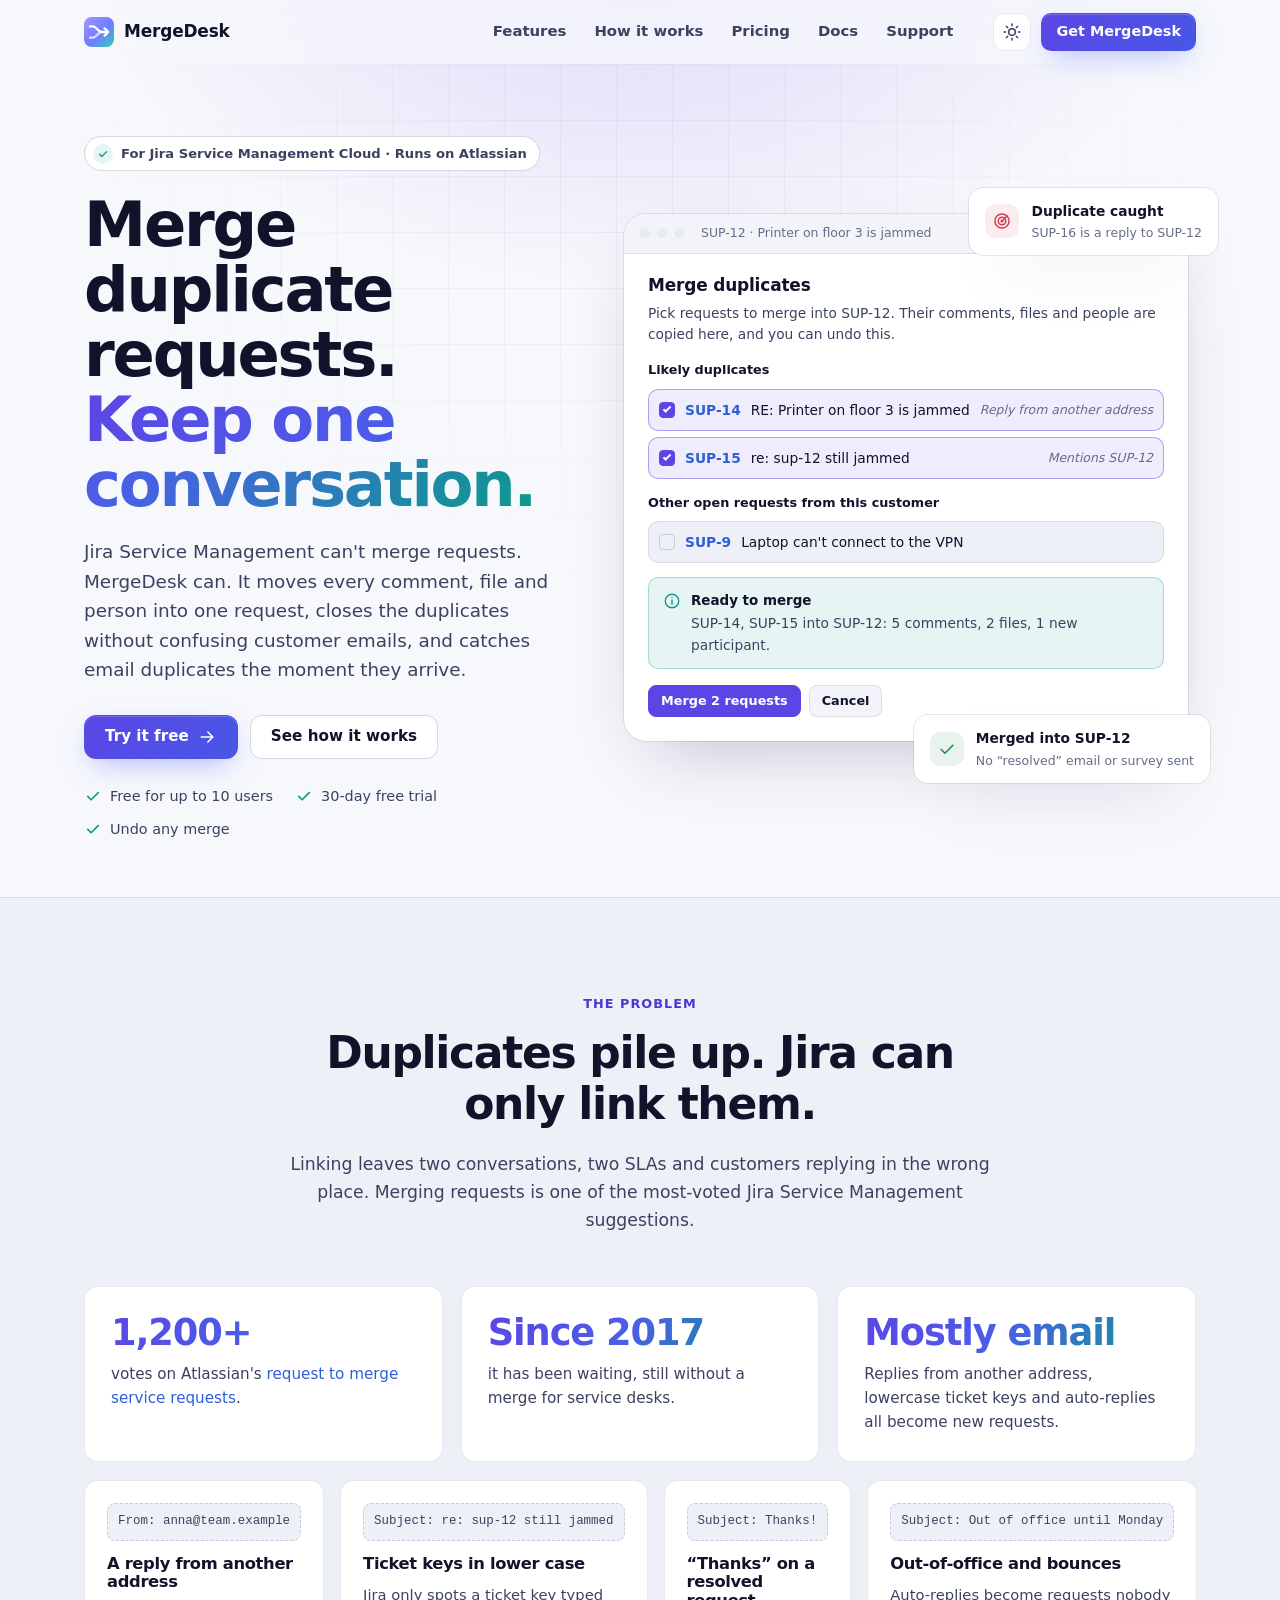
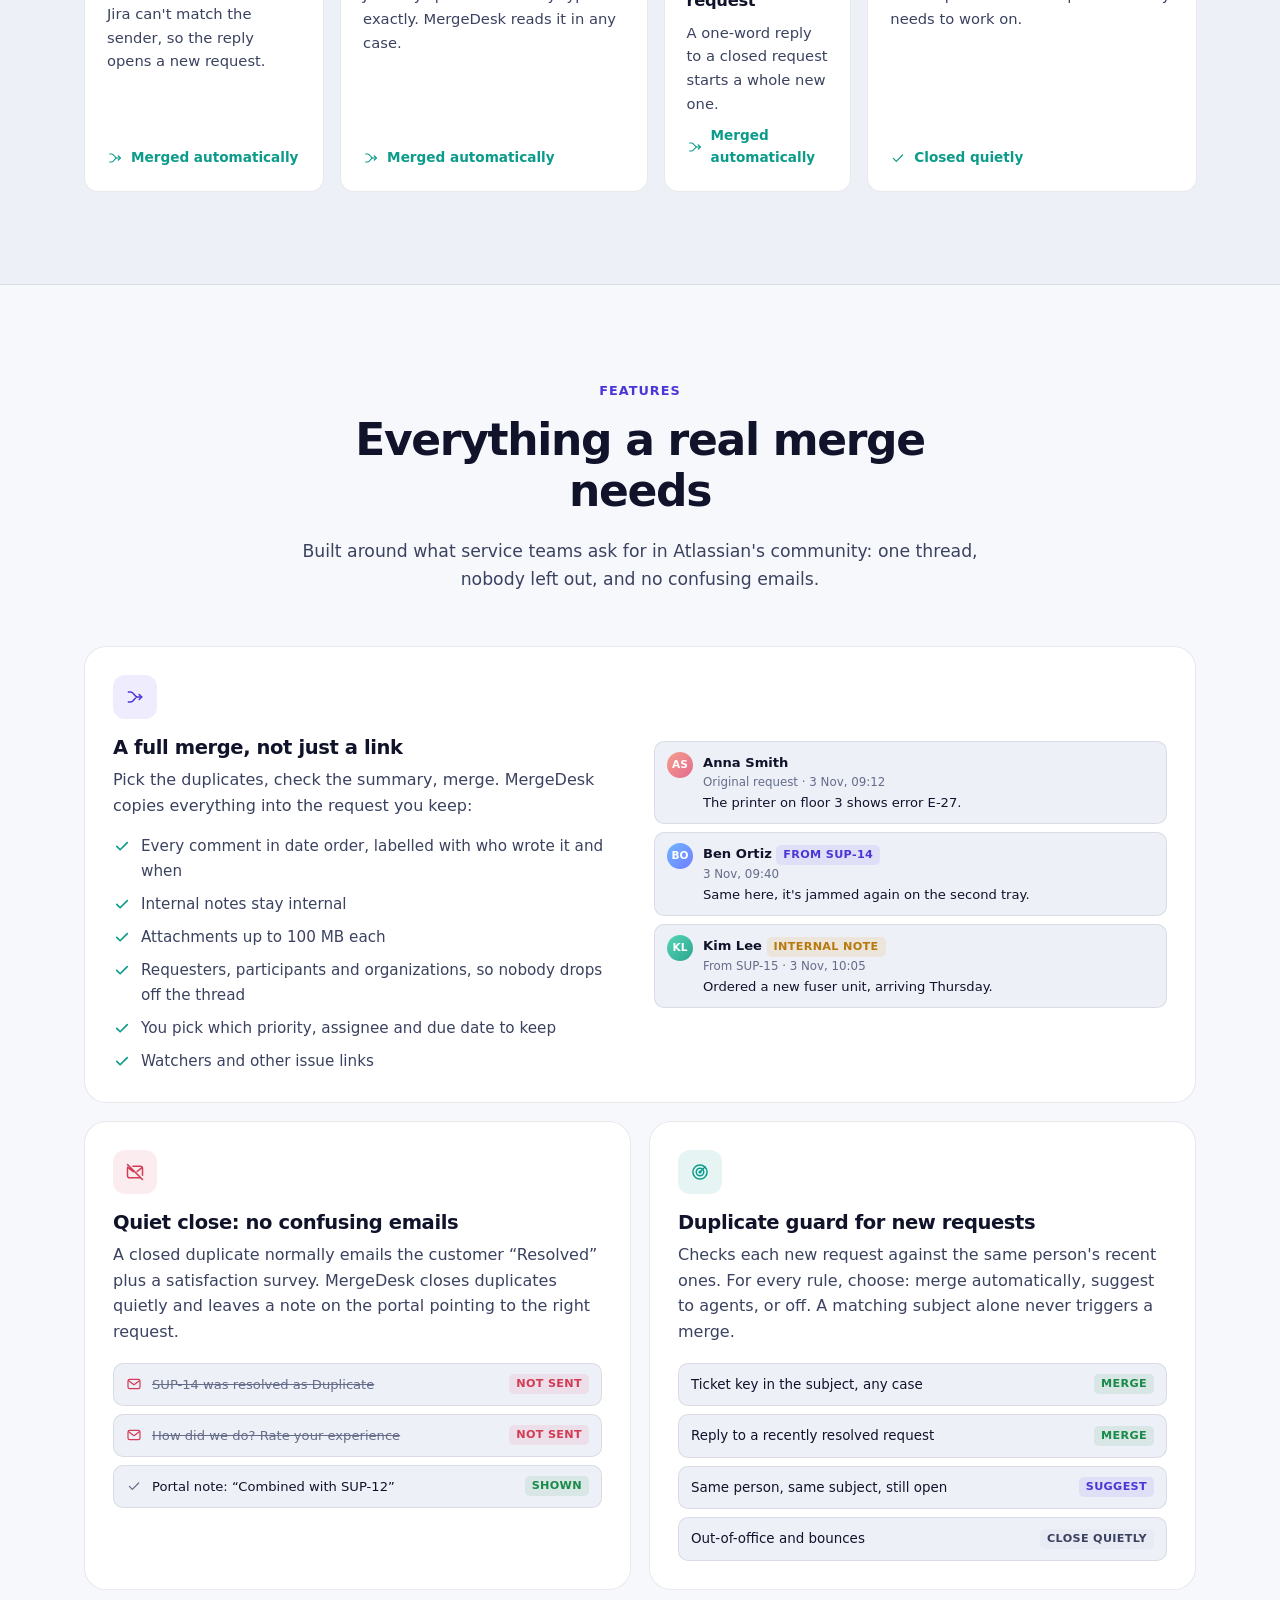
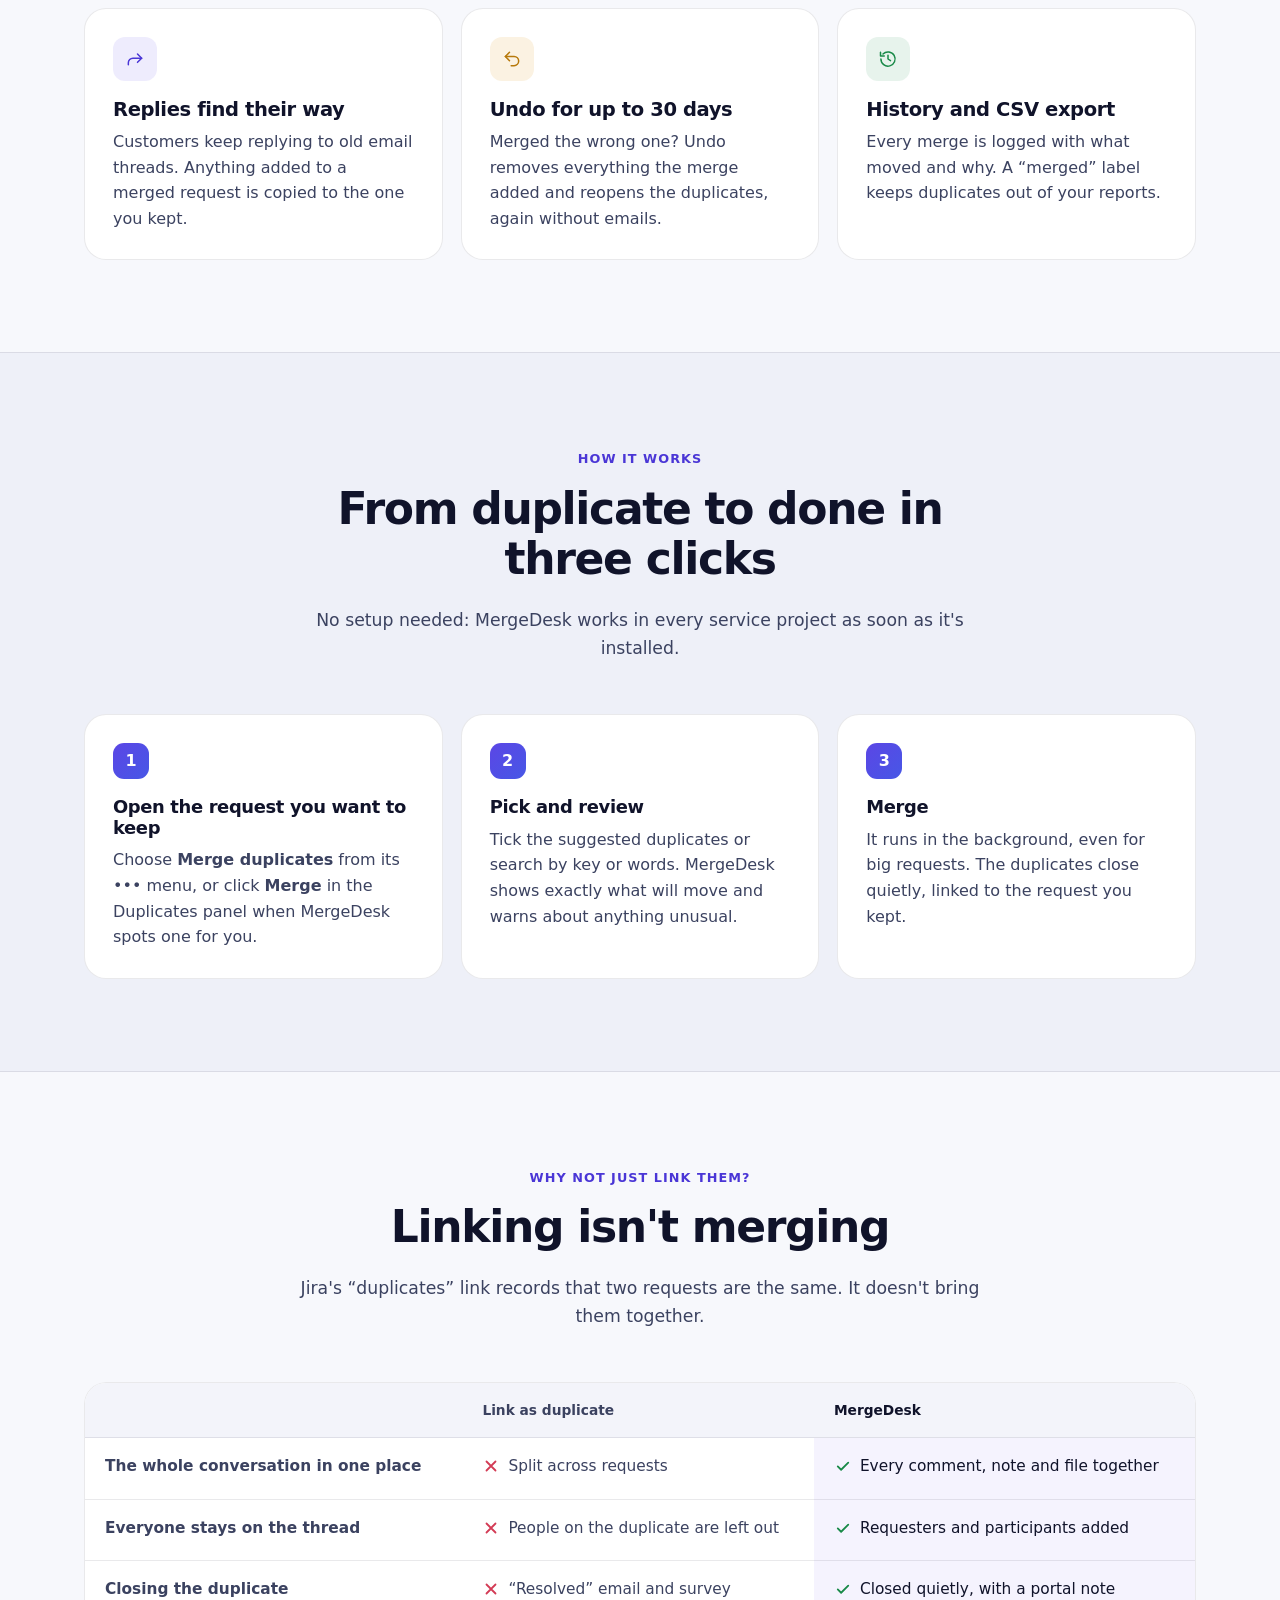
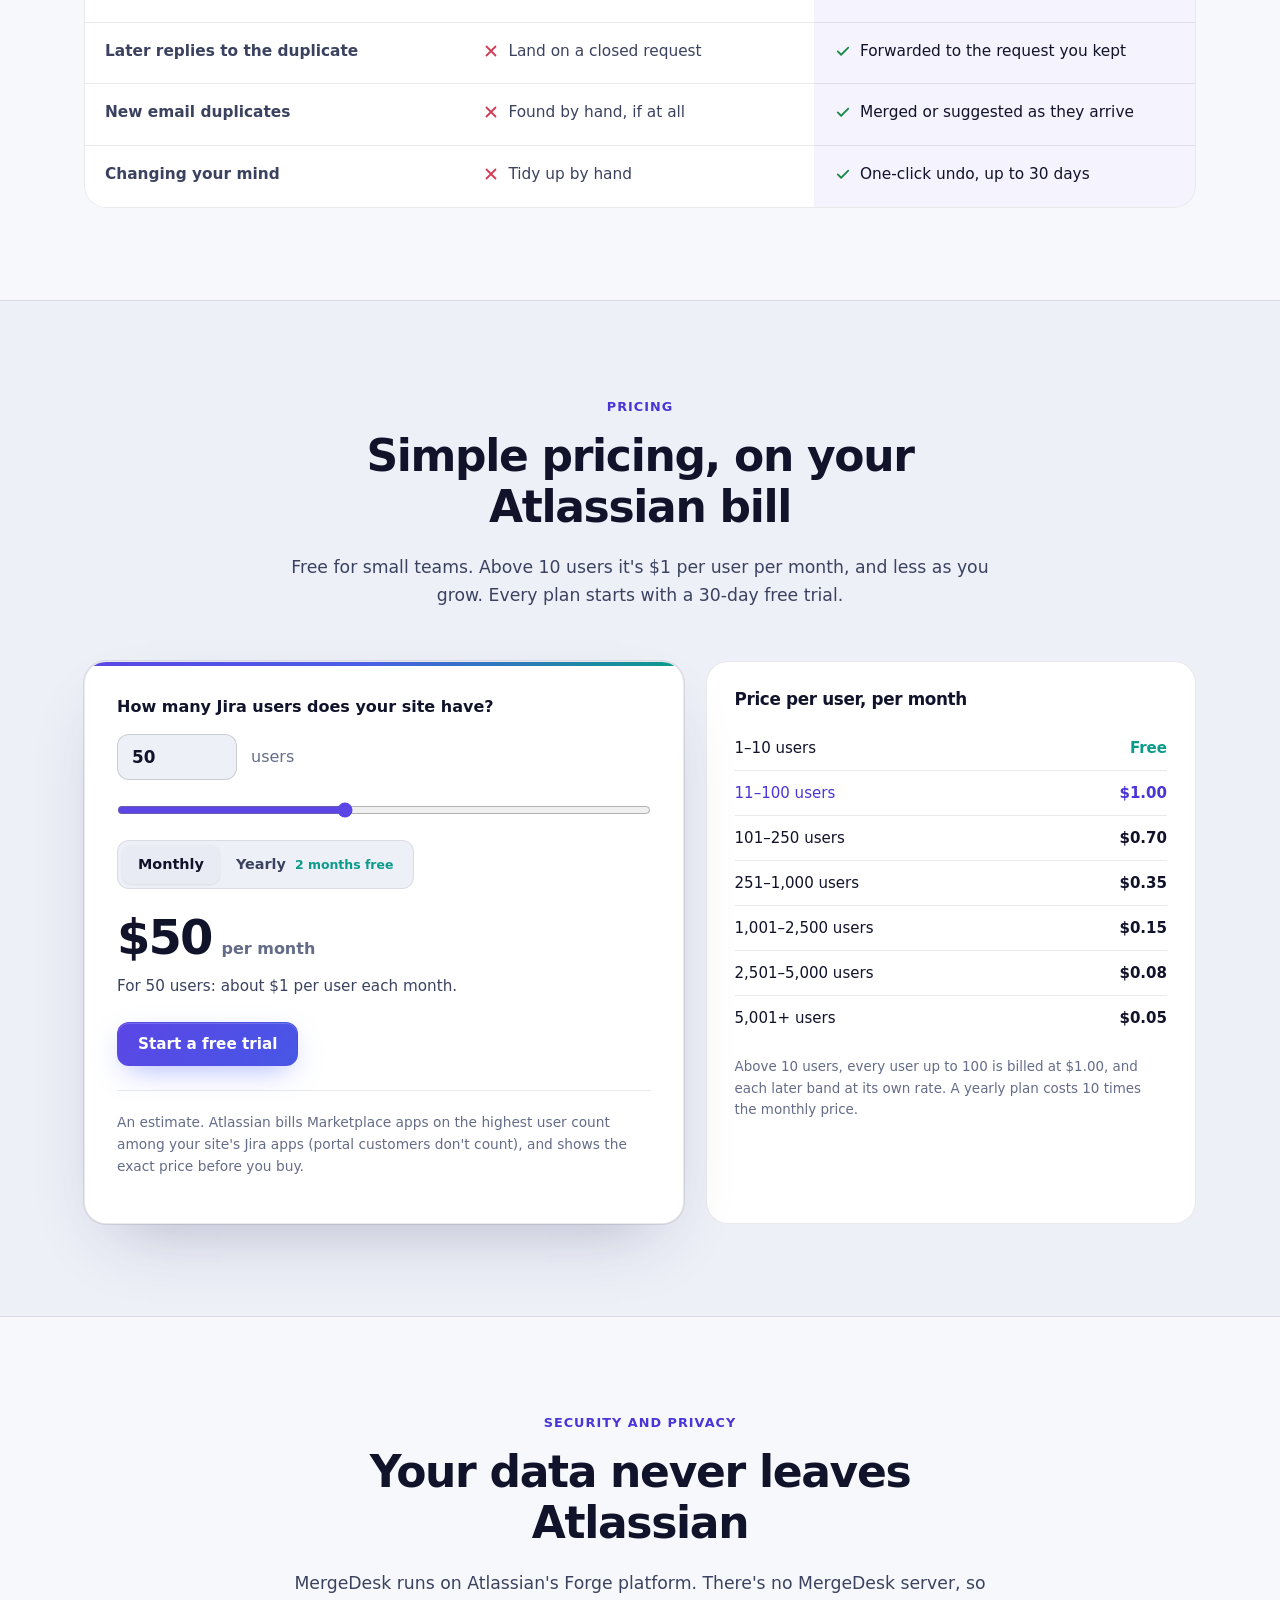
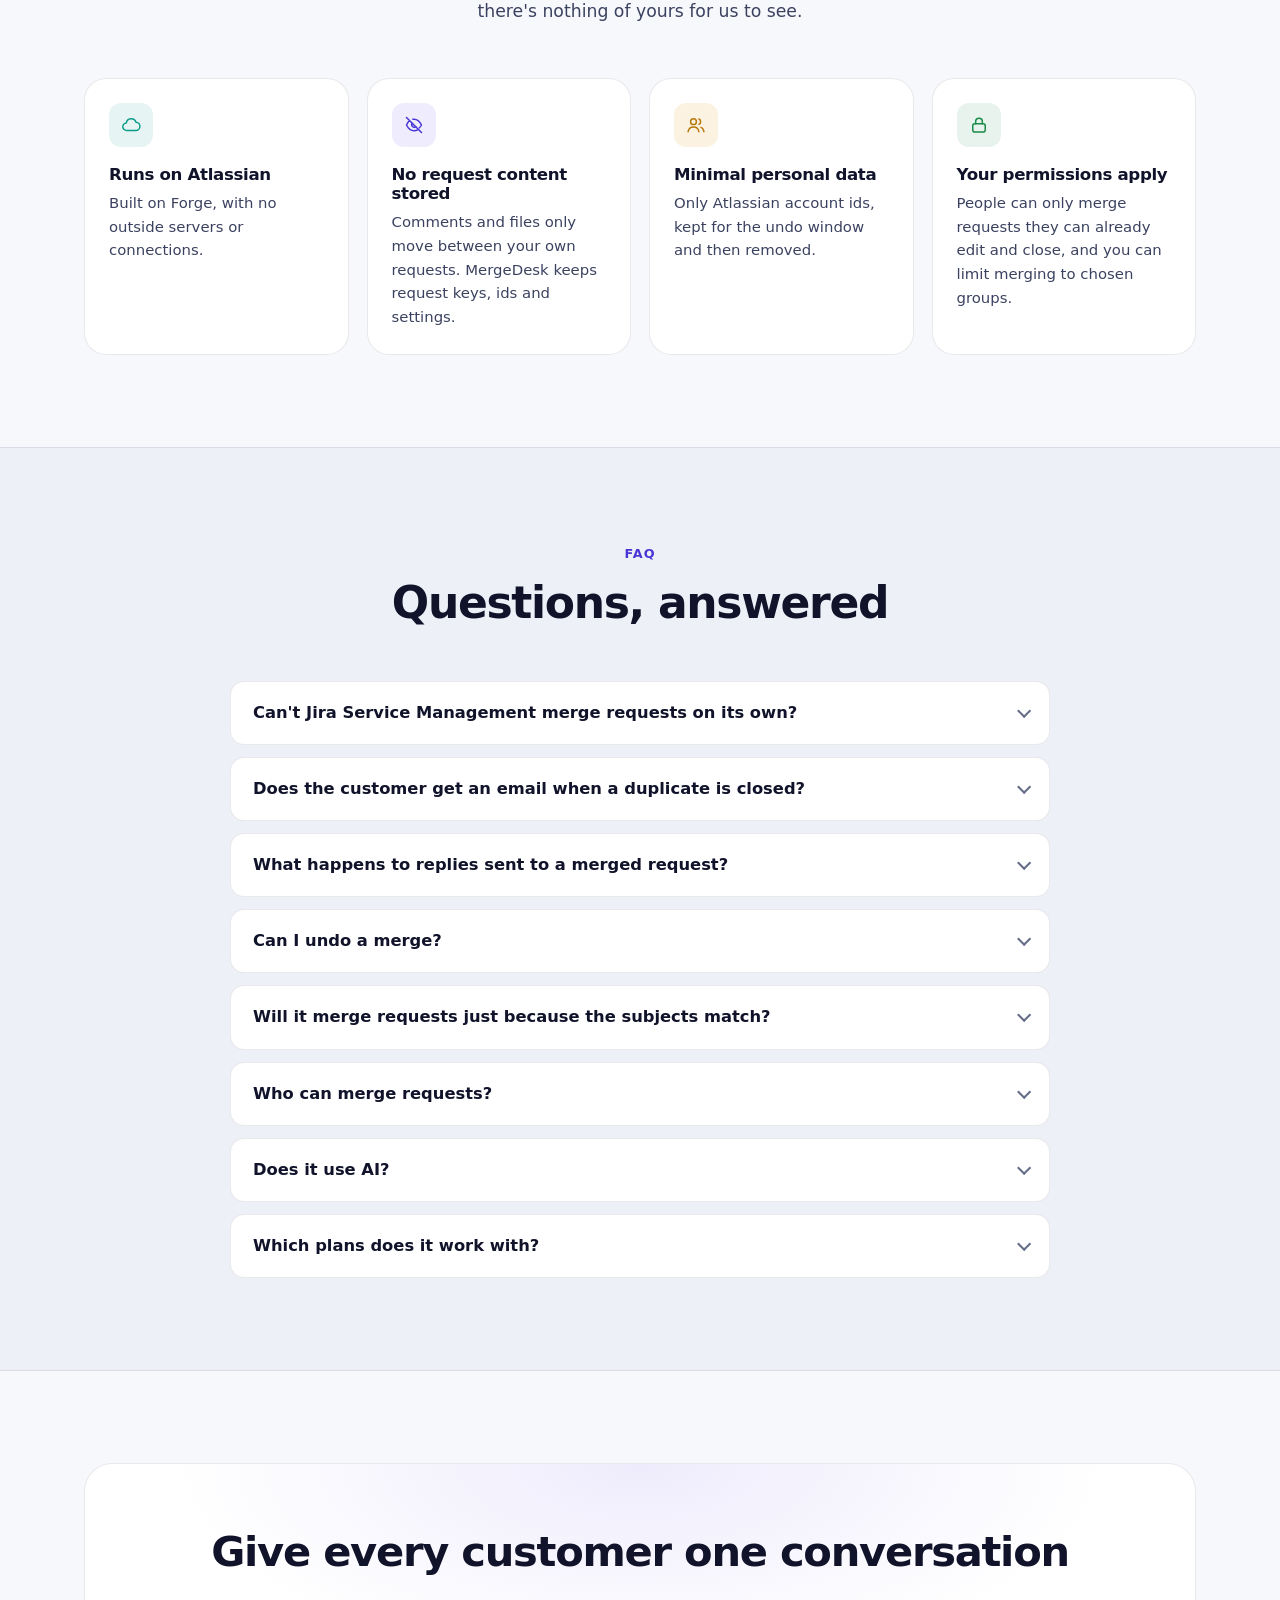
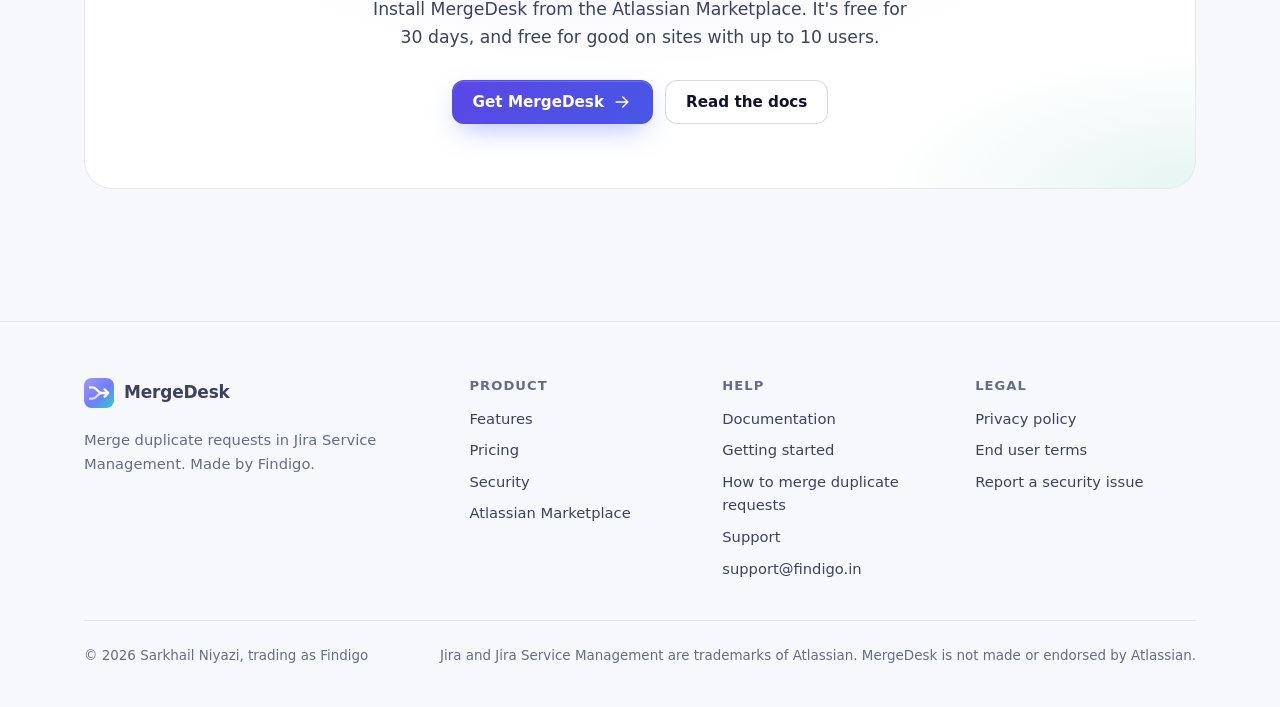
<file: index.html>
<!doctype html>
<html lang="en" class="no-js">
<head>
  <meta charset="utf-8">
  <meta name="viewport" content="width=device-width, initial-scale=1">
  <title>MergeDesk: merge duplicate requests in Jira Service Management</title>
  <meta name="description" content="Merge duplicate Jira Service Management requests in one click. MergeDesk moves comments, files and people into one request, closes duplicates without confusing customer emails, and catches email duplicates as they arrive.">
  <link rel="canonical" href="https://mergedesk.findigo.in/">
  <meta property="og:type" content="website">
  <meta property="og:title" content="MergeDesk: merge duplicate requests in Jira Service Management">
  <meta property="og:description" content="One request, one conversation. Merge duplicates, close them without confusing emails, and undo any merge.">
  <meta property="og:url" content="https://mergedesk.findigo.in/">
  <meta property="og:image" content="https://mergedesk.findigo.in/assets/og.png">
  <meta name="twitter:card" content="summary_large_image">
  <meta name="theme-color" content="#090b12">
  <link rel="icon" href="/assets/logo.svg" type="image/svg+xml">
  <link rel="apple-touch-icon" href="/assets/logo-180.png">
  <link rel="stylesheet" href="/assets/style.css?v=2">
  <script>try{var t=localStorage.getItem('md-theme');if(t)document.documentElement.dataset.theme=t}catch(e){}</script>
  <script defer src="/assets/site.js?v=2"></script>
  <script type="application/ld+json">
  {
    "@context": "https://schema.org",
    "@type": "SoftwareApplication",
    "name": "MergeDesk - Merge Duplicates for Jira Service Management",
    "description": "Merge duplicate Jira Service Management requests: comments, files and people move into one request, duplicates close without confusing customer emails, email duplicates are caught as they arrive, and any merge can be undone.",
    "url": "https://mergedesk.findigo.in/",
    "image": "https://mergedesk.findigo.in/assets/og.png",
    "applicationCategory": "BusinessApplication",
    "operatingSystem": "Jira Service Management Cloud",
    "offers": {
      "@type": "Offer",
      "price": "0",
      "priceCurrency": "USD",
      "description": "Free for up to 10 users, then from $1.00 per user per month, with a 30-day free trial",
      "url": "https://marketplace.atlassian.com/apps/1372531683"
    },
    "publisher": { "@type": "Organization", "name": "Findigo", "email": "support@findigo.in" }
  }
  </script>
</head>
<body>
<a class="skip" href="#main">Skip to content</a>

<header class="site-header">
  <div class="container nav">
    <a class="brand" href="/"><img src="/assets/logo.svg" alt="" width="30" height="30">MergeDesk</a>
    <nav class="nav-links" id="nav-links" aria-label="Main">
      <a href="#features">Features</a>
      <a href="#how">How it works</a>
      <a href="#pricing">Pricing</a>
      <a href="/docs/">Docs</a>
      <a href="/support/">Support</a>
    </nav>
    <div class="nav-actions">
      <button class="theme-toggle" type="button" aria-label="Switch between light and dark"><svg class="icon moon" aria-hidden="true"><use href="/assets/icons.svg#moon"/></svg><svg class="icon sun" aria-hidden="true"><use href="/assets/icons.svg#sun"/></svg></button>
      <a class="btn btn-primary btn-sm" href="https://marketplace.atlassian.com/apps/1372531683">Get MergeDesk</a>
      <button class="menu-toggle" type="button" aria-label="Menu" aria-expanded="false" aria-controls="nav-links"><svg class="icon" aria-hidden="true"><use href="/assets/icons.svg#menu"/></svg></button>
    </div>
  </div>
</header>

<main id="main">

  <!-- Hero -->
  <section class="hero">
    <div class="container hero-grid">
      <div>
        <span class="eyebrow"><span class="dot"><svg class="icon" aria-hidden="true"><use href="/assets/icons.svg#check"/></svg></span>For Jira Service Management Cloud · Runs on Atlassian</span>
        <h1>Merge duplicate requests.<br><span class="grad-text">Keep one conversation.</span></h1>
        <p class="lead">Jira Service Management can't merge requests. MergeDesk can. It moves every comment, file and person into one request, closes the duplicates without confusing customer emails, and catches email duplicates the moment they arrive.</p>
        <div class="cta-row">
          <a class="btn btn-primary" href="https://marketplace.atlassian.com/apps/1372531683">Try it free <svg class="icon" aria-hidden="true"><use href="/assets/icons.svg#arrow-right"/></svg></a>
          <a class="btn btn-ghost" href="#how">See how it works</a>
        </div>
        <ul class="checks">
          <li><svg class="icon" aria-hidden="true"><use href="/assets/icons.svg#check"/></svg>Free for up to 10 users</li>
          <li><svg class="icon" aria-hidden="true"><use href="/assets/icons.svg#check"/></svg>30-day free trial</li>
          <li><svg class="icon" aria-hidden="true"><use href="/assets/icons.svg#check"/></svg>Undo any merge</li>
        </ul>
      </div>

      <div class="stage" aria-label="Example: the Merge duplicates window in Jira">
        <div class="window">
          <div class="window-bar" aria-hidden="true"><i></i><i></i><i></i><span>SUP-12 · Printer on floor 3 is jammed</span></div>
          <div class="dialog">
            <h4>Merge duplicates</h4>
            <p class="intro">Pick requests to merge into SUP-12. Their comments, files and people are copied here, and you can undo this.</p>
            <div class="group-title">Likely duplicates</div>
            <div class="row on"><span class="cb"></span><span class="key">SUP-14</span><span class="summary">RE: Printer on floor 3 is jammed</span><span class="note">Reply from another address</span></div>
            <div class="row on"><span class="cb"></span><span class="key">SUP-15</span><span class="summary">re: sup-12 still jammed</span><span class="note">Mentions SUP-12</span></div>
            <div class="group-title">Other open requests from this customer</div>
            <div class="row"><span class="cb"></span><span class="key">SUP-9</span><span class="summary">Laptop can't connect to the VPN</span></div>
            <div class="review">
              <svg class="icon" aria-hidden="true"><use href="/assets/icons.svg#info"/></svg>
              <div><strong>Ready to merge</strong><span>SUP-14, SUP-15 into SUP-12: 5 comments, 2 files, 1 new participant.</span></div>
            </div>
            <div class="dialog-actions"><span class="mini-btn primary">Merge 2 requests</span><span class="mini-btn">Cancel</span></div>
          </div>
        </div>
        <div class="toast toast-2" aria-hidden="true">
          <span class="badge"><svg class="icon" aria-hidden="true"><use href="/assets/icons.svg#radar"/></svg></span>
          <div><strong>Duplicate caught</strong><span>SUP-16 is a reply to SUP-12</span></div>
        </div>
        <div class="toast toast-1" aria-hidden="true">
          <span class="badge"><svg class="icon" aria-hidden="true"><use href="/assets/icons.svg#check"/></svg></span>
          <div><strong>Merged into SUP-12</strong><span>No “resolved” email or survey sent</span></div>
        </div>
      </div>
    </div>
  </section>

  <!-- Problem -->
  <section class="band">
    <div class="container">
      <div class="section-head reveal">
        <span class="kicker">The problem</span>
        <h2>Duplicates pile up. Jira can only link them.</h2>
        <p>Linking leaves two conversations, two SLAs and customers replying in the wrong place. Merging requests is one of the most-voted Jira Service Management suggestions.</p>
      </div>
      <div class="stats reveal">
        <div class="stat"><b class="grad-text">1,200+</b><p>votes on Atlassian's <a href="https://jira.atlassian.com/browse/JSDCLOUD-4685" rel="noopener">request to merge service requests</a>.</p></div>
        <div class="stat"><b class="grad-text">Since 2017</b><p>it has been waiting, still without a merge for service desks.</p></div>
        <div class="stat"><b class="grad-text">Mostly email</b><p>Replies from another address, lowercase ticket keys and auto-replies all become new requests.</p></div>
      </div>

      <div class="sources reveal">
        <div class="source">
          <div class="mail">From: anna@team.example</div>
          <h3>A reply from another address</h3>
          <p>Jira can't match the sender, so the reply opens a new request.</p>
          <span class="fix"><svg class="icon" aria-hidden="true"><use href="/assets/icons.svg#merge"/></svg>Merged automatically</span>
        </div>
        <div class="source">
          <div class="mail">Subject: re: sup-12 still jammed</div>
          <h3>Ticket keys in lower case</h3>
          <p>Jira only spots a ticket key typed exactly. MergeDesk reads it in any case.</p>
          <span class="fix"><svg class="icon" aria-hidden="true"><use href="/assets/icons.svg#merge"/></svg>Merged automatically</span>
        </div>
        <div class="source">
          <div class="mail">Subject: Thanks!</div>
          <h3>“Thanks” on a resolved request</h3>
          <p>A one-word reply to a closed request starts a whole new one.</p>
          <span class="fix"><svg class="icon" aria-hidden="true"><use href="/assets/icons.svg#merge"/></svg>Merged automatically</span>
        </div>
        <div class="source">
          <div class="mail">Subject: Out of office until Monday</div>
          <h3>Out-of-office and bounces</h3>
          <p>Auto-replies become requests nobody needs to work on.</p>
          <span class="fix"><svg class="icon" aria-hidden="true"><use href="/assets/icons.svg#check"/></svg>Closed quietly</span>
        </div>
      </div>
    </div>
  </section>

  <!-- Features -->
  <section id="features">
    <div class="container">
      <div class="section-head reveal">
        <span class="kicker">Features</span>
        <h2>Everything a real merge needs</h2>
        <p>Built around what service teams ask for in Atlassian's community: one thread, nobody left out, and no confusing emails.</p>
      </div>

      <div class="bento">
        <div class="card feature-main reveal" style="grid-column: 1 / -1">
          <div>
            <div class="ic"><svg class="icon" aria-hidden="true"><use href="/assets/icons.svg#merge"/></svg></div>
            <h3>A full merge, not just a link</h3>
            <p>Pick the duplicates, check the summary, merge. MergeDesk copies everything into the request you keep:</p>
            <ul class="ticklist">
              <li><svg class="icon" aria-hidden="true"><use href="/assets/icons.svg#check"/></svg>Every comment in date order, labelled with who wrote it and when</li>
              <li><svg class="icon" aria-hidden="true"><use href="/assets/icons.svg#check"/></svg>Internal notes stay internal</li>
              <li><svg class="icon" aria-hidden="true"><use href="/assets/icons.svg#check"/></svg>Attachments up to 100 MB each</li>
              <li><svg class="icon" aria-hidden="true"><use href="/assets/icons.svg#check"/></svg>Requesters, participants and organizations, so nobody drops off the thread</li>
              <li><svg class="icon" aria-hidden="true"><use href="/assets/icons.svg#check"/></svg>You pick which priority, assignee and due date to keep</li>
              <li><svg class="icon" aria-hidden="true"><use href="/assets/icons.svg#check"/></svg>Watchers and other issue links</li>
            </ul>
          </div>
          <div class="timeline" aria-label="Example: the kept request after a merge">
            <div class="tl-item"><span class="avatar av-1">AS</span><div><div class="who">Anna Smith</div><div class="meta">Original request · 3 Nov, 09:12</div>The printer on floor 3 shows error E-27.</div></div>
            <div class="tl-item"><span class="avatar av-2">BO</span><div><div class="who">Ben Ortiz <span class="lozenge lz-purple">From SUP-14</span></div><div class="meta">3 Nov, 09:40</div>Same here, it's jammed again on the second tray.</div></div>
            <div class="tl-item"><span class="avatar av-3">KL</span><div><div class="who">Kim Lee <span class="lozenge lz-amber">Internal note</span></div><div class="meta">From SUP-15 · 3 Nov, 10:05</div>Ordered a new fuser unit, arriving Thursday.</div></div>
          </div>
        </div>

        <div class="card span-3 reveal">
          <div class="ic rose"><svg class="icon" aria-hidden="true"><use href="/assets/icons.svg#mail-off"/></svg></div>
          <h3>Quiet close: no confusing emails</h3>
          <p>A closed duplicate normally emails the customer “Resolved” plus a satisfaction survey. MergeDesk closes duplicates quietly and leaves a note on the portal pointing to the right request.</p>
          <div class="inbox">
            <div class="mail-row struck"><svg class="icon" aria-hidden="true"><use href="/assets/icons.svg#mail"/></svg><span class="subj">SUP-14 was resolved as Duplicate</span><span class="lozenge lz-rose">Not sent</span></div>
            <div class="mail-row struck"><svg class="icon" aria-hidden="true"><use href="/assets/icons.svg#mail"/></svg><span class="subj">How did we do? Rate your experience</span><span class="lozenge lz-rose">Not sent</span></div>
            <div class="mail-row"><svg class="icon" aria-hidden="true"><use href="/assets/icons.svg#check"/></svg><span class="subj">Portal note: “Combined with SUP-12”</span><span class="lozenge lz-green">Shown</span></div>
          </div>
        </div>

        <div class="card span-3 reveal">
          <div class="ic teal"><svg class="icon" aria-hidden="true"><use href="/assets/icons.svg#radar"/></svg></div>
          <h3>Duplicate guard for new requests</h3>
          <p>Checks each new request against the same person's recent ones. For every rule, choose: merge automatically, suggest to agents, or off. A matching subject alone never triggers a merge.</p>
          <div class="rules">
            <div class="rule"><span>Ticket key in the subject, any case</span><span class="lozenge lz-green">Merge</span></div>
            <div class="rule"><span>Reply to a recently resolved request</span><span class="lozenge lz-green">Merge</span></div>
            <div class="rule"><span>Same person, same subject, still open</span><span class="lozenge lz-purple">Suggest</span></div>
            <div class="rule"><span>Out-of-office and bounces</span><span class="lozenge lz-grey">Close quietly</span></div>
          </div>
        </div>

        <div class="card span-2 reveal">
          <div class="ic"><svg class="icon" aria-hidden="true"><use href="/assets/icons.svg#forward"/></svg></div>
          <h3>Replies find their way</h3>
          <p>Customers keep replying to old email threads. Anything added to a merged request is copied to the one you kept.</p>
        </div>
        <div class="card span-2 reveal">
          <div class="ic amber"><svg class="icon" aria-hidden="true"><use href="/assets/icons.svg#undo"/></svg></div>
          <h3>Undo for up to 30 days</h3>
          <p>Merged the wrong one? Undo removes everything the merge added and reopens the duplicates, again without emails.</p>
        </div>
        <div class="card span-2 reveal">
          <div class="ic green"><svg class="icon" aria-hidden="true"><use href="/assets/icons.svg#history"/></svg></div>
          <h3>History and CSV export</h3>
          <p>Every merge is logged with what moved and why. A “merged” label keeps duplicates out of your reports.</p>
        </div>
      </div>
    </div>
  </section>

  <!-- How it works -->
  <section id="how" class="band">
    <div class="container">
      <div class="section-head reveal">
        <span class="kicker">How it works</span>
        <h2>From duplicate to done in three clicks</h2>
        <p>No setup needed: MergeDesk works in every service project as soon as it's installed.</p>
      </div>
      <div class="steps reveal">
        <div class="step"><h3>Open the request you want to keep</h3><p>Choose <strong>Merge duplicates</strong> from its ••• menu, or click <strong>Merge</strong> in the Duplicates panel when MergeDesk spots one for you.</p></div>
        <div class="step"><h3>Pick and review</h3><p>Tick the suggested duplicates or search by key or words. MergeDesk shows exactly what will move and warns about anything unusual.</p></div>
        <div class="step"><h3>Merge</h3><p>It runs in the background, even for big requests. The duplicates close quietly, linked to the request you kept.</p></div>
      </div>
    </div>
  </section>

  <!-- Compare -->
  <section>
    <div class="container">
      <div class="section-head reveal">
        <span class="kicker">Why not just link them?</span>
        <h2>Linking isn't merging</h2>
        <p>Jira's “duplicates” link records that two requests are the same. It doesn't bring them together.</p>
      </div>
      <div class="table-wrap reveal">
        <table class="compare">
          <thead><tr><th scope="col"><span class="sr-only">What you need</span></th><th scope="col">Link as duplicate</th><th scope="col" class="us">MergeDesk</th></tr></thead>
          <tbody>
            <tr><td>The whole conversation in one place</td><td><span class="no"><svg class="icon" aria-hidden="true"><use href="/assets/icons.svg#x"/></svg>Split across requests</span></td><td class="us"><span class="yes"><svg class="icon" aria-hidden="true"><use href="/assets/icons.svg#check"/></svg>Every comment, note and file together</span></td></tr>
            <tr><td>Everyone stays on the thread</td><td><span class="no"><svg class="icon" aria-hidden="true"><use href="/assets/icons.svg#x"/></svg>People on the duplicate are left out</span></td><td class="us"><span class="yes"><svg class="icon" aria-hidden="true"><use href="/assets/icons.svg#check"/></svg>Requesters and participants added</span></td></tr>
            <tr><td>Closing the duplicate</td><td><span class="no"><svg class="icon" aria-hidden="true"><use href="/assets/icons.svg#x"/></svg>“Resolved” email and survey</span></td><td class="us"><span class="yes"><svg class="icon" aria-hidden="true"><use href="/assets/icons.svg#check"/></svg>Closed quietly, with a portal note</span></td></tr>
            <tr><td>Later replies to the duplicate</td><td><span class="no"><svg class="icon" aria-hidden="true"><use href="/assets/icons.svg#x"/></svg>Land on a closed request</span></td><td class="us"><span class="yes"><svg class="icon" aria-hidden="true"><use href="/assets/icons.svg#check"/></svg>Forwarded to the request you kept</span></td></tr>
            <tr><td>New email duplicates</td><td><span class="no"><svg class="icon" aria-hidden="true"><use href="/assets/icons.svg#x"/></svg>Found by hand, if at all</span></td><td class="us"><span class="yes"><svg class="icon" aria-hidden="true"><use href="/assets/icons.svg#check"/></svg>Merged or suggested as they arrive</span></td></tr>
            <tr><td>Changing your mind</td><td><span class="no"><svg class="icon" aria-hidden="true"><use href="/assets/icons.svg#x"/></svg>Tidy up by hand</span></td><td class="us"><span class="yes"><svg class="icon" aria-hidden="true"><use href="/assets/icons.svg#check"/></svg>One-click undo, up to 30 days</span></td></tr>
          </tbody>
        </table>
      </div>
    </div>
  </section>

  <!-- Pricing -->
  <section id="pricing" class="band">
    <div class="container">
      <div class="section-head reveal">
        <span class="kicker">Pricing</span>
        <h2>Simple pricing, on your Atlassian bill</h2>
        <p>Free for small teams. Above 10 users it's $1 per user per month, and less as you grow. Every plan starts with a 30-day free trial.</p>
      </div>
      <div class="pricing reveal">
        <div class="calc" data-calc>
          <label for="users">How many Jira users does your site have?</label>
          <div class="calc-users">
            <input id="users" type="number" min="1" max="10000" value="50" inputmode="numeric">
            <span>users</span>
          </div>
          <input type="range" min="0" max="1000" value="425" aria-label="Number of users">
          <div class="billing" role="group" aria-label="Billing">
            <button type="button" data-billing="monthly" aria-pressed="true">Monthly</button>
            <button type="button" data-billing="annual" aria-pressed="false">Yearly <span class="save">2 months free</span></button>
          </div>
          <div class="price-out" aria-live="polite"><span class="amount" data-amount>$50</span><span class="per" data-per>per month</span></div>
          <p class="price-sub" data-sub>For 50 users: about $1 per user each month.</p>
          <div class="cta-row" style="margin:24px 0 0"><a class="btn btn-primary" href="https://marketplace.atlassian.com/apps/1372531683">Start a free trial</a></div>
          <p class="price-note">An estimate. Atlassian bills Marketplace apps on the highest user count among your site's Jira apps (portal customers don't count), and shows the exact price before you buy.</p>
        </div>
        <div class="tiers">
          <h3>Price per user, per month</h3>
          <table>
            <tbody>
              <tr data-tier="0"><td>1–10 users</td><td class="free">Free</td></tr>
              <tr data-tier="1"><td>11–100 users</td><td>$1.00</td></tr>
              <tr data-tier="2"><td>101–250 users</td><td>$0.70</td></tr>
              <tr data-tier="3"><td>251–1,000 users</td><td>$0.35</td></tr>
              <tr data-tier="4"><td>1,001–2,500 users</td><td>$0.15</td></tr>
              <tr data-tier="5"><td>2,501–5,000 users</td><td>$0.08</td></tr>
              <tr data-tier="6"><td>5,001+ users</td><td>$0.05</td></tr>
            </tbody>
          </table>
          <p>Above 10 users, every user up to 100 is billed at $1.00, and each later band at its own rate. A yearly plan costs 10 times the monthly price.</p>
        </div>
      </div>
    </div>
  </section>

  <!-- Security -->
  <section id="security">
    <div class="container">
      <div class="section-head reveal">
        <span class="kicker">Security and privacy</span>
        <h2>Your data never leaves Atlassian</h2>
        <p>MergeDesk runs on Atlassian's Forge platform. There's no MergeDesk server, so there's nothing of yours for us to see.</p>
      </div>
      <div class="trust reveal">
        <div class="card"><div class="ic teal"><svg class="icon" aria-hidden="true"><use href="/assets/icons.svg#cloud"/></svg></div><h3>Runs on Atlassian</h3><p>Built on Forge, with no outside servers or connections.</p></div>
        <div class="card"><div class="ic"><svg class="icon" aria-hidden="true"><use href="/assets/icons.svg#eye-off"/></svg></div><h3>No request content stored</h3><p>Comments and files only move between your own requests. MergeDesk keeps request keys, ids and settings.</p></div>
        <div class="card"><div class="ic amber"><svg class="icon" aria-hidden="true"><use href="/assets/icons.svg#users"/></svg></div><h3>Minimal personal data</h3><p>Only Atlassian account ids, kept for the undo window and then removed.</p></div>
        <div class="card"><div class="ic green"><svg class="icon" aria-hidden="true"><use href="/assets/icons.svg#lock"/></svg></div><h3>Your permissions apply</h3><p>People can only merge requests they can already edit and close, and you can limit merging to chosen groups.</p></div>
      </div>
    </div>
  </section>

  <!-- FAQ -->
  <section id="faq" class="band">
    <div class="container">
      <div class="section-head reveal">
        <span class="kicker">FAQ</span>
        <h2>Questions, answered</h2>
      </div>
      <div class="faq reveal">
        <details>
          <summary>Can't Jira Service Management merge requests on its own?</summary>
          <p>No. It can link two requests as duplicates and close one, but the comments, files and people stay split between them. Atlassian's request to add merging has been open since 2017. Read <a href="/guides/merge-duplicate-requests/">how to merge duplicate requests in Jira Service Management</a>, with and without an app.</p>
        </details>
        <details>
          <summary>Does the customer get an email when a duplicate is closed?</summary>
          <p>Not with the default quiet close. MergeDesk briefly removes the duplicate's request type, which stops Jira Service Management sending the “resolved” email and satisfaction survey, then puts it back 5 minutes later. The customer still sees the request and a note on the portal. If you prefer the usual emails, switch to normal close in the settings.</p>
        </details>
        <details>
          <summary>What happens to replies sent to a merged request?</summary>
          <p>They're copied to the request you kept, as internal notes by default, so the customer isn't emailed their own words back.</p>
        </details>
        <details>
          <summary>Can I undo a merge?</summary>
          <p>Yes, for 7 days by default; your Jira admin can choose anything from 1 to 30. Undo deletes what the merge added, puts back any fields it changed and reopens the duplicates, without emailing the customer.</p>
        </details>
        <details>
          <summary>Will it merge requests just because the subjects match?</summary>
          <p>No. A matching subject alone only ever suggests a merge to an agent. Automatic merges need stronger evidence, such as the request's key in the subject or a reply in the same email thread. If the emails mention different order or ticket numbers, MergeDesk only suggests.</p>
        </details>
        <details>
          <summary>Who can merge requests?</summary>
          <p>Anyone who can edit and close both requests in Jira, checked before every merge and every undo. Admins can also limit merging to members of chosen groups.</p>
        </details>
        <details>
          <summary>Does it use AI?</summary>
          <p>No. Duplicates are found with clear rules you can see and change, so you always know why a request was flagged.</p>
        </details>
        <details>
          <summary>Which plans does it work with?</summary>
          <p>Every Jira Service Management Cloud plan, including Free. Sites with up to 10 users don't pay for MergeDesk, and everyone else gets a 30-day free trial.</p>
        </details>
      </div>
    </div>
  </section>

  <!-- CTA -->
  <section>
    <div class="container">
      <div class="cta-band reveal">
        <h2>Give every customer one conversation</h2>
        <p>Install MergeDesk from the Atlassian Marketplace. It's free for 30 days, and free for good on sites with up to 10 users.</p>
        <div class="cta-row">
          <a class="btn btn-primary" href="https://marketplace.atlassian.com/apps/1372531683">Get MergeDesk <svg class="icon" aria-hidden="true"><use href="/assets/icons.svg#arrow-right"/></svg></a>
          <a class="btn btn-ghost" href="/docs/">Read the docs</a>
        </div>
      </div>
    </div>
  </section>
</main>

<footer class="site-footer">
  <div class="container">
    <div class="footer-grid">
      <div class="footer-about">
        <a class="brand" href="/"><img src="/assets/logo.svg" alt="" width="30" height="30">MergeDesk</a>
        <p>Merge duplicate requests in Jira Service Management. Made by Findigo.</p>
      </div>
      <div>
        <h4>Product</h4>
        <ul>
          <li><a href="/#features">Features</a></li>
          <li><a href="/#pricing">Pricing</a></li>
          <li><a href="/#security">Security</a></li>
          <li><a href="https://marketplace.atlassian.com/apps/1372531683">Atlassian Marketplace</a></li>
        </ul>
      </div>
      <div>
        <h4>Help</h4>
        <ul>
          <li><a href="/docs/">Documentation</a></li>
          <li><a href="/docs/#getting-started">Getting started</a></li>
          <li><a href="/guides/merge-duplicate-requests/">How to merge duplicate requests</a></li>
          <li><a href="/support/">Support</a></li>
          <li><a href="mailto:support@findigo.in">support@findigo.in</a></li>
        </ul>
      </div>
      <div>
        <h4>Legal</h4>
        <ul>
          <li><a href="/privacy/">Privacy policy</a></li>
          <li><a href="https://www.atlassian.com/licensing/marketplace/termsofuse" rel="noopener">End user terms</a></li>
          <li><a href="/support/#security">Report a security issue</a></li>
        </ul>
      </div>
    </div>
    <div class="legal">
      <span>© <span data-year>2026</span> Sarkhail Niyazi, trading as Findigo</span>
      <span>Jira and Jira Service Management are trademarks of Atlassian. MergeDesk is not made or endorsed by Atlassian.</span>
    </div>
  </div>
</footer>
</body>
</html>
</file>
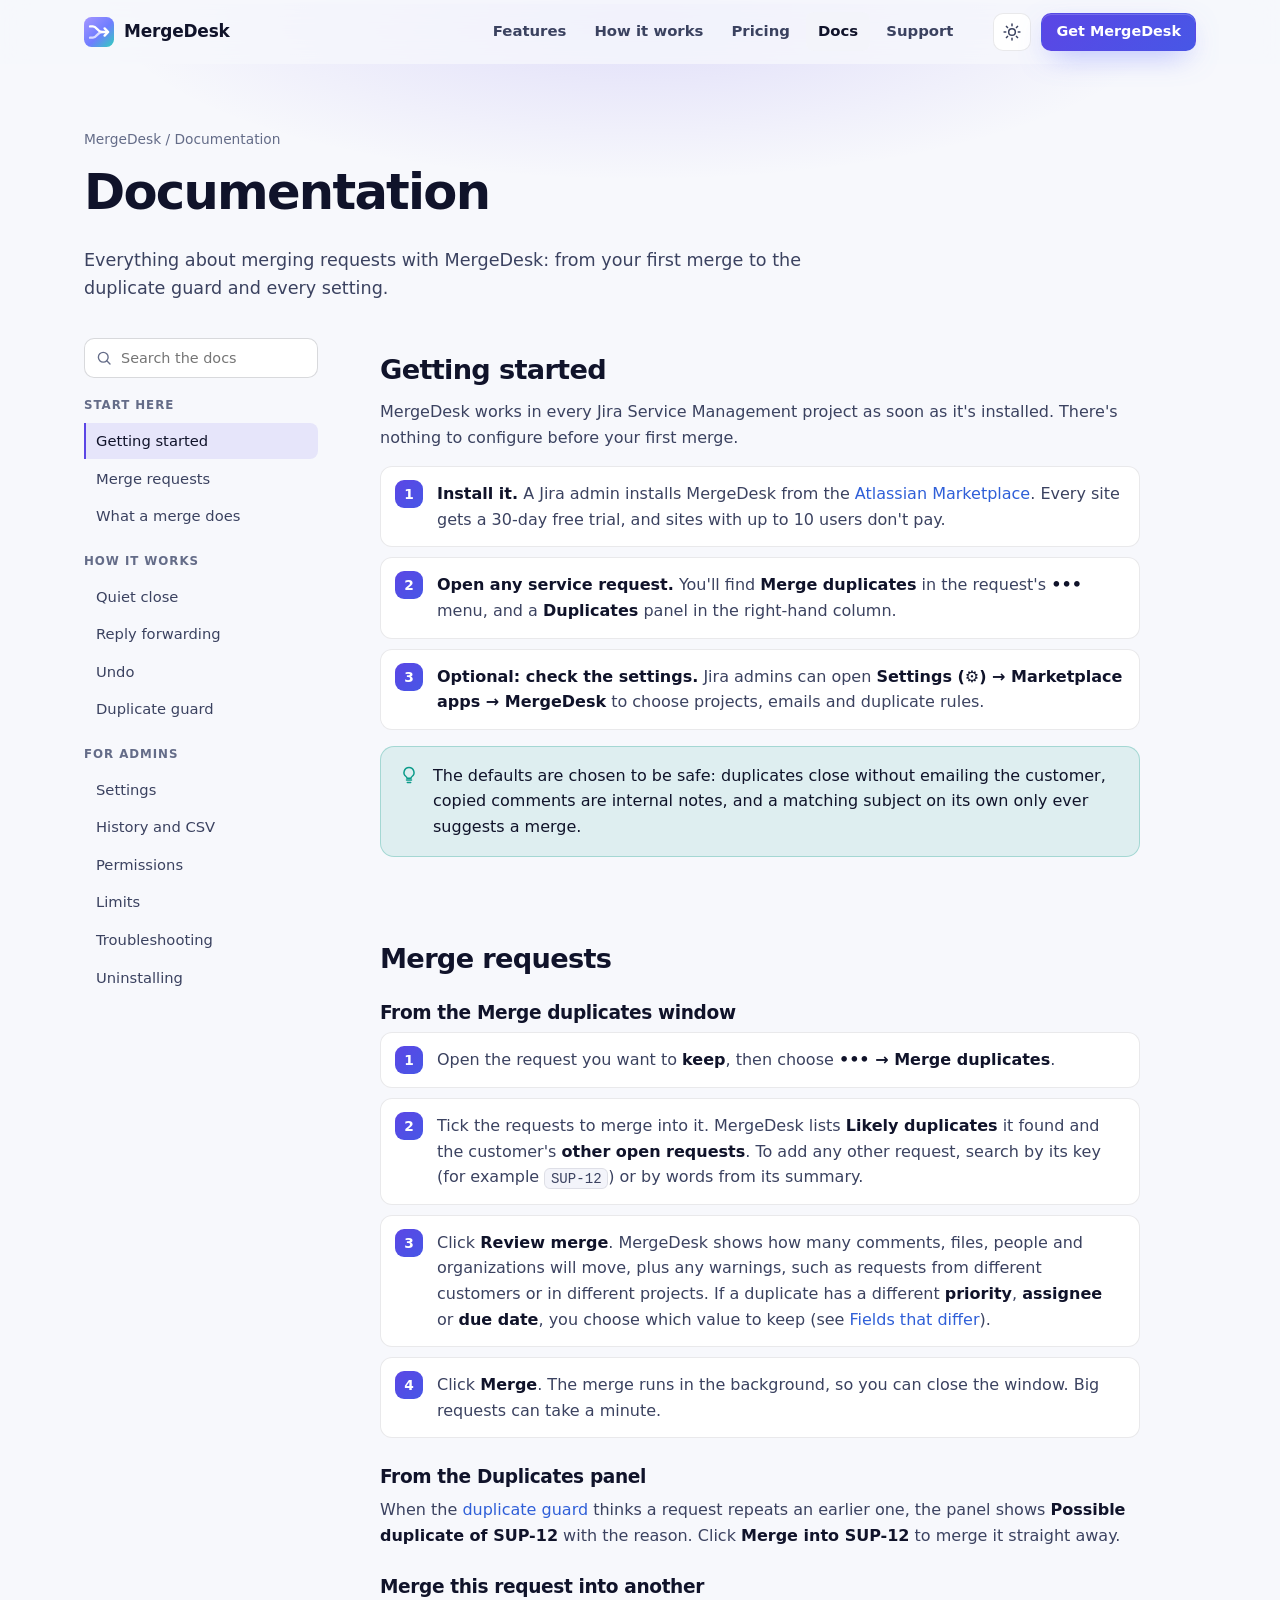
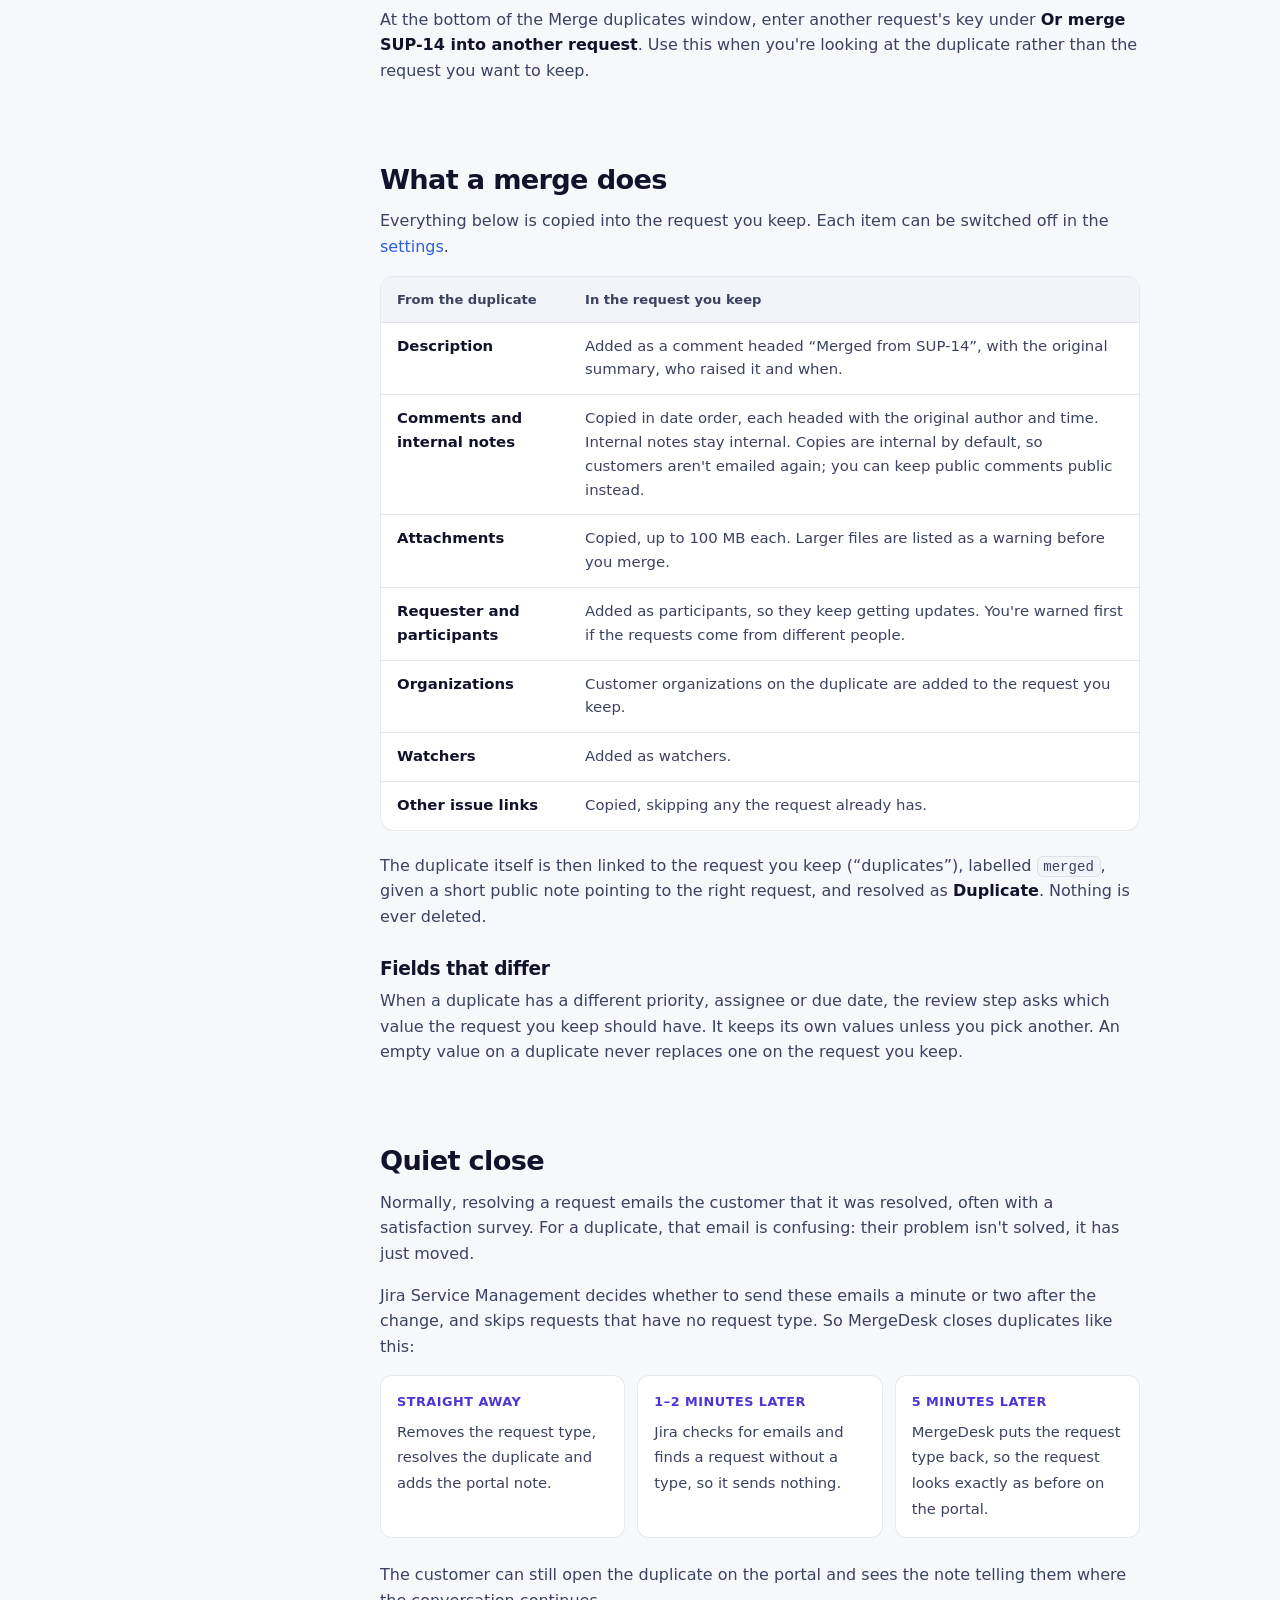
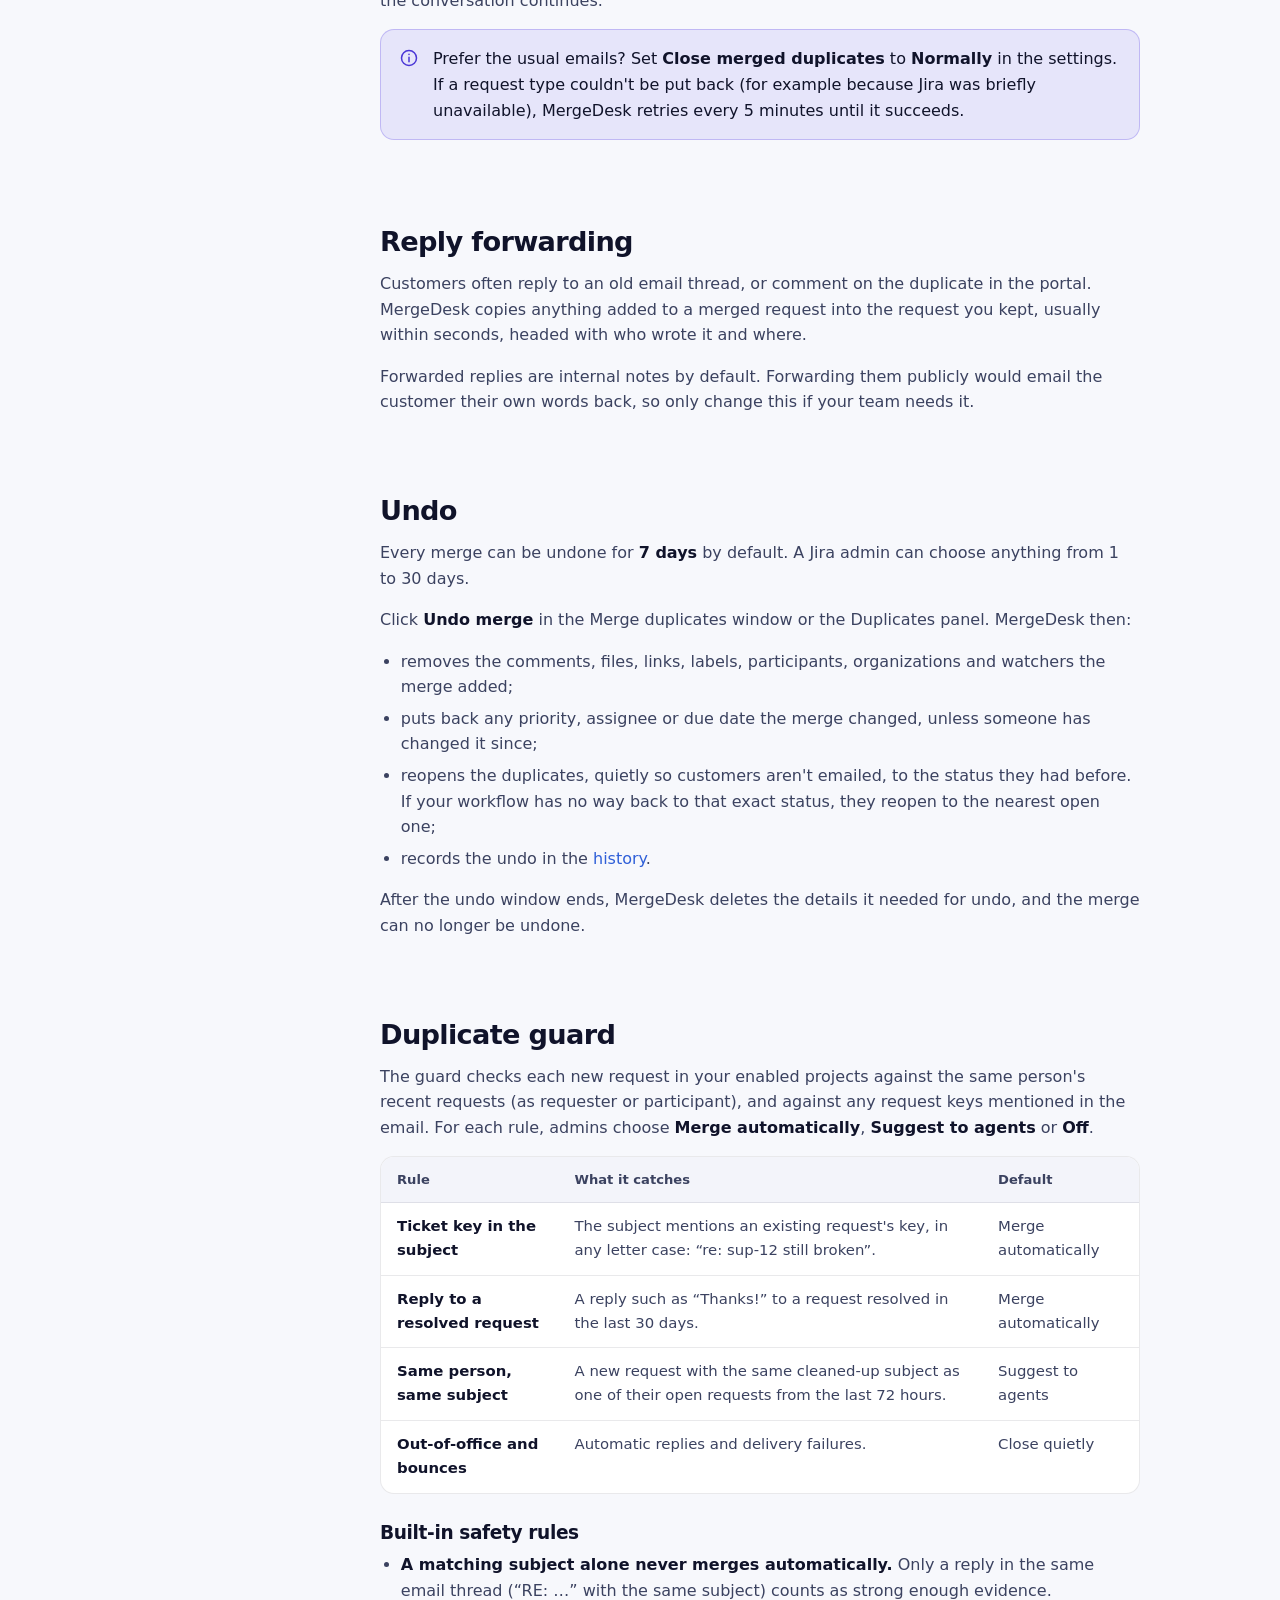
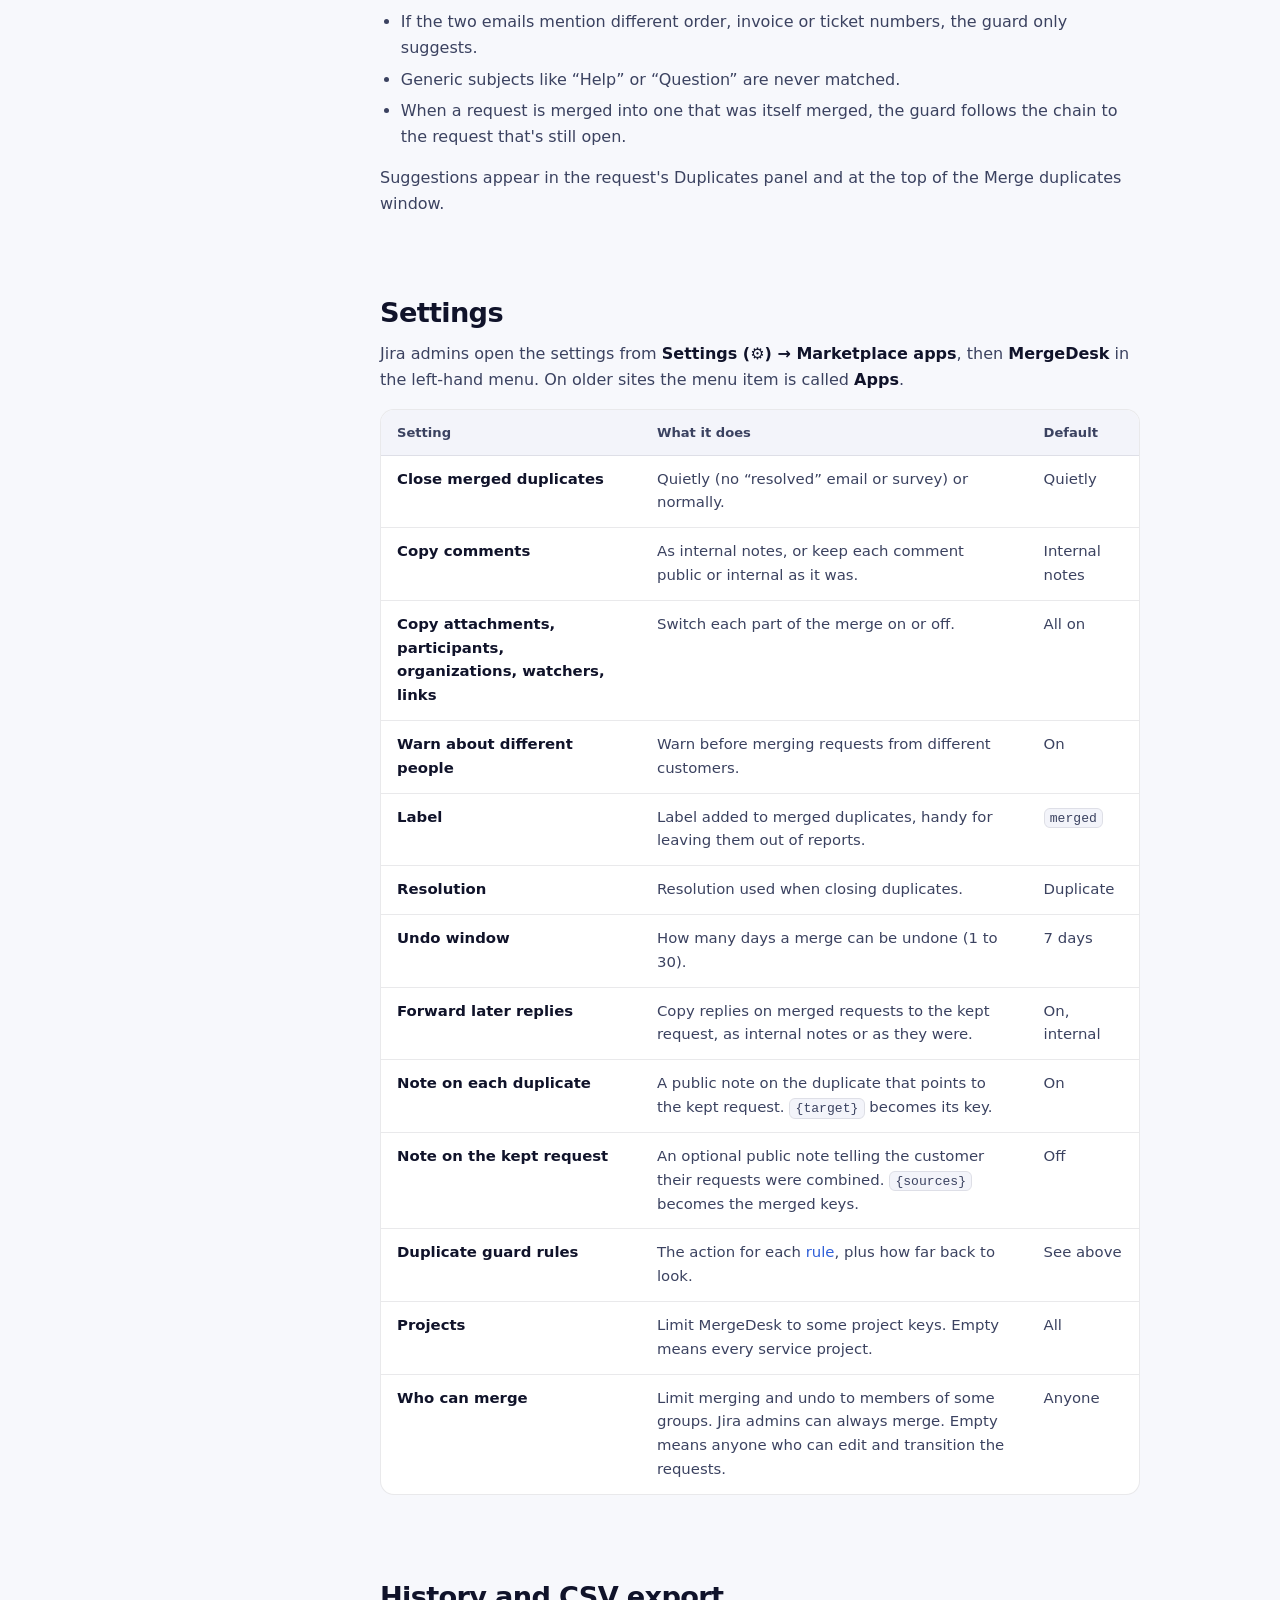
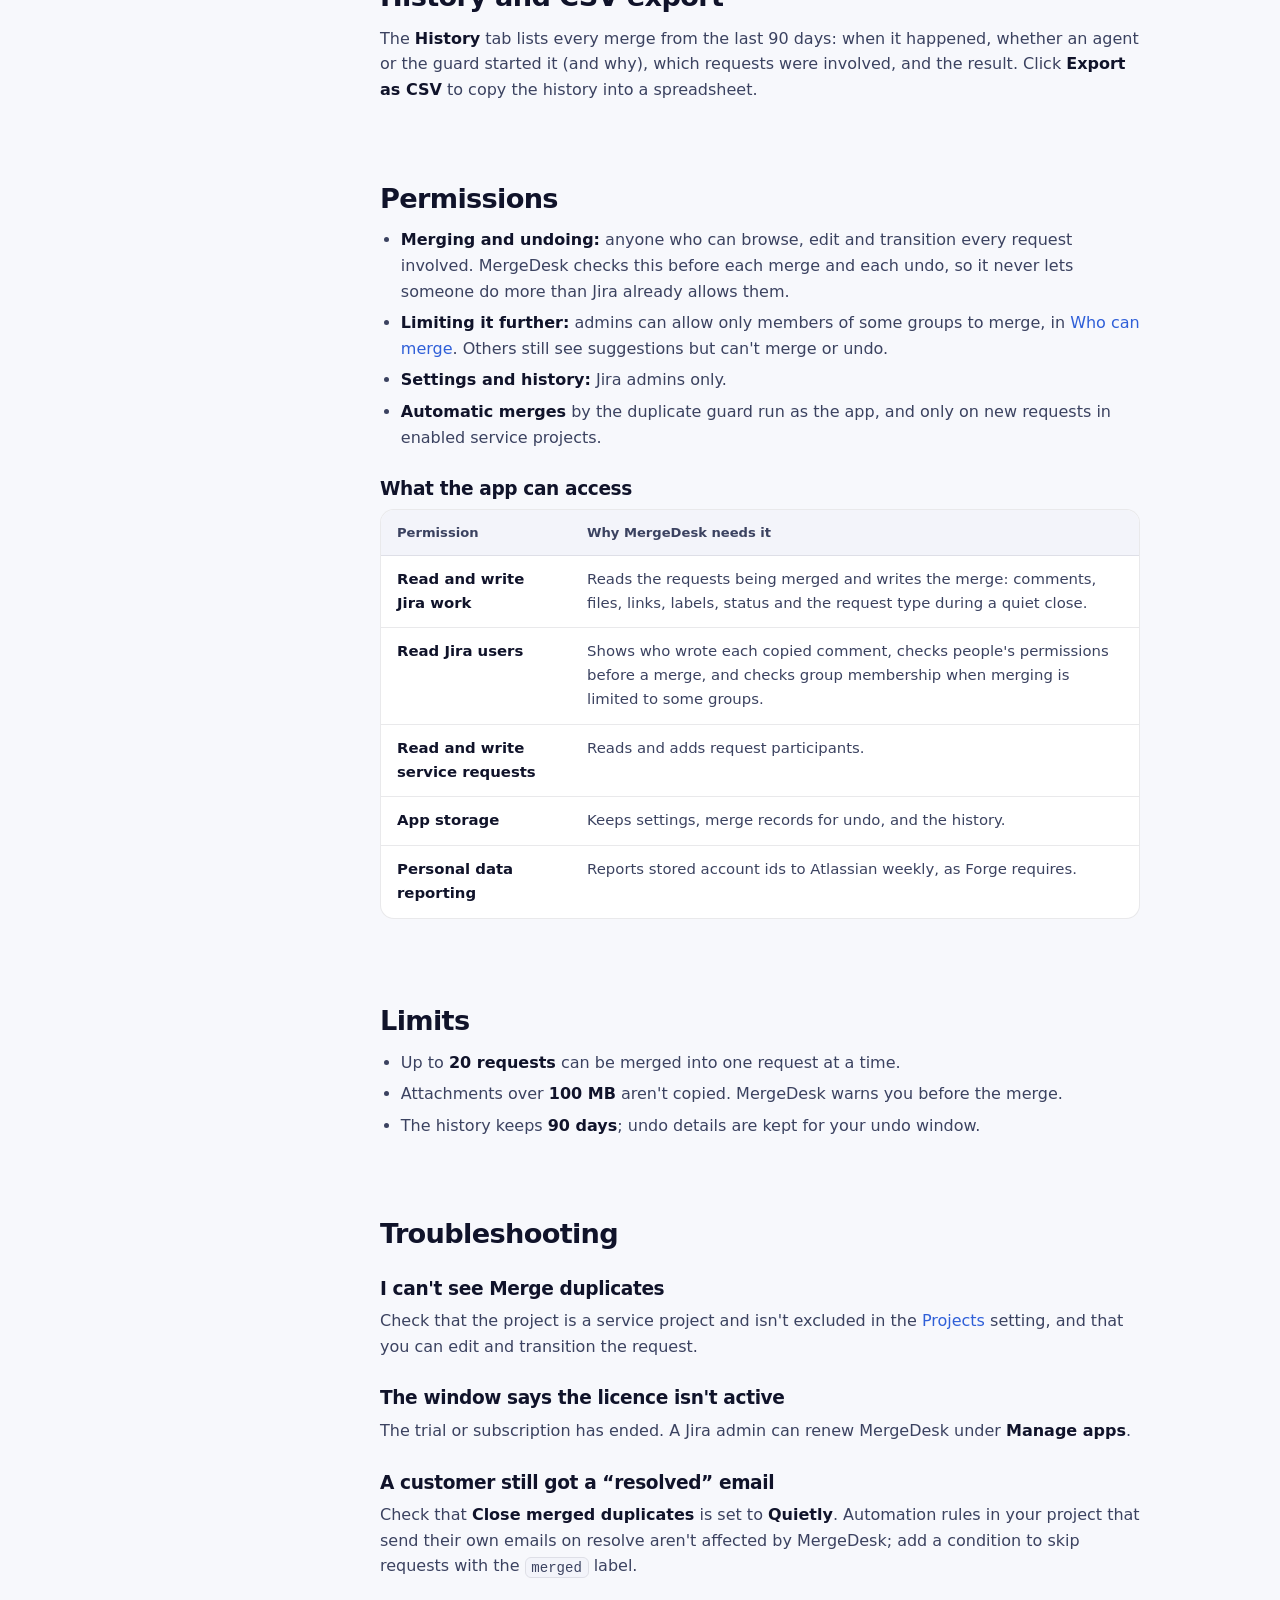
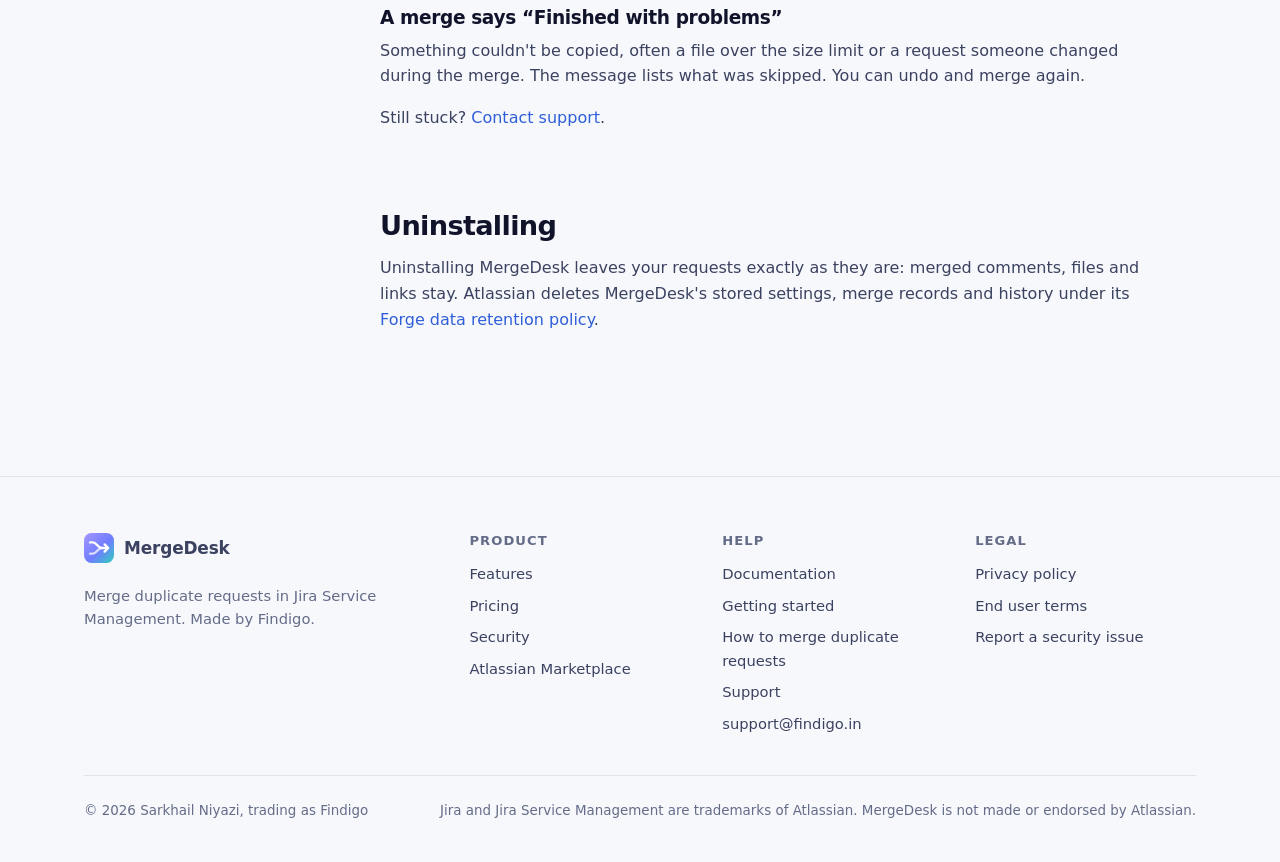
<file: docs/index.html>
<!doctype html>
<html lang="en" class="no-js">
<head>
  <meta charset="utf-8">
  <meta name="viewport" content="width=device-width, initial-scale=1">
  <title>Documentation · MergeDesk</title>
  <meta name="description" content="How to install and use MergeDesk for Jira Service Management: merging requests, quiet close, reply forwarding, undo, the duplicate guard and settings.">
  <link rel="canonical" href="https://mergedesk.findigo.in/docs/">
  <meta property="og:title" content="MergeDesk documentation">
  <meta property="og:description" content="Install MergeDesk and merge your first duplicate requests in Jira Service Management.">
  <meta property="og:image" content="https://mergedesk.findigo.in/assets/og.png">
  <meta name="theme-color" content="#090b12">
  <link rel="icon" href="/assets/logo.svg" type="image/svg+xml">
  <link rel="stylesheet" href="/assets/style.css?v=2">
  <script>try{var t=localStorage.getItem('md-theme');if(t)document.documentElement.dataset.theme=t}catch(e){}</script>
  <script defer src="/assets/site.js?v=2"></script>
</head>
<body>
<a class="skip" href="#main">Skip to content</a>

<header class="site-header">
  <div class="container nav">
    <a class="brand" href="/"><img src="/assets/logo.svg" alt="" width="30" height="30">MergeDesk</a>
    <nav class="nav-links" id="nav-links" aria-label="Main">
      <a href="/#features">Features</a>
      <a href="/#how">How it works</a>
      <a href="/#pricing">Pricing</a>
      <a href="/docs/" aria-current="page">Docs</a>
      <a href="/support/">Support</a>
    </nav>
    <div class="nav-actions">
      <button class="theme-toggle" type="button" aria-label="Switch between light and dark"><svg class="icon moon" aria-hidden="true"><use href="/assets/icons.svg#moon"/></svg><svg class="icon sun" aria-hidden="true"><use href="/assets/icons.svg#sun"/></svg></button>
      <a class="btn btn-primary btn-sm" href="https://marketplace.atlassian.com/apps/1372531683">Get MergeDesk</a>
      <button class="menu-toggle" type="button" aria-label="Menu" aria-expanded="false" aria-controls="nav-links"><svg class="icon" aria-hidden="true"><use href="/assets/icons.svg#menu"/></svg></button>
    </div>
  </div>
</header>

<main id="main">
  <div class="page-hero">
    <div class="container">
      <div class="crumbs"><a href="/">MergeDesk</a> / Documentation</div>
      <h1>Documentation</h1>
      <p>Everything about merging requests with MergeDesk: from your first merge to the duplicate guard and every setting.</p>
    </div>
  </div>

  <div class="container doc-layout">
    <aside class="doc-nav" aria-label="Documentation sections">
      <label class="search"><span class="sr-only">Search the docs</span><svg class="icon" aria-hidden="true"><use href="/assets/icons.svg#search"/></svg><input type="search" placeholder="Search the docs"></label>
      <h5>Start here</h5>
      <ul>
        <li><a href="#getting-started">Getting started</a></li>
        <li><a href="#merge">Merge requests</a></li>
        <li><a href="#what-moves">What a merge does</a></li>
      </ul>
      <h5>How it works</h5>
      <ul>
        <li><a href="#quiet-close">Quiet close</a></li>
        <li><a href="#forwarding">Reply forwarding</a></li>
        <li><a href="#undo">Undo</a></li>
        <li><a href="#guard">Duplicate guard</a></li>
      </ul>
      <h5>For admins</h5>
      <ul>
        <li><a href="#settings">Settings</a></li>
        <li><a href="#history">History and CSV</a></li>
        <li><a href="#permissions">Permissions</a></li>
        <li><a href="#limits">Limits</a></li>
        <li><a href="#troubleshooting">Troubleshooting</a></li>
        <li><a href="#uninstall">Uninstalling</a></li>
      </ul>
      <div class="empty">No matching sections.</div>
    </aside>

    <article class="prose">
      <section id="getting-started">
        <h2>Getting started</h2>
        <p>MergeDesk works in every Jira Service Management project as soon as it's installed. There's nothing to configure before your first merge.</p>
        <ol class="steps-list">
          <li><strong>Install it.</strong> A Jira admin installs MergeDesk from the <a href="https://marketplace.atlassian.com/apps/1372531683">Atlassian Marketplace</a>. Every site gets a 30-day free trial, and sites with up to 10 users don't pay.</li>
          <li><strong>Open any service request.</strong> You'll find <strong>Merge duplicates</strong> in the request's <strong>•••</strong> menu, and a <strong>Duplicates</strong> panel in the right-hand column.</li>
          <li><strong>Optional: check the settings.</strong> Jira admins can open <strong>Settings (⚙) → Marketplace apps → MergeDesk</strong> to choose projects, emails and duplicate rules.</li>
        </ol>
        <div class="callout tip"><svg class="icon" aria-hidden="true"><use href="/assets/icons.svg#bulb"/></svg><p>The defaults are chosen to be safe: duplicates close without emailing the customer, copied comments are internal notes, and a matching subject on its own only ever suggests a merge.</p></div>
      </section>

      <section id="merge">
        <h2>Merge requests</h2>
        <h3>From the Merge duplicates window</h3>
        <ol class="steps-list">
          <li>Open the request you want to <strong>keep</strong>, then choose <strong>••• → Merge duplicates</strong>.</li>
          <li>Tick the requests to merge into it. MergeDesk lists <strong>Likely duplicates</strong> it found and the customer's <strong>other open requests</strong>. To add any other request, search by its key (for example <code>SUP-12</code>) or by words from its summary.</li>
          <li>Click <strong>Review merge</strong>. MergeDesk shows how many comments, files, people and organizations will move, plus any warnings, such as requests from different customers or in different projects. If a duplicate has a different <strong>priority</strong>, <strong>assignee</strong> or <strong>due date</strong>, you choose which value to keep (see <a href="#fields">Fields that differ</a>).</li>
          <li>Click <strong>Merge</strong>. The merge runs in the background, so you can close the window. Big requests can take a minute.</li>
        </ol>
        <h3>From the Duplicates panel</h3>
        <p>When the <a href="#guard">duplicate guard</a> thinks a request repeats an earlier one, the panel shows <strong>Possible duplicate of SUP-12</strong> with the reason. Click <strong>Merge into SUP-12</strong> to merge it straight away.</p>
        <h3>Merge this request into another</h3>
        <p>At the bottom of the Merge duplicates window, enter another request's key under <strong>Or merge SUP-14 into another request</strong>. Use this when you're looking at the duplicate rather than the request you want to keep.</p>
      </section>

      <section id="what-moves">
        <h2>What a merge does</h2>
        <p>Everything below is copied into the request you keep. Each item can be switched off in the <a href="#settings">settings</a>.</p>
        <table>
          <thead><tr><th>From the duplicate</th><th>In the request you keep</th></tr></thead>
          <tbody>
            <tr><td>Description</td><td>Added as a comment headed “Merged from SUP-14”, with the original summary, who raised it and when.</td></tr>
            <tr><td>Comments and internal notes</td><td>Copied in date order, each headed with the original author and time. Internal notes stay internal. Copies are internal by default, so customers aren't emailed again; you can keep public comments public instead.</td></tr>
            <tr><td>Attachments</td><td>Copied, up to 100 MB each. Larger files are listed as a warning before you merge.</td></tr>
            <tr><td>Requester and participants</td><td>Added as participants, so they keep getting updates. You're warned first if the requests come from different people.</td></tr>
            <tr><td>Organizations</td><td>Customer organizations on the duplicate are added to the request you keep.</td></tr>
            <tr><td>Watchers</td><td>Added as watchers.</td></tr>
            <tr><td>Other issue links</td><td>Copied, skipping any the request already has.</td></tr>
          </tbody>
        </table>
        <p>The duplicate itself is then linked to the request you keep (“duplicates”), labelled <code>merged</code>, given a short public note pointing to the right request, and resolved as <strong>Duplicate</strong>. Nothing is ever deleted.</p>
        <h3 id="fields">Fields that differ</h3>
        <p>When a duplicate has a different priority, assignee or due date, the review step asks which value the request you keep should have. It keeps its own values unless you pick another. An empty value on a duplicate never replaces one on the request you keep.</p>
      </section>

      <section id="quiet-close">
        <h2>Quiet close</h2>
        <p>Normally, resolving a request emails the customer that it was resolved, often with a satisfaction survey. For a duplicate, that email is confusing: their problem isn't solved, it has just moved.</p>
        <p>Jira Service Management decides whether to send these emails a minute or two after the change, and skips requests that have no request type. So MergeDesk closes duplicates like this:</p>
        <div class="timeline-h">
          <div><b>Straight away</b><span>Removes the request type, resolves the duplicate and adds the portal note.</span></div>
          <div><b>1–2 minutes later</b><span>Jira checks for emails and finds a request without a type, so it sends nothing.</span></div>
          <div><b>5 minutes later</b><span>MergeDesk puts the request type back, so the request looks exactly as before on the portal.</span></div>
        </div>
        <p>The customer can still open the duplicate on the portal and sees the note telling them where the conversation continues.</p>
        <div class="callout"><svg class="icon" aria-hidden="true"><use href="/assets/icons.svg#info"/></svg><p>Prefer the usual emails? Set <strong>Close merged duplicates</strong> to <strong>Normally</strong> in the settings. If a request type couldn't be put back (for example because Jira was briefly unavailable), MergeDesk retries every 5 minutes until it succeeds.</p></div>
      </section>

      <section id="forwarding">
        <h2>Reply forwarding</h2>
        <p>Customers often reply to an old email thread, or comment on the duplicate in the portal. MergeDesk copies anything added to a merged request into the request you kept, usually within seconds, headed with who wrote it and where.</p>
        <p>Forwarded replies are internal notes by default. Forwarding them publicly would email the customer their own words back, so only change this if your team needs it.</p>
      </section>

      <section id="undo">
        <h2>Undo</h2>
        <p>Every merge can be undone for <strong>7 days</strong> by default. A Jira admin can choose anything from 1 to 30 days.</p>
        <p>Click <strong>Undo merge</strong> in the Merge duplicates window or the Duplicates panel. MergeDesk then:</p>
        <ul>
          <li>removes the comments, files, links, labels, participants, organizations and watchers the merge added;</li>
          <li>puts back any priority, assignee or due date the merge changed, unless someone has changed it since;</li>
          <li>reopens the duplicates, quietly so customers aren't emailed, to the status they had before. If your workflow has no way back to that exact status, they reopen to the nearest open one;</li>
          <li>records the undo in the <a href="#history">history</a>.</li>
        </ul>
        <p>After the undo window ends, MergeDesk deletes the details it needed for undo, and the merge can no longer be undone.</p>
      </section>

      <section id="guard">
        <h2>Duplicate guard</h2>
        <p>The guard checks each new request in your enabled projects against the same person's recent requests (as requester or participant), and against any request keys mentioned in the email. For each rule, admins choose <strong>Merge automatically</strong>, <strong>Suggest to agents</strong> or <strong>Off</strong>.</p>
        <table>
          <thead><tr><th>Rule</th><th>What it catches</th><th>Default</th></tr></thead>
          <tbody>
            <tr><td>Ticket key in the subject</td><td>The subject mentions an existing request's key, in any letter case: “re: sup-12 still broken”.</td><td>Merge automatically</td></tr>
            <tr><td>Reply to a resolved request</td><td>A reply such as “Thanks!” to a request resolved in the last 30 days.</td><td>Merge automatically</td></tr>
            <tr><td>Same person, same subject</td><td>A new request with the same cleaned-up subject as one of their open requests from the last 72 hours.</td><td>Suggest to agents</td></tr>
            <tr><td>Out-of-office and bounces</td><td>Automatic replies and delivery failures.</td><td>Close quietly</td></tr>
          </tbody>
        </table>
        <h3>Built-in safety rules</h3>
        <ul>
          <li><strong>A matching subject alone never merges automatically.</strong> Only a reply in the same email thread (“RE: …” with the same subject) counts as strong enough evidence.</li>
          <li>If the two emails mention different order, invoice or ticket numbers, the guard only suggests.</li>
          <li>Generic subjects like “Help” or “Question” are never matched.</li>
          <li>When a request is merged into one that was itself merged, the guard follows the chain to the request that's still open.</li>
        </ul>
        <p>Suggestions appear in the request's Duplicates panel and at the top of the Merge duplicates window.</p>
      </section>

      <section id="settings">
        <h2>Settings</h2>
        <p>Jira admins open the settings from <strong>Settings (⚙) → Marketplace apps</strong>, then <strong>MergeDesk</strong> in the left-hand menu. On older sites the menu item is called <strong>Apps</strong>.</p>
        <table>
          <thead><tr><th>Setting</th><th>What it does</th><th>Default</th></tr></thead>
          <tbody>
            <tr><td>Close merged duplicates</td><td>Quietly (no “resolved” email or survey) or normally.</td><td>Quietly</td></tr>
            <tr><td>Copy comments</td><td>As internal notes, or keep each comment public or internal as it was.</td><td>Internal notes</td></tr>
            <tr><td>Copy attachments, participants, organizations, watchers, links</td><td>Switch each part of the merge on or off.</td><td>All on</td></tr>
            <tr><td>Warn about different people</td><td>Warn before merging requests from different customers.</td><td>On</td></tr>
            <tr><td>Label</td><td>Label added to merged duplicates, handy for leaving them out of reports.</td><td><code>merged</code></td></tr>
            <tr><td>Resolution</td><td>Resolution used when closing duplicates.</td><td>Duplicate</td></tr>
            <tr><td>Undo window</td><td>How many days a merge can be undone (1 to 30).</td><td>7 days</td></tr>
            <tr><td>Forward later replies</td><td>Copy replies on merged requests to the kept request, as internal notes or as they were.</td><td>On, internal</td></tr>
            <tr><td>Note on each duplicate</td><td>A public note on the duplicate that points to the kept request. <code>{target}</code> becomes its key.</td><td>On</td></tr>
            <tr><td>Note on the kept request</td><td>An optional public note telling the customer their requests were combined. <code>{sources}</code> becomes the merged keys.</td><td>Off</td></tr>
            <tr><td>Duplicate guard rules</td><td>The action for each <a href="#guard">rule</a>, plus how far back to look.</td><td>See above</td></tr>
            <tr><td>Projects</td><td>Limit MergeDesk to some project keys. Empty means every service project.</td><td>All</td></tr>
            <tr><td>Who can merge</td><td>Limit merging and undo to members of some groups. Jira admins can always merge. Empty means anyone who can edit and transition the requests.</td><td>Anyone</td></tr>
          </tbody>
        </table>
      </section>

      <section id="history">
        <h2>History and CSV export</h2>
        <p>The <strong>History</strong> tab lists every merge from the last 90 days: when it happened, whether an agent or the guard started it (and why), which requests were involved, and the result. Click <strong>Export as CSV</strong> to copy the history into a spreadsheet.</p>
      </section>

      <section id="permissions">
        <h2>Permissions</h2>
        <ul>
          <li><strong>Merging and undoing:</strong> anyone who can browse, edit and transition every request involved. MergeDesk checks this before each merge and each undo, so it never lets someone do more than Jira already allows them.</li>
          <li><strong>Limiting it further:</strong> admins can allow only members of some groups to merge, in <a href="#settings">Who can merge</a>. Others still see suggestions but can't merge or undo.</li>
          <li><strong>Settings and history:</strong> Jira admins only.</li>
          <li><strong>Automatic merges</strong> by the duplicate guard run as the app, and only on new requests in enabled service projects.</li>
        </ul>
        <h3>What the app can access</h3>
        <table>
          <thead><tr><th>Permission</th><th>Why MergeDesk needs it</th></tr></thead>
          <tbody>
            <tr><td>Read and write Jira work</td><td>Reads the requests being merged and writes the merge: comments, files, links, labels, status and the request type during a quiet close.</td></tr>
            <tr><td>Read Jira users</td><td>Shows who wrote each copied comment, checks people's permissions before a merge, and checks group membership when merging is limited to some groups.</td></tr>
            <tr><td>Read and write service requests</td><td>Reads and adds request participants.</td></tr>
            <tr><td>App storage</td><td>Keeps settings, merge records for undo, and the history.</td></tr>
            <tr><td>Personal data reporting</td><td>Reports stored account ids to Atlassian weekly, as Forge requires.</td></tr>
          </tbody>
        </table>
      </section>

      <section id="limits">
        <h2>Limits</h2>
        <ul>
          <li>Up to <strong>20 requests</strong> can be merged into one request at a time.</li>
          <li>Attachments over <strong>100 MB</strong> aren't copied. MergeDesk warns you before the merge.</li>
          <li>The history keeps <strong>90 days</strong>; undo details are kept for your undo window.</li>
        </ul>
      </section>

      <section id="troubleshooting">
        <h2>Troubleshooting</h2>
        <h3>I can't see Merge duplicates</h3>
        <p>Check that the project is a service project and isn't excluded in the <a href="#settings">Projects</a> setting, and that you can edit and transition the request.</p>
        <h3>The window says the licence isn't active</h3>
        <p>The trial or subscription has ended. A Jira admin can renew MergeDesk under <strong>Manage apps</strong>.</p>
        <h3>A customer still got a “resolved” email</h3>
        <p>Check that <strong>Close merged duplicates</strong> is set to <strong>Quietly</strong>. Automation rules in your project that send their own emails on resolve aren't affected by MergeDesk; add a condition to skip requests with the <code>merged</code> label.</p>
        <h3>A merge says “Finished with problems”</h3>
        <p>Something couldn't be copied, often a file over the size limit or a request someone changed during the merge. The message lists what was skipped. You can undo and merge again.</p>
        <p>Still stuck? <a href="/support/">Contact support</a>.</p>
      </section>

      <section id="uninstall">
        <h2>Uninstalling</h2>
        <p>Uninstalling MergeDesk leaves your requests exactly as they are: merged comments, files and links stay. Atlassian deletes MergeDesk's stored settings, merge records and history under its <a href="https://developer.atlassian.com/platform/forge/storage/" rel="noopener">Forge data retention policy</a>.</p>
      </section>
    </article>
  </div>
</main>

<footer class="site-footer">
  <div class="container">
    <div class="footer-grid">
      <div class="footer-about">
        <a class="brand" href="/"><img src="/assets/logo.svg" alt="" width="30" height="30">MergeDesk</a>
        <p>Merge duplicate requests in Jira Service Management. Made by Findigo.</p>
      </div>
      <div>
        <h4>Product</h4>
        <ul>
          <li><a href="/#features">Features</a></li>
          <li><a href="/#pricing">Pricing</a></li>
          <li><a href="/#security">Security</a></li>
          <li><a href="https://marketplace.atlassian.com/apps/1372531683">Atlassian Marketplace</a></li>
        </ul>
      </div>
      <div>
        <h4>Help</h4>
        <ul>
          <li><a href="/docs/">Documentation</a></li>
          <li><a href="/docs/#getting-started">Getting started</a></li>
          <li><a href="/guides/merge-duplicate-requests/">How to merge duplicate requests</a></li>
          <li><a href="/support/">Support</a></li>
          <li><a href="mailto:support@findigo.in">support@findigo.in</a></li>
        </ul>
      </div>
      <div>
        <h4>Legal</h4>
        <ul>
          <li><a href="/privacy/">Privacy policy</a></li>
          <li><a href="https://www.atlassian.com/licensing/marketplace/termsofuse" rel="noopener">End user terms</a></li>
          <li><a href="/support/#security">Report a security issue</a></li>
        </ul>
      </div>
    </div>
    <div class="legal">
      <span>© <span data-year>2026</span> Sarkhail Niyazi, trading as Findigo</span>
      <span>Jira and Jira Service Management are trademarks of Atlassian. MergeDesk is not made or endorsed by Atlassian.</span>
    </div>
  </div>
</footer>
</body>
</html>
</file>
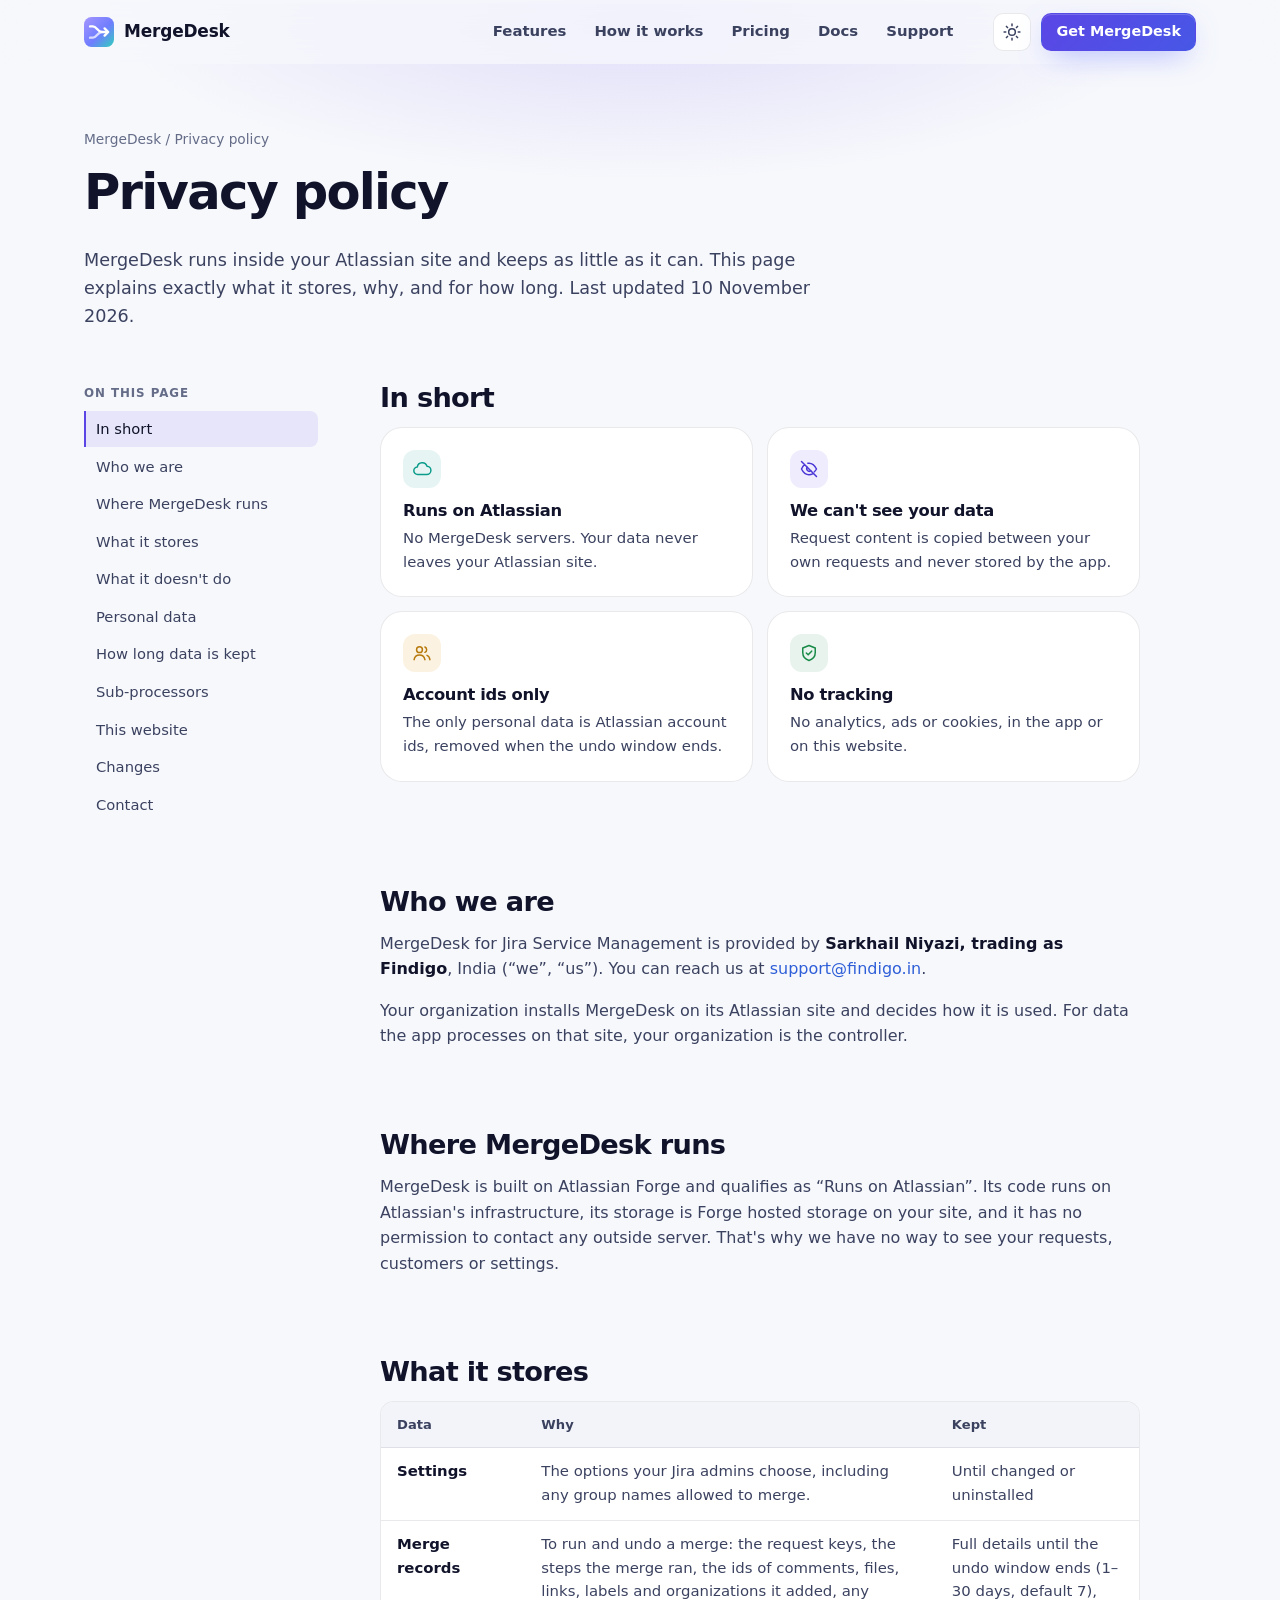
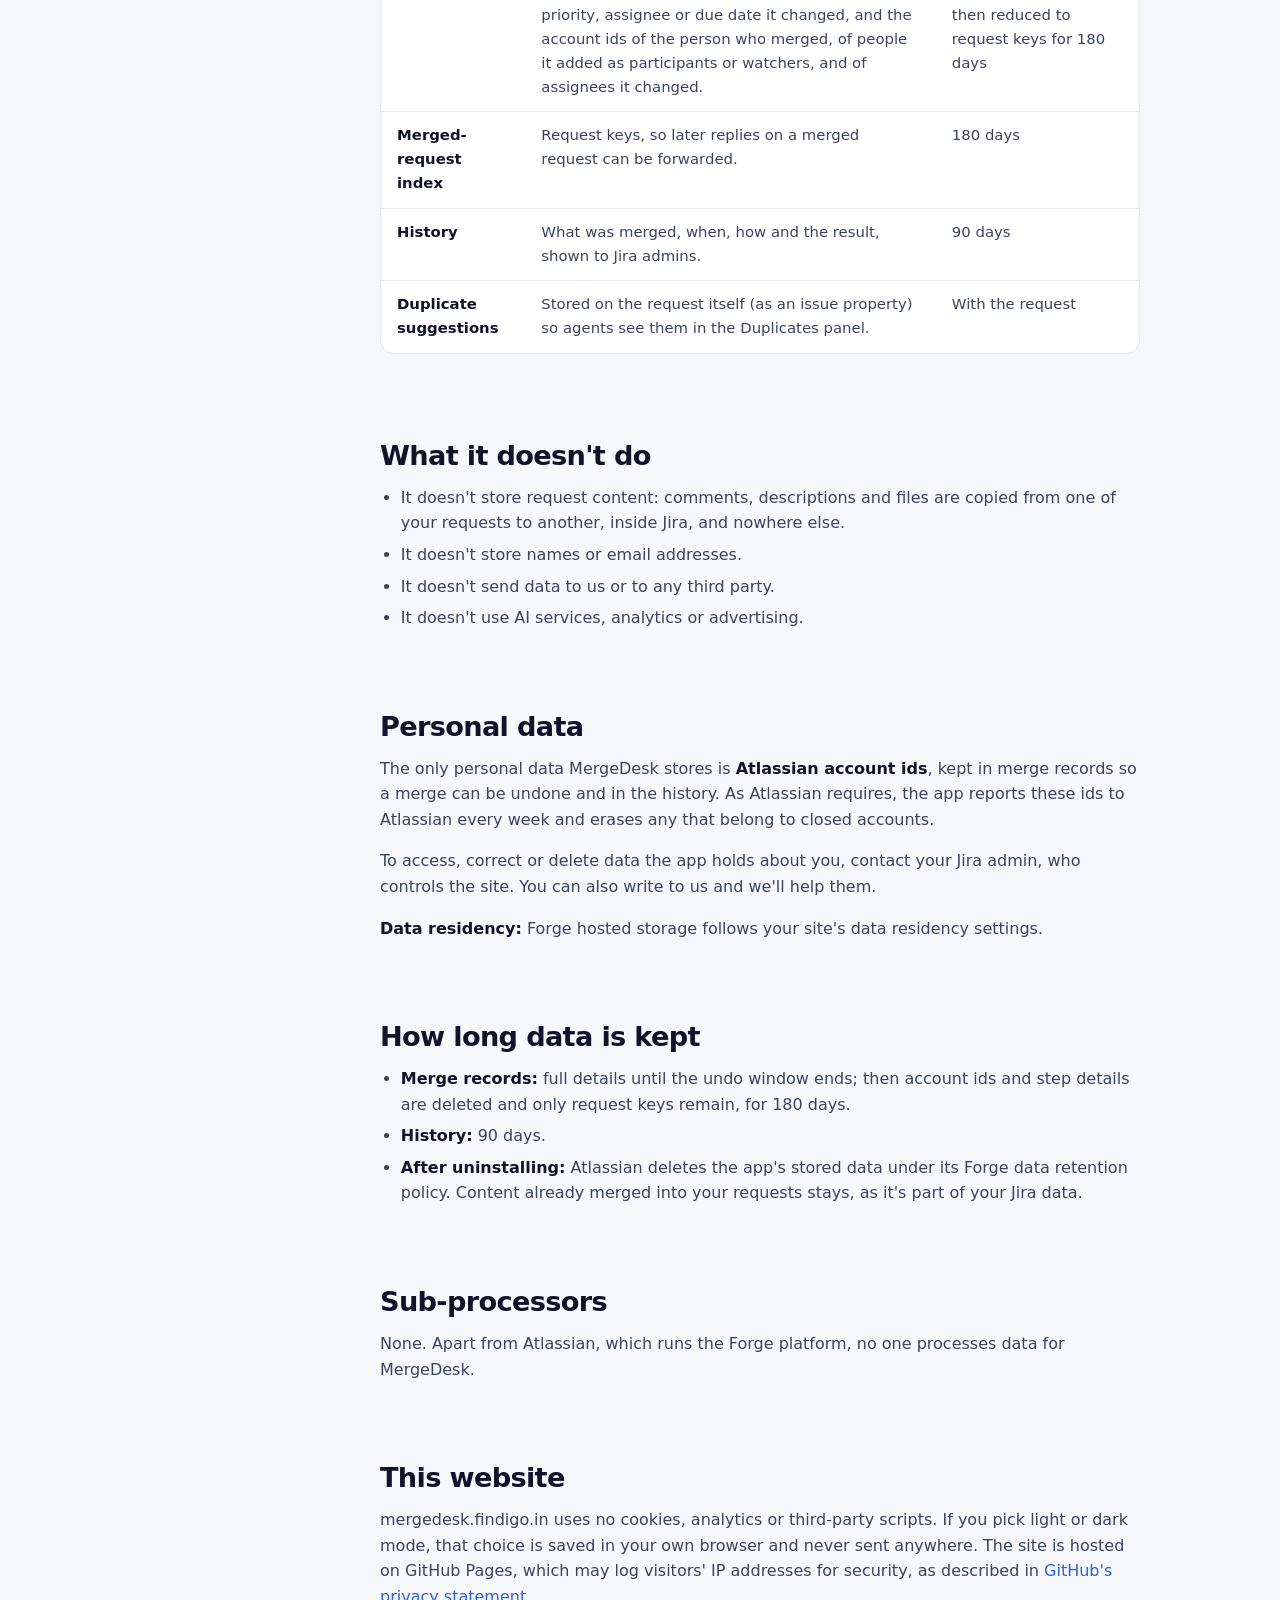
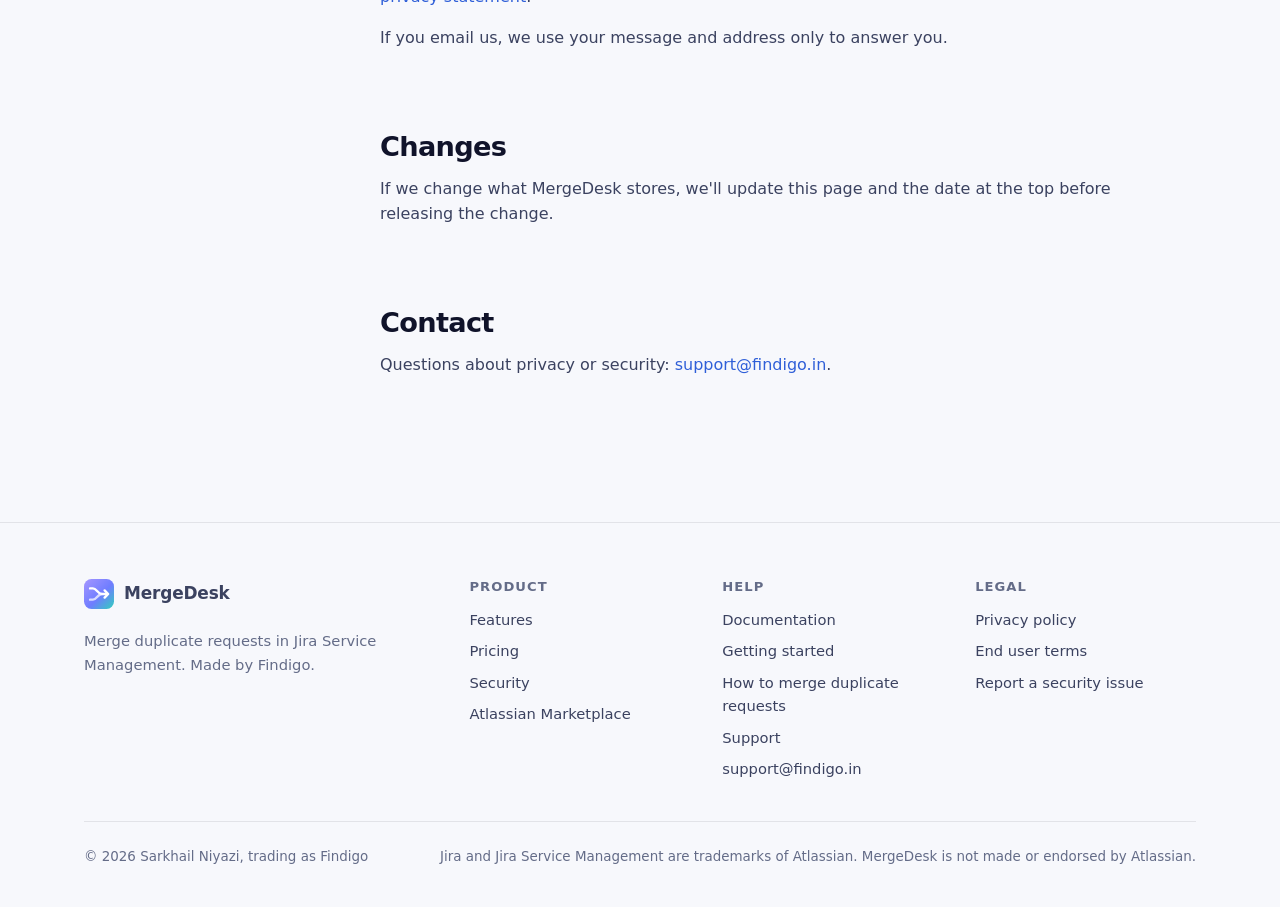
<file: privacy/index.html>
<!doctype html>
<html lang="en" class="no-js">
<head>
  <meta charset="utf-8">
  <meta name="viewport" content="width=device-width, initial-scale=1">
  <title>Privacy policy · MergeDesk</title>
  <meta name="description" content="What MergeDesk for Jira Service Management stores, why, for how long, and how it stays inside your Atlassian site.">
  <link rel="canonical" href="https://mergedesk.findigo.in/privacy/">
  <meta property="og:title" content="MergeDesk privacy policy">
  <meta property="og:image" content="https://mergedesk.findigo.in/assets/og.png">
  <meta name="theme-color" content="#090b12">
  <link rel="icon" href="/assets/logo.svg" type="image/svg+xml">
  <link rel="stylesheet" href="/assets/style.css?v=2">
  <script>try{var t=localStorage.getItem('md-theme');if(t)document.documentElement.dataset.theme=t}catch(e){}</script>
  <script defer src="/assets/site.js?v=2"></script>
</head>
<body>
<a class="skip" href="#main">Skip to content</a>

<header class="site-header">
  <div class="container nav">
    <a class="brand" href="/"><img src="/assets/logo.svg" alt="" width="30" height="30">MergeDesk</a>
    <nav class="nav-links" id="nav-links" aria-label="Main">
      <a href="/#features">Features</a>
      <a href="/#how">How it works</a>
      <a href="/#pricing">Pricing</a>
      <a href="/docs/">Docs</a>
      <a href="/support/">Support</a>
    </nav>
    <div class="nav-actions">
      <button class="theme-toggle" type="button" aria-label="Switch between light and dark"><svg class="icon moon" aria-hidden="true"><use href="/assets/icons.svg#moon"/></svg><svg class="icon sun" aria-hidden="true"><use href="/assets/icons.svg#sun"/></svg></button>
      <a class="btn btn-primary btn-sm" href="https://marketplace.atlassian.com/apps/1372531683">Get MergeDesk</a>
      <button class="menu-toggle" type="button" aria-label="Menu" aria-expanded="false" aria-controls="nav-links"><svg class="icon" aria-hidden="true"><use href="/assets/icons.svg#menu"/></svg></button>
    </div>
  </div>
</header>

<main id="main">
  <div class="page-hero">
    <div class="container">
      <div class="crumbs"><a href="/">MergeDesk</a> / Privacy policy</div>
      <h1>Privacy policy</h1>
      <p>MergeDesk runs inside your Atlassian site and keeps as little as it can. This page explains exactly what it stores, why, and for how long. Last updated 10 November 2026.</p>
    </div>
  </div>

  <div class="container doc-layout">
    <aside class="doc-nav" aria-label="Sections">
      <h5>On this page</h5>
      <ul>
        <li><a href="#summary">In short</a></li>
        <li><a href="#who">Who we are</a></li>
        <li><a href="#where">Where MergeDesk runs</a></li>
        <li><a href="#stored">What it stores</a></li>
        <li><a href="#not-stored">What it doesn't do</a></li>
        <li><a href="#personal">Personal data</a></li>
        <li><a href="#retention">How long data is kept</a></li>
        <li><a href="#processors">Sub-processors</a></li>
        <li><a href="#website">This website</a></li>
        <li><a href="#changes">Changes</a></li>
        <li><a href="#contact">Contact</a></li>
      </ul>
    </aside>

    <article class="prose">
      <section id="summary">
        <h2>In short</h2>
        <div class="summary-cards">
          <div class="card"><div class="ic teal"><svg class="icon" aria-hidden="true"><use href="/assets/icons.svg#cloud"/></svg></div><h3>Runs on Atlassian</h3><p>No MergeDesk servers. Your data never leaves your Atlassian site.</p></div>
          <div class="card"><div class="ic"><svg class="icon" aria-hidden="true"><use href="/assets/icons.svg#eye-off"/></svg></div><h3>We can't see your data</h3><p>Request content is copied between your own requests and never stored by the app.</p></div>
          <div class="card"><div class="ic amber"><svg class="icon" aria-hidden="true"><use href="/assets/icons.svg#users"/></svg></div><h3>Account ids only</h3><p>The only personal data is Atlassian account ids, removed when the undo window ends.</p></div>
          <div class="card"><div class="ic green"><svg class="icon" aria-hidden="true"><use href="/assets/icons.svg#shield"/></svg></div><h3>No tracking</h3><p>No analytics, ads or cookies, in the app or on this website.</p></div>
        </div>
      </section>

      <section id="who">
        <h2>Who we are</h2>
        <p>MergeDesk for Jira Service Management is provided by <strong>Sarkhail Niyazi, trading as Findigo</strong>, India (“we”, “us”). You can reach us at <a href="mailto:support@findigo.in">support@findigo.in</a>.</p>
        <p>Your organization installs MergeDesk on its Atlassian site and decides how it is used. For data the app processes on that site, your organization is the controller.</p>
      </section>

      <section id="where">
        <h2>Where MergeDesk runs</h2>
        <p>MergeDesk is built on Atlassian Forge and qualifies as “Runs on Atlassian”. Its code runs on Atlassian's infrastructure, its storage is Forge hosted storage on your site, and it has no permission to contact any outside server. That's why we have no way to see your requests, customers or settings.</p>
      </section>

      <section id="stored">
        <h2>What it stores</h2>
        <table>
          <thead><tr><th>Data</th><th>Why</th><th>Kept</th></tr></thead>
          <tbody>
            <tr><td>Settings</td><td>The options your Jira admins choose, including any group names allowed to merge.</td><td>Until changed or uninstalled</td></tr>
            <tr><td>Merge records</td><td>To run and undo a merge: the request keys, the steps the merge ran, the ids of comments, files, links, labels and organizations it added, any priority, assignee or due date it changed, and the account ids of the person who merged, of people it added as participants or watchers, and of assignees it changed.</td><td>Full details until the undo window ends (1–30 days, default 7), then reduced to request keys for 180 days</td></tr>
            <tr><td>Merged-request index</td><td>Request keys, so later replies on a merged request can be forwarded.</td><td>180 days</td></tr>
            <tr><td>History</td><td>What was merged, when, how and the result, shown to Jira admins.</td><td>90 days</td></tr>
            <tr><td>Duplicate suggestions</td><td>Stored on the request itself (as an issue property) so agents see them in the Duplicates panel.</td><td>With the request</td></tr>
          </tbody>
        </table>
      </section>

      <section id="not-stored">
        <h2>What it doesn't do</h2>
        <ul>
          <li>It doesn't store request content: comments, descriptions and files are copied from one of your requests to another, inside Jira, and nowhere else.</li>
          <li>It doesn't store names or email addresses.</li>
          <li>It doesn't send data to us or to any third party.</li>
          <li>It doesn't use AI services, analytics or advertising.</li>
        </ul>
      </section>

      <section id="personal">
        <h2>Personal data</h2>
        <p>The only personal data MergeDesk stores is <strong>Atlassian account ids</strong>, kept in merge records so a merge can be undone and in the history. As Atlassian requires, the app reports these ids to Atlassian every week and erases any that belong to closed accounts.</p>
        <p>To access, correct or delete data the app holds about you, contact your Jira admin, who controls the site. You can also write to us and we'll help them.</p>
        <p><strong>Data residency:</strong> Forge hosted storage follows your site's data residency settings.</p>
      </section>

      <section id="retention">
        <h2>How long data is kept</h2>
        <ul>
          <li><strong>Merge records:</strong> full details until the undo window ends; then account ids and step details are deleted and only request keys remain, for 180 days.</li>
          <li><strong>History:</strong> 90 days.</li>
          <li><strong>After uninstalling:</strong> Atlassian deletes the app's stored data under its Forge data retention policy. Content already merged into your requests stays, as it's part of your Jira data.</li>
        </ul>
      </section>

      <section id="processors">
        <h2>Sub-processors</h2>
        <p>None. Apart from Atlassian, which runs the Forge platform, no one processes data for MergeDesk.</p>
      </section>

      <section id="website">
        <h2>This website</h2>
        <p>mergedesk.findigo.in uses no cookies, analytics or third-party scripts. If you pick light or dark mode, that choice is saved in your own browser and never sent anywhere. The site is hosted on GitHub Pages, which may log visitors' IP addresses for security, as described in <a href="https://docs.github.com/en/site-policy/privacy-policies/github-general-privacy-statement" rel="noopener">GitHub's privacy statement</a>.</p>
        <p>If you email us, we use your message and address only to answer you.</p>
      </section>

      <section id="changes">
        <h2>Changes</h2>
        <p>If we change what MergeDesk stores, we'll update this page and the date at the top before releasing the change.</p>
      </section>

      <section id="contact">
        <h2>Contact</h2>
        <p>Questions about privacy or security: <a href="mailto:support@findigo.in?subject=Privacy">support@findigo.in</a>.</p>
      </section>
    </article>
  </div>
</main>

<footer class="site-footer">
  <div class="container">
    <div class="footer-grid">
      <div class="footer-about">
        <a class="brand" href="/"><img src="/assets/logo.svg" alt="" width="30" height="30">MergeDesk</a>
        <p>Merge duplicate requests in Jira Service Management. Made by Findigo.</p>
      </div>
      <div>
        <h4>Product</h4>
        <ul>
          <li><a href="/#features">Features</a></li>
          <li><a href="/#pricing">Pricing</a></li>
          <li><a href="/#security">Security</a></li>
          <li><a href="https://marketplace.atlassian.com/apps/1372531683">Atlassian Marketplace</a></li>
        </ul>
      </div>
      <div>
        <h4>Help</h4>
        <ul>
          <li><a href="/docs/">Documentation</a></li>
          <li><a href="/docs/#getting-started">Getting started</a></li>
          <li><a href="/guides/merge-duplicate-requests/">How to merge duplicate requests</a></li>
          <li><a href="/support/">Support</a></li>
          <li><a href="mailto:support@findigo.in">support@findigo.in</a></li>
        </ul>
      </div>
      <div>
        <h4>Legal</h4>
        <ul>
          <li><a href="/privacy/">Privacy policy</a></li>
          <li><a href="https://www.atlassian.com/licensing/marketplace/termsofuse" rel="noopener">End user terms</a></li>
          <li><a href="/support/#security">Report a security issue</a></li>
        </ul>
      </div>
    </div>
    <div class="legal">
      <span>© <span data-year>2026</span> Sarkhail Niyazi, trading as Findigo</span>
      <span>Jira and Jira Service Management are trademarks of Atlassian. MergeDesk is not made or endorsed by Atlassian.</span>
    </div>
  </div>
</footer>
</body>
</html>
</file>
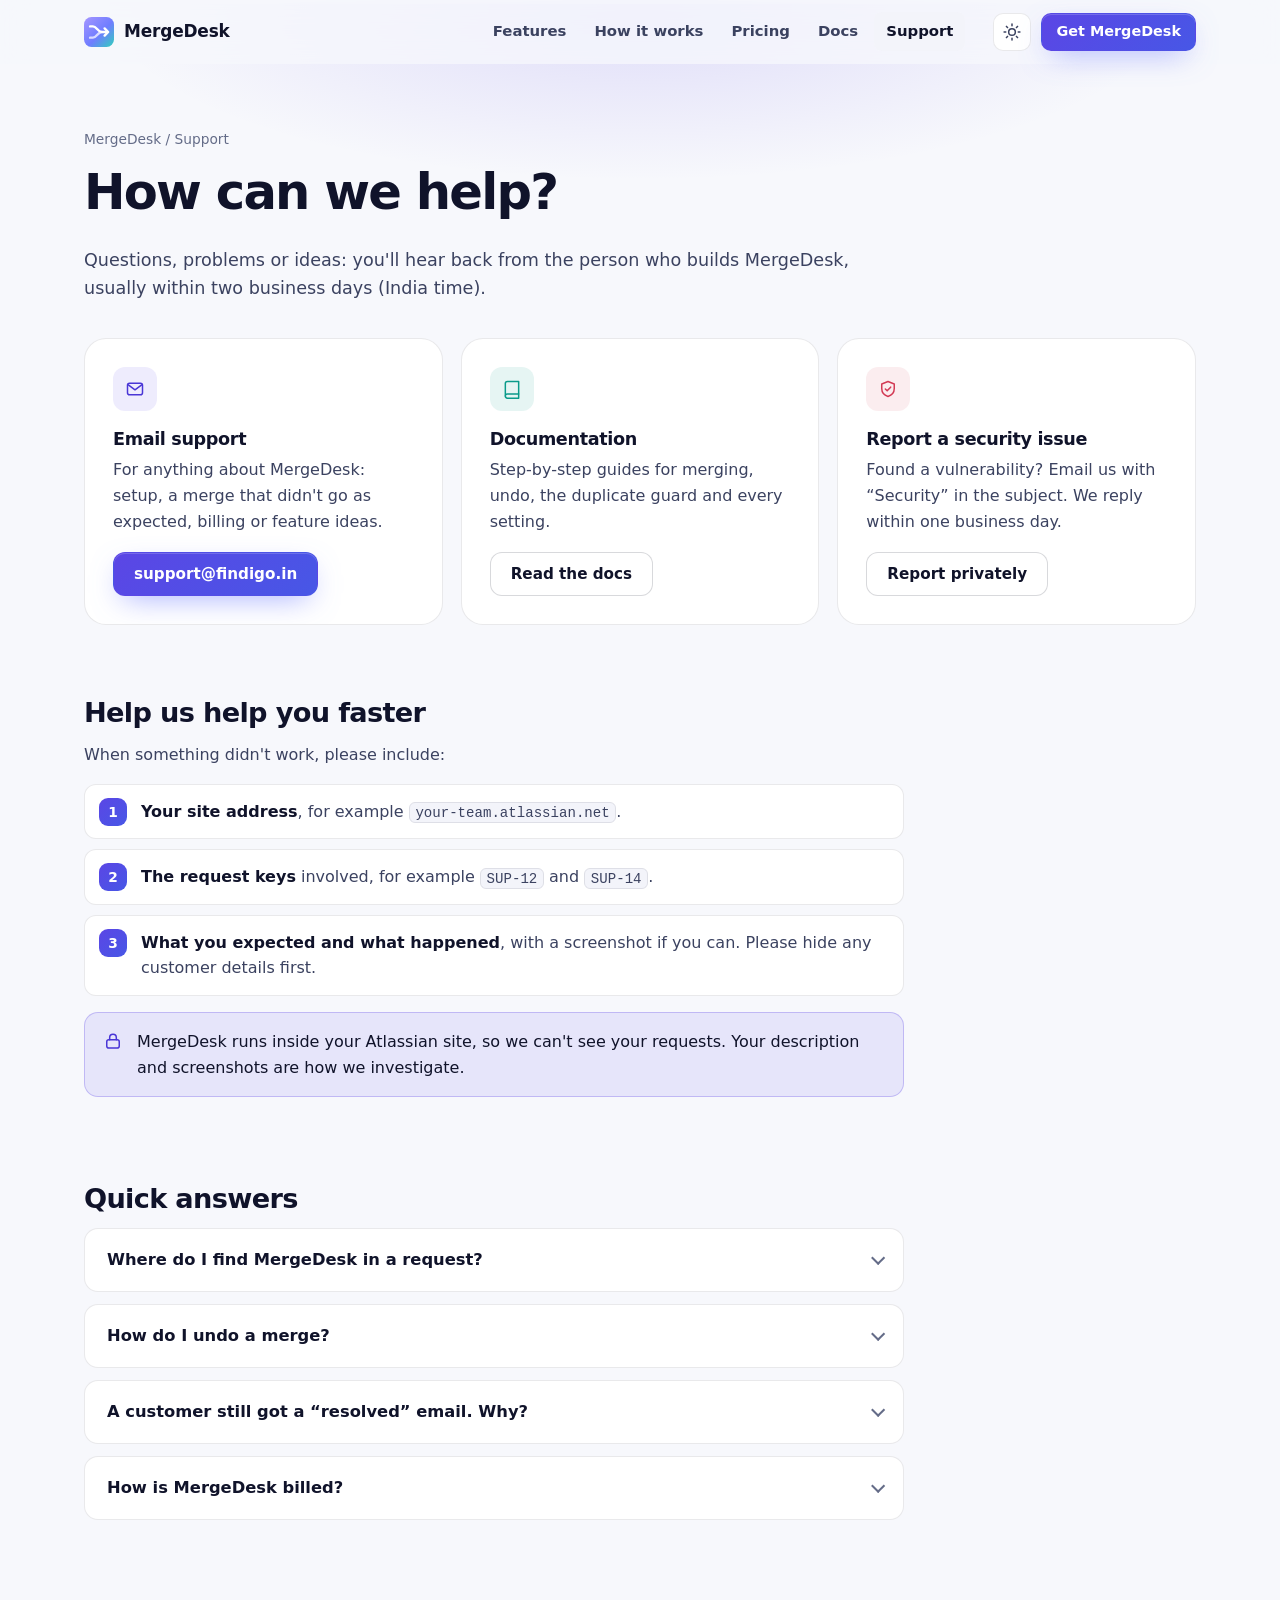
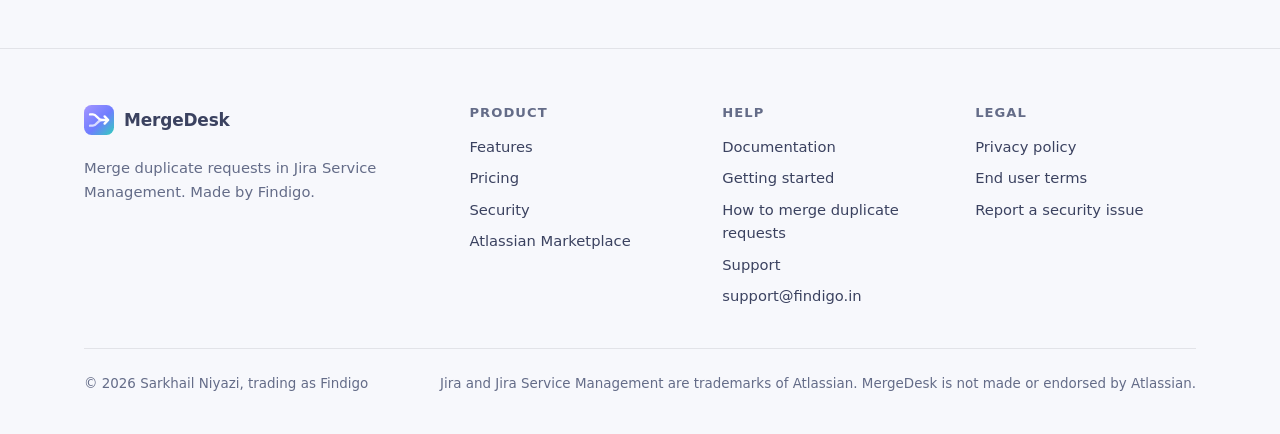
<file: support/index.html>
<!doctype html>
<html lang="en" class="no-js">
<head>
  <meta charset="utf-8">
  <meta name="viewport" content="width=device-width, initial-scale=1">
  <title>Support · MergeDesk</title>
  <meta name="description" content="Get help with MergeDesk for Jira Service Management: email support, documentation and security reports.">
  <link rel="canonical" href="https://mergedesk.findigo.in/support/">
  <meta property="og:title" content="MergeDesk support">
  <meta property="og:image" content="https://mergedesk.findigo.in/assets/og.png">
  <meta name="theme-color" content="#090b12">
  <link rel="icon" href="/assets/logo.svg" type="image/svg+xml">
  <link rel="stylesheet" href="/assets/style.css?v=2">
  <script>try{var t=localStorage.getItem('md-theme');if(t)document.documentElement.dataset.theme=t}catch(e){}</script>
  <script defer src="/assets/site.js?v=2"></script>
</head>
<body>
<a class="skip" href="#main">Skip to content</a>

<header class="site-header">
  <div class="container nav">
    <a class="brand" href="/"><img src="/assets/logo.svg" alt="" width="30" height="30">MergeDesk</a>
    <nav class="nav-links" id="nav-links" aria-label="Main">
      <a href="/#features">Features</a>
      <a href="/#how">How it works</a>
      <a href="/#pricing">Pricing</a>
      <a href="/docs/">Docs</a>
      <a href="/support/" aria-current="page">Support</a>
    </nav>
    <div class="nav-actions">
      <button class="theme-toggle" type="button" aria-label="Switch between light and dark"><svg class="icon moon" aria-hidden="true"><use href="/assets/icons.svg#moon"/></svg><svg class="icon sun" aria-hidden="true"><use href="/assets/icons.svg#sun"/></svg></button>
      <a class="btn btn-primary btn-sm" href="https://marketplace.atlassian.com/apps/1372531683">Get MergeDesk</a>
      <button class="menu-toggle" type="button" aria-label="Menu" aria-expanded="false" aria-controls="nav-links"><svg class="icon" aria-hidden="true"><use href="/assets/icons.svg#menu"/></svg></button>
    </div>
  </div>
</header>

<main id="main">
  <div class="page-hero">
    <div class="container">
      <div class="crumbs"><a href="/">MergeDesk</a> / Support</div>
      <h1>How can we help?</h1>
      <p>Questions, problems or ideas: you'll hear back from the person who builds MergeDesk, usually within two business days (India time).</p>
    </div>
  </div>

  <div class="container">
    <div class="contact-grid">
      <div class="card">
        <div class="ic"><svg class="icon" aria-hidden="true"><use href="/assets/icons.svg#mail"/></svg></div>
        <h3>Email support</h3>
        <p>For anything about MergeDesk: setup, a merge that didn't go as expected, billing or feature ideas.</p>
        <a class="btn btn-primary" href="mailto:support@findigo.in?subject=MergeDesk%20support">support@findigo.in</a>
      </div>
      <div class="card">
        <div class="ic teal"><svg class="icon" aria-hidden="true"><use href="/assets/icons.svg#book"/></svg></div>
        <h3>Documentation</h3>
        <p>Step-by-step guides for merging, undo, the duplicate guard and every setting.</p>
        <a class="btn btn-ghost" href="/docs/">Read the docs</a>
      </div>
      <div class="card" id="security">
        <div class="ic rose"><svg class="icon" aria-hidden="true"><use href="/assets/icons.svg#shield"/></svg></div>
        <h3>Report a security issue</h3>
        <p>Found a vulnerability? Email us with “Security” in the subject. We reply within one business day.</p>
        <a class="btn btn-ghost" href="mailto:support@findigo.in?subject=Security">Report privately</a>
      </div>
    </div>

    <div class="doc-layout" style="grid-template-columns: minmax(0, 1fr)">
      <article class="prose" style="max-width: 820px">
        <section>
          <h2>Help us help you faster</h2>
          <p>When something didn't work, please include:</p>
          <ol class="steps-list">
            <li><strong>Your site address</strong>, for example <code>your-team.atlassian.net</code>.</li>
            <li><strong>The request keys</strong> involved, for example <code>SUP-12</code> and <code>SUP-14</code>.</li>
            <li><strong>What you expected and what happened</strong>, with a screenshot if you can. Please hide any customer details first.</li>
          </ol>
          <div class="callout"><svg class="icon" aria-hidden="true"><use href="/assets/icons.svg#lock"/></svg><p>MergeDesk runs inside your Atlassian site, so we can't see your requests. Your description and screenshots are how we investigate.</p></div>
        </section>

        <section>
          <h2>Quick answers</h2>
          <div class="faq" style="margin: 0">
            <details>
              <summary>Where do I find MergeDesk in a request?</summary>
              <p>Use <strong>••• → Merge duplicates</strong> on any service request, or the <strong>Duplicates</strong> panel in the right-hand column. See <a href="/docs/#merge">Merge requests</a>.</p>
            </details>
            <details>
              <summary>How do I undo a merge?</summary>
              <p>Click <strong>Undo merge</strong> in the Merge duplicates window or the Duplicates panel, within the undo window (7 days by default). See <a href="/docs/#undo">Undo</a>.</p>
            </details>
            <details>
              <summary>A customer still got a “resolved” email. Why?</summary>
              <p>Check the close setting is <strong>Quietly</strong>, and whether an automation rule in your project sends its own email on resolve. See <a href="/docs/#troubleshooting">Troubleshooting</a>.</p>
            </details>
            <details>
              <summary>How is MergeDesk billed?</summary>
              <p>Through Atlassian, on your site's Jira user count: free up to 10 users, then from $1 per user per month. See <a href="/#pricing">Pricing</a>.</p>
            </details>
          </div>
        </section>
      </article>
    </div>
  </div>
</main>

<footer class="site-footer">
  <div class="container">
    <div class="footer-grid">
      <div class="footer-about">
        <a class="brand" href="/"><img src="/assets/logo.svg" alt="" width="30" height="30">MergeDesk</a>
        <p>Merge duplicate requests in Jira Service Management. Made by Findigo.</p>
      </div>
      <div>
        <h4>Product</h4>
        <ul>
          <li><a href="/#features">Features</a></li>
          <li><a href="/#pricing">Pricing</a></li>
          <li><a href="/#security">Security</a></li>
          <li><a href="https://marketplace.atlassian.com/apps/1372531683">Atlassian Marketplace</a></li>
        </ul>
      </div>
      <div>
        <h4>Help</h4>
        <ul>
          <li><a href="/docs/">Documentation</a></li>
          <li><a href="/docs/#getting-started">Getting started</a></li>
          <li><a href="/guides/merge-duplicate-requests/">How to merge duplicate requests</a></li>
          <li><a href="/support/">Support</a></li>
          <li><a href="mailto:support@findigo.in">support@findigo.in</a></li>
        </ul>
      </div>
      <div>
        <h4>Legal</h4>
        <ul>
          <li><a href="/privacy/">Privacy policy</a></li>
          <li><a href="https://www.atlassian.com/licensing/marketplace/termsofuse" rel="noopener">End user terms</a></li>
          <li><a href="/support/#security">Report a security issue</a></li>
        </ul>
      </div>
    </div>
    <div class="legal">
      <span>© <span data-year>2026</span> Sarkhail Niyazi, trading as Findigo</span>
      <span>Jira and Jira Service Management are trademarks of Atlassian. MergeDesk is not made or endorsed by Atlassian.</span>
    </div>
  </div>
</footer>
</body>
</html>
</file>
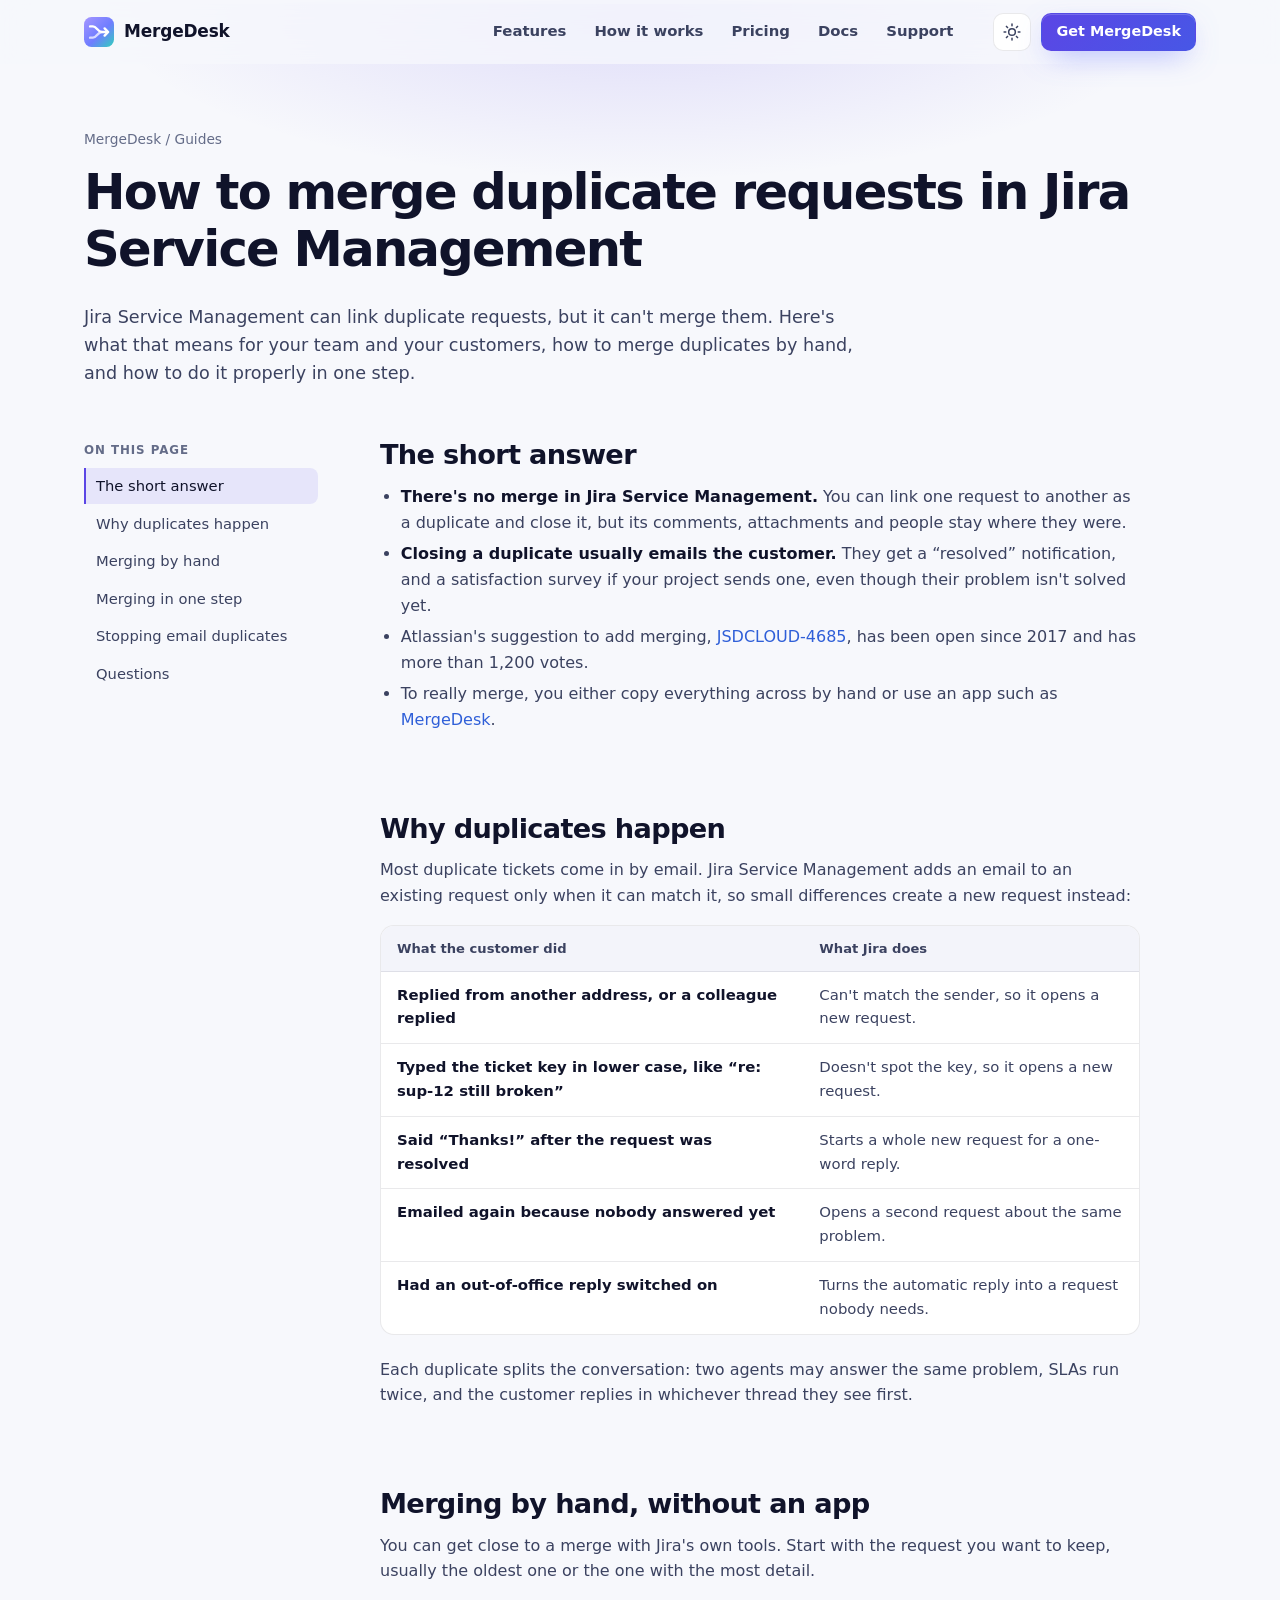
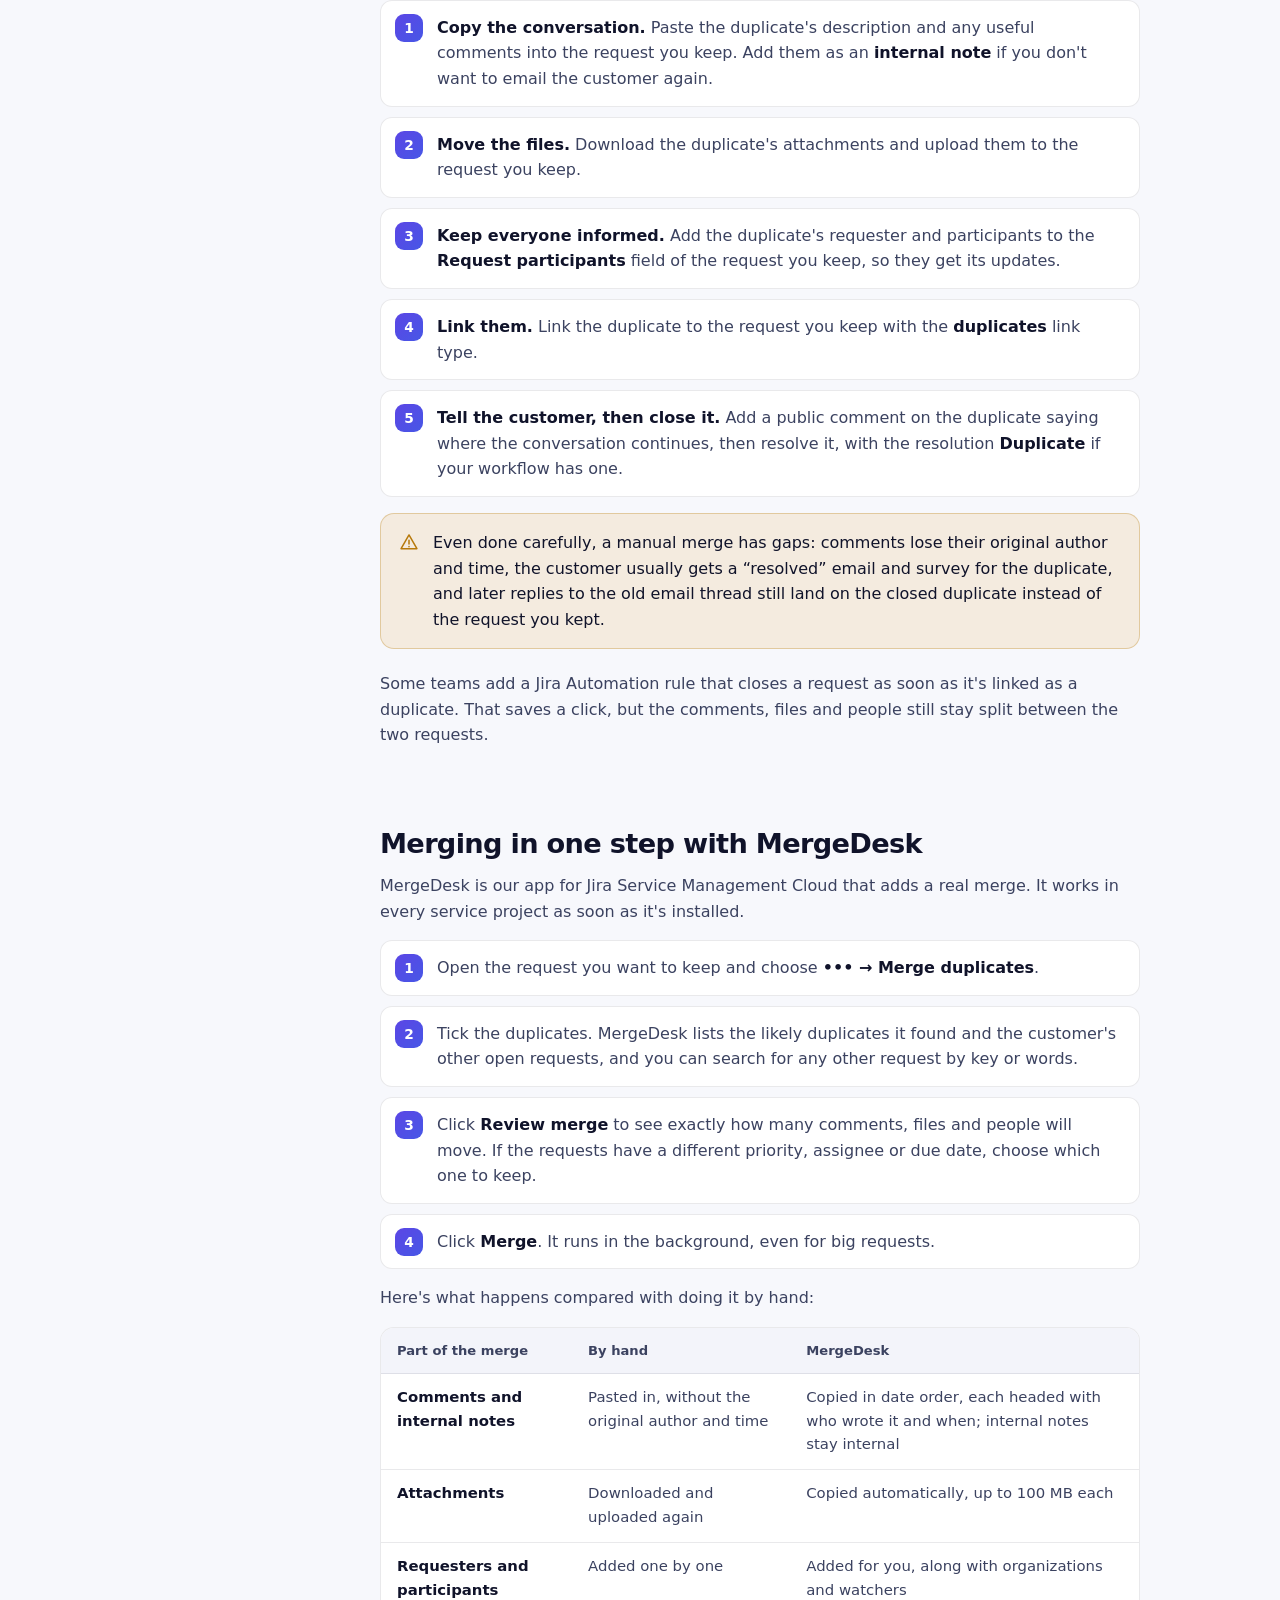
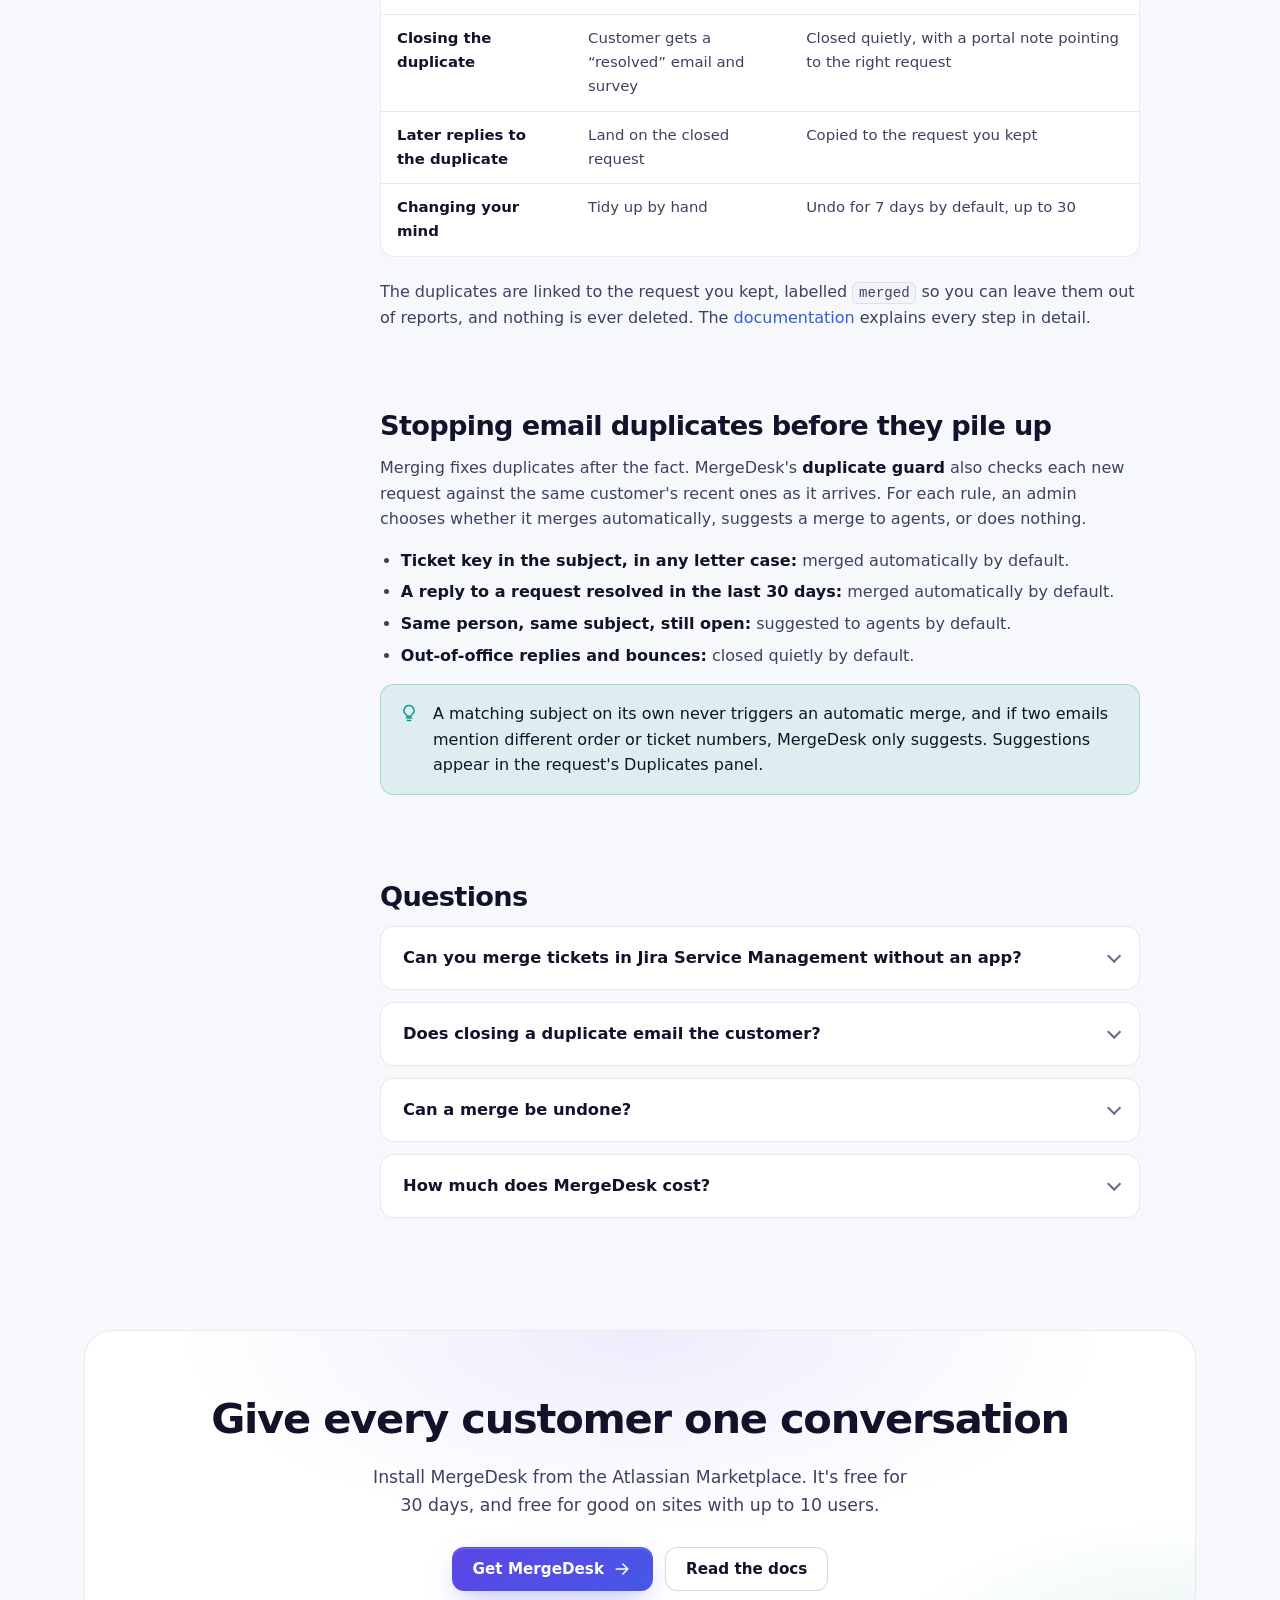
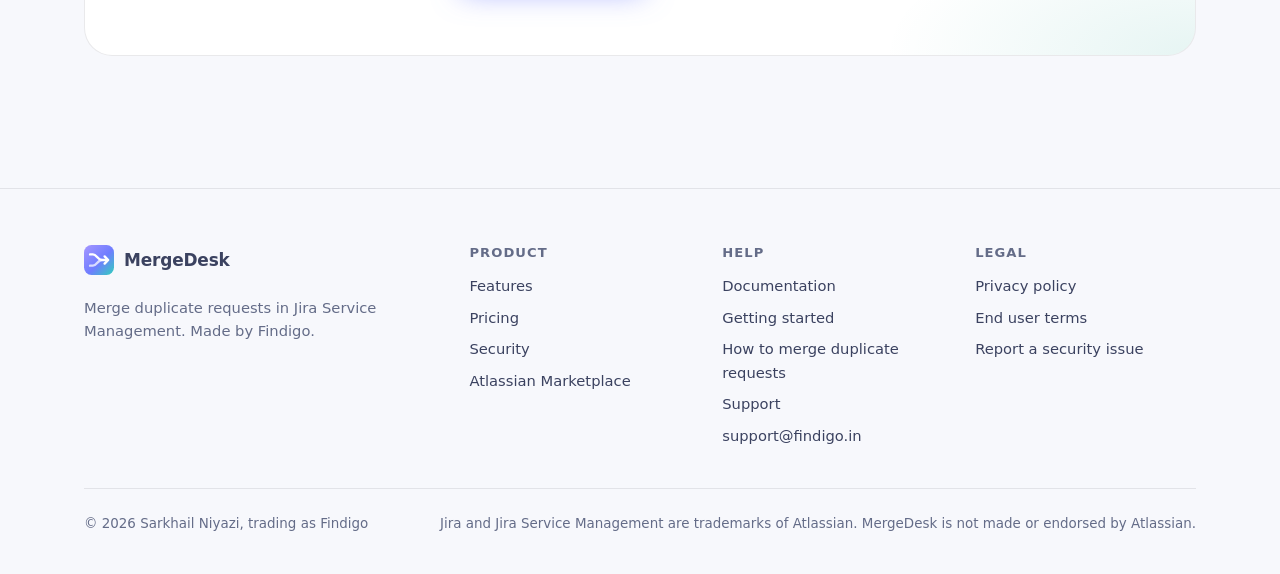
<file: guides/merge-duplicate-requests/index.html>
<!doctype html>
<html lang="en" class="no-js">
<head>
  <meta charset="utf-8">
  <meta name="viewport" content="width=device-width, initial-scale=1">
  <title>How to merge duplicate requests in Jira Service Management</title>
  <meta name="description" content="Jira Service Management can't merge requests or tickets, only link them. How to merge duplicates by hand, what gets lost, and how to merge them properly in one step.">
  <link rel="canonical" href="https://mergedesk.findigo.in/guides/merge-duplicate-requests/">
  <meta property="og:type" content="article">
  <meta property="og:title" content="How to merge duplicate requests in Jira Service Management">
  <meta property="og:description" content="Jira Service Management can only link duplicate requests. Here's how to merge them, by hand or in one step.">
  <meta property="og:url" content="https://mergedesk.findigo.in/guides/merge-duplicate-requests/">
  <meta property="og:image" content="https://mergedesk.findigo.in/assets/og.png">
  <meta name="twitter:card" content="summary_large_image">
  <meta name="theme-color" content="#090b12">
  <link rel="icon" href="/assets/logo.svg" type="image/svg+xml">
  <link rel="apple-touch-icon" href="/assets/logo-180.png">
  <link rel="stylesheet" href="/assets/style.css?v=2">
  <script>try{var t=localStorage.getItem('md-theme');if(t)document.documentElement.dataset.theme=t}catch(e){}</script>
  <script defer src="/assets/site.js?v=2"></script>
  <script type="application/ld+json">
  {
    "@context": "https://schema.org",
    "@type": "Article",
    "headline": "How to merge duplicate requests in Jira Service Management",
    "description": "Jira Service Management can't merge requests or tickets, only link them. How to merge duplicates by hand, what gets lost, and how to merge them properly in one step.",
    "image": "https://mergedesk.findigo.in/assets/og.png",
    "datePublished": "2026-11-23",
    "dateModified": "2026-11-23",
    "mainEntityOfPage": "https://mergedesk.findigo.in/guides/merge-duplicate-requests/",
    "author": { "@type": "Organization", "name": "Findigo", "url": "https://mergedesk.findigo.in/" },
    "publisher": { "@type": "Organization", "name": "Findigo", "url": "https://mergedesk.findigo.in/" }
  }
  </script>
</head>
<body>
<a class="skip" href="#main">Skip to content</a>

<header class="site-header">
  <div class="container nav">
    <a class="brand" href="/"><img src="/assets/logo.svg" alt="" width="30" height="30">MergeDesk</a>
    <nav class="nav-links" id="nav-links" aria-label="Main">
      <a href="/#features">Features</a>
      <a href="/#how">How it works</a>
      <a href="/#pricing">Pricing</a>
      <a href="/docs/">Docs</a>
      <a href="/support/">Support</a>
    </nav>
    <div class="nav-actions">
      <button class="theme-toggle" type="button" aria-label="Switch between light and dark"><svg class="icon moon" aria-hidden="true"><use href="/assets/icons.svg#moon"/></svg><svg class="icon sun" aria-hidden="true"><use href="/assets/icons.svg#sun"/></svg></button>
      <a class="btn btn-primary btn-sm" href="https://marketplace.atlassian.com/apps/1372531683">Get MergeDesk</a>
      <button class="menu-toggle" type="button" aria-label="Menu" aria-expanded="false" aria-controls="nav-links"><svg class="icon" aria-hidden="true"><use href="/assets/icons.svg#menu"/></svg></button>
    </div>
  </div>
</header>

<main id="main">
  <div class="page-hero">
    <div class="container">
      <div class="crumbs"><a href="/">MergeDesk</a> / Guides</div>
      <h1>How to merge duplicate requests in Jira Service Management</h1>
      <p>Jira Service Management can link duplicate requests, but it can't merge them. Here's what that means for your team and your customers, how to merge duplicates by hand, and how to do it properly in one step.</p>
    </div>
  </div>

  <div class="container doc-layout">
    <aside class="doc-nav" aria-label="On this page">
      <h5>On this page</h5>
      <ul>
        <li><a href="#short-answer">The short answer</a></li>
        <li><a href="#why">Why duplicates happen</a></li>
        <li><a href="#by-hand">Merging by hand</a></li>
        <li><a href="#one-step">Merging in one step</a></li>
        <li><a href="#prevent">Stopping email duplicates</a></li>
        <li><a href="#questions">Questions</a></li>
      </ul>
    </aside>

    <article class="prose">
      <section id="short-answer">
        <h2>The short answer</h2>
        <ul>
          <li><strong>There's no merge in Jira Service Management.</strong> You can link one request to another as a duplicate and close it, but its comments, attachments and people stay where they were.</li>
          <li><strong>Closing a duplicate usually emails the customer.</strong> They get a “resolved” notification, and a satisfaction survey if your project sends one, even though their problem isn't solved yet.</li>
          <li>Atlassian's suggestion to add merging, <a href="https://jira.atlassian.com/browse/JSDCLOUD-4685" rel="noopener">JSDCLOUD-4685</a>, has been open since 2017 and has more than 1,200 votes.</li>
          <li>To really merge, you either copy everything across by hand or use an app such as <a href="/">MergeDesk</a>.</li>
        </ul>
      </section>

      <section id="why">
        <h2>Why duplicates happen</h2>
        <p>Most duplicate tickets come in by email. Jira Service Management adds an email to an existing request only when it can match it, so small differences create a new request instead:</p>
        <table>
          <thead><tr><th>What the customer did</th><th>What Jira does</th></tr></thead>
          <tbody>
            <tr><td>Replied from another address, or a colleague replied</td><td>Can't match the sender, so it opens a new request.</td></tr>
            <tr><td>Typed the ticket key in lower case, like “re: sup-12 still broken”</td><td>Doesn't spot the key, so it opens a new request.</td></tr>
            <tr><td>Said “Thanks!” after the request was resolved</td><td>Starts a whole new request for a one-word reply.</td></tr>
            <tr><td>Emailed again because nobody answered yet</td><td>Opens a second request about the same problem.</td></tr>
            <tr><td>Had an out-of-office reply switched on</td><td>Turns the automatic reply into a request nobody needs.</td></tr>
          </tbody>
        </table>
        <p>Each duplicate splits the conversation: two agents may answer the same problem, SLAs run twice, and the customer replies in whichever thread they see first.</p>
      </section>

      <section id="by-hand">
        <h2>Merging by hand, without an app</h2>
        <p>You can get close to a merge with Jira's own tools. Start with the request you want to keep, usually the oldest one or the one with the most detail.</p>
        <ol class="steps-list">
          <li><strong>Copy the conversation.</strong> Paste the duplicate's description and any useful comments into the request you keep. Add them as an <strong>internal note</strong> if you don't want to email the customer again.</li>
          <li><strong>Move the files.</strong> Download the duplicate's attachments and upload them to the request you keep.</li>
          <li><strong>Keep everyone informed.</strong> Add the duplicate's requester and participants to the <strong>Request participants</strong> field of the request you keep, so they get its updates.</li>
          <li><strong>Link them.</strong> Link the duplicate to the request you keep with the <strong>duplicates</strong> link type.</li>
          <li><strong>Tell the customer, then close it.</strong> Add a public comment on the duplicate saying where the conversation continues, then resolve it, with the resolution <strong>Duplicate</strong> if your workflow has one.</li>
        </ol>
        <div class="callout warn"><svg class="icon" aria-hidden="true"><use href="/assets/icons.svg#alert"/></svg><p>Even done carefully, a manual merge has gaps: comments lose their original author and time, the customer usually gets a “resolved” email and survey for the duplicate, and later replies to the old email thread still land on the closed duplicate instead of the request you kept.</p></div>
        <p>Some teams add a Jira Automation rule that closes a request as soon as it's linked as a duplicate. That saves a click, but the comments, files and people still stay split between the two requests.</p>
      </section>

      <section id="one-step">
        <h2>Merging in one step with MergeDesk</h2>
        <p>MergeDesk is our app for Jira Service Management Cloud that adds a real merge. It works in every service project as soon as it's installed.</p>
        <ol class="steps-list">
          <li>Open the request you want to keep and choose <strong>••• → Merge duplicates</strong>.</li>
          <li>Tick the duplicates. MergeDesk lists the likely duplicates it found and the customer's other open requests, and you can search for any other request by key or words.</li>
          <li>Click <strong>Review merge</strong> to see exactly how many comments, files and people will move. If the requests have a different priority, assignee or due date, choose which one to keep.</li>
          <li>Click <strong>Merge</strong>. It runs in the background, even for big requests.</li>
        </ol>
        <p>Here's what happens compared with doing it by hand:</p>
        <table>
          <thead><tr><th>Part of the merge</th><th>By hand</th><th>MergeDesk</th></tr></thead>
          <tbody>
            <tr><td>Comments and internal notes</td><td>Pasted in, without the original author and time</td><td>Copied in date order, each headed with who wrote it and when; internal notes stay internal</td></tr>
            <tr><td>Attachments</td><td>Downloaded and uploaded again</td><td>Copied automatically, up to 100 MB each</td></tr>
            <tr><td>Requesters and participants</td><td>Added one by one</td><td>Added for you, along with organizations and watchers</td></tr>
            <tr><td>Closing the duplicate</td><td>Customer gets a “resolved” email and survey</td><td>Closed quietly, with a portal note pointing to the right request</td></tr>
            <tr><td>Later replies to the duplicate</td><td>Land on the closed request</td><td>Copied to the request you kept</td></tr>
            <tr><td>Changing your mind</td><td>Tidy up by hand</td><td>Undo for 7 days by default, up to 30</td></tr>
          </tbody>
        </table>
        <p>The duplicates are linked to the request you kept, labelled <code>merged</code> so you can leave them out of reports, and nothing is ever deleted. The <a href="/docs/#what-moves">documentation</a> explains every step in detail.</p>
      </section>

      <section id="prevent">
        <h2>Stopping email duplicates before they pile up</h2>
        <p>Merging fixes duplicates after the fact. MergeDesk's <strong>duplicate guard</strong> also checks each new request against the same customer's recent ones as it arrives. For each rule, an admin chooses whether it merges automatically, suggests a merge to agents, or does nothing.</p>
        <ul>
          <li><strong>Ticket key in the subject, in any letter case:</strong> merged automatically by default.</li>
          <li><strong>A reply to a request resolved in the last 30 days:</strong> merged automatically by default.</li>
          <li><strong>Same person, same subject, still open:</strong> suggested to agents by default.</li>
          <li><strong>Out-of-office replies and bounces:</strong> closed quietly by default.</li>
        </ul>
        <div class="callout tip"><svg class="icon" aria-hidden="true"><use href="/assets/icons.svg#bulb"/></svg><p>A matching subject on its own never triggers an automatic merge, and if two emails mention different order or ticket numbers, MergeDesk only suggests. Suggestions appear in the request's Duplicates panel.</p></div>
      </section>

      <section id="questions">
        <h2>Questions</h2>
        <div class="faq">
          <details>
            <summary>Can you merge tickets in Jira Service Management without an app?</summary>
            <p>Not really. You can link a duplicate to another request and close it, and copy its comments, files and people across by hand, but Jira Service Management has no merge action of its own.</p>
          </details>
          <details>
            <summary>Does closing a duplicate email the customer?</summary>
            <p>Usually, yes. Resolving a request normally sends the customer a “resolved” notification, plus a satisfaction survey if your project uses one. MergeDesk closes duplicates without those emails and leaves a note on the portal instead.</p>
          </details>
          <details>
            <summary>Can a merge be undone?</summary>
            <p>With MergeDesk, yes: for 7 days by default, and your Jira admin can choose up to 30. Undo removes what the merge added, puts back any fields it changed and reopens the duplicates, again without emailing the customer.</p>
          </details>
          <details>
            <summary>How much does MergeDesk cost?</summary>
            <p>It's free for sites with up to 10 users. Above that it's $1 per user per month, and less as you grow. See <a href="/#pricing">pricing</a>. Every plan starts with a 30-day free trial.</p>
          </details>
        </div>
      </section>
    </article>
  </div>

  <section style="padding-top: 24px;">
    <div class="container">
      <div class="cta-band">
        <h2>Give every customer one conversation</h2>
        <p>Install MergeDesk from the Atlassian Marketplace. It's free for 30 days, and free for good on sites with up to 10 users.</p>
        <div class="cta-row">
          <a class="btn btn-primary" href="https://marketplace.atlassian.com/apps/1372531683">Get MergeDesk <svg class="icon" aria-hidden="true"><use href="/assets/icons.svg#arrow-right"/></svg></a>
          <a class="btn btn-ghost" href="/docs/">Read the docs</a>
        </div>
      </div>
    </div>
  </section>
</main>

<footer class="site-footer">
  <div class="container">
    <div class="footer-grid">
      <div class="footer-about">
        <a class="brand" href="/"><img src="/assets/logo.svg" alt="" width="30" height="30">MergeDesk</a>
        <p>Merge duplicate requests in Jira Service Management. Made by Findigo.</p>
      </div>
      <div>
        <h4>Product</h4>
        <ul>
          <li><a href="/#features">Features</a></li>
          <li><a href="/#pricing">Pricing</a></li>
          <li><a href="/#security">Security</a></li>
          <li><a href="https://marketplace.atlassian.com/apps/1372531683">Atlassian Marketplace</a></li>
        </ul>
      </div>
      <div>
        <h4>Help</h4>
        <ul>
          <li><a href="/docs/">Documentation</a></li>
          <li><a href="/docs/#getting-started">Getting started</a></li>
          <li><a href="/guides/merge-duplicate-requests/">How to merge duplicate requests</a></li>
          <li><a href="/support/">Support</a></li>
          <li><a href="mailto:support@findigo.in">support@findigo.in</a></li>
        </ul>
      </div>
      <div>
        <h4>Legal</h4>
        <ul>
          <li><a href="/privacy/">Privacy policy</a></li>
          <li><a href="https://www.atlassian.com/licensing/marketplace/termsofuse" rel="noopener">End user terms</a></li>
          <li><a href="/support/#security">Report a security issue</a></li>
        </ul>
      </div>
    </div>
    <div class="legal">
      <span>© <span data-year>2026</span> Sarkhail Niyazi, trading as Findigo</span>
      <span>Jira and Jira Service Management are trademarks of Atlassian. MergeDesk is not made or endorsed by Atlassian.</span>
    </div>
  </div>
</footer>
</body>
</html>
</file>
<file: assets/style.css>
/* MergeDesk site. No web fonts, cookies or trackers: system fonts only. */

:root {
  color-scheme: dark;
  --bg: #090b12;
  --bg-2: #0d1019;
  --surface: #121624;
  --surface-2: #181d2e;
  --surface-3: #20263b;
  --border: rgba(255, 255, 255, 0.075);
  --border-strong: rgba(255, 255, 255, 0.14);
  --text: #eef0f8;
  --text-2: #bcc2d6;
  --muted: #8890a8;
  --accent: #8f7fff;
  --accent-2: #b3a8ff;
  --accent-soft: rgba(143, 127, 255, 0.14);
  --accent-ink: #ffffff;
  --teal: #34d6c2;
  --teal-soft: rgba(52, 214, 194, 0.13);
  --amber: #f8c04e;
  --amber-soft: rgba(248, 192, 78, 0.14);
  --rose: #fb7d8f;
  --rose-soft: rgba(251, 125, 143, 0.13);
  --green: #5fd98b;
  --green-soft: rgba(95, 217, 139, 0.14);
  --link: #8fb4ff;
  --grad: linear-gradient(120deg, #a596ff 0%, #7f8cff 45%, #46d9c6 100%);
  --grad-btn: linear-gradient(135deg, #8f7fff 0%, #6f7dff 100%);
  --glow: radial-gradient(60% 60% at 50% 0%, rgba(143, 127, 255, 0.28) 0%, rgba(143, 127, 255, 0) 70%);
  --shadow-sm: 0 1px 2px rgba(0, 0, 0, 0.4);
  --shadow: 0 30px 80px -30px rgba(0, 0, 0, 0.75), 0 0 0 1px var(--border);
  --radius-sm: 8px;
  --radius: 14px;
  --radius-lg: 22px;
  --font: "Inter", ui-sans-serif, system-ui, -apple-system, "Segoe UI", Roboto, "Helvetica Neue", Arial, sans-serif;
  --mono: ui-monospace, "SFMono-Regular", "Cascadia Code", "Roboto Mono", Menlo, Consolas, monospace;
  --maxw: 1160px;
  --header-h: 64px;
}

/* Light theme: the system setting, unless the visitor picked dark. */
@media (prefers-color-scheme: light) {
  :root:not([data-theme="dark"]) {
    color-scheme: light;
    --bg: #f7f8fc;
    --bg-2: #eef0f8;
    --surface: #ffffff;
    --surface-2: #f3f4fa;
    --surface-3: #e8eaf4;
    --border: rgba(16, 20, 40, 0.09);
    --border-strong: rgba(16, 20, 40, 0.16);
    --text: #10132a;
    --text-2: #3b4260;
    --muted: #646c88;
    --accent: #5b46e5;
    --accent-2: #4a36d6;
    --accent-soft: rgba(91, 70, 229, 0.1);
    --teal: #0b9b8a;
    --teal-soft: rgba(11, 155, 138, 0.1);
    --amber: #b7790b;
    --amber-soft: rgba(219, 151, 20, 0.12);
    --rose: #d33b55;
    --rose-soft: rgba(211, 59, 85, 0.09);
    --green: #198a48;
    --green-soft: rgba(25, 138, 72, 0.1);
    --link: #2f5fd8;
    --grad: linear-gradient(120deg, #5b46e5 0%, #4b5ee8 45%, #0b9b8a 100%);
    --grad-btn: linear-gradient(135deg, #5b46e5 0%, #4757e6 100%);
    --glow: radial-gradient(60% 60% at 50% 0%, rgba(91, 70, 229, 0.16) 0%, rgba(91, 70, 229, 0) 70%);
    --shadow-sm: 0 1px 2px rgba(16, 20, 40, 0.08);
    --shadow: 0 30px 70px -30px rgba(30, 30, 80, 0.3), 0 0 0 1px var(--border);
  }
}
:root[data-theme="light"] {
  color-scheme: light;
  --bg: #f7f8fc;
  --bg-2: #eef0f8;
  --surface: #ffffff;
  --surface-2: #f3f4fa;
  --surface-3: #e8eaf4;
  --border: rgba(16, 20, 40, 0.09);
  --border-strong: rgba(16, 20, 40, 0.16);
  --text: #10132a;
  --text-2: #3b4260;
  --muted: #646c88;
  --accent: #5b46e5;
  --accent-2: #4a36d6;
  --accent-soft: rgba(91, 70, 229, 0.1);
  --teal: #0b9b8a;
  --teal-soft: rgba(11, 155, 138, 0.1);
  --amber: #b7790b;
  --amber-soft: rgba(219, 151, 20, 0.12);
  --rose: #d33b55;
  --rose-soft: rgba(211, 59, 85, 0.09);
  --green: #198a48;
  --green-soft: rgba(25, 138, 72, 0.1);
  --link: #2f5fd8;
  --grad: linear-gradient(120deg, #5b46e5 0%, #4b5ee8 45%, #0b9b8a 100%);
  --grad-btn: linear-gradient(135deg, #5b46e5 0%, #4757e6 100%);
  --glow: radial-gradient(60% 60% at 50% 0%, rgba(91, 70, 229, 0.16) 0%, rgba(91, 70, 229, 0) 70%);
  --shadow-sm: 0 1px 2px rgba(16, 20, 40, 0.08);
  --shadow: 0 30px 70px -30px rgba(30, 30, 80, 0.3), 0 0 0 1px var(--border);
}

/* ---------- Base ---------- */
*,
*::before,
*::after {
  box-sizing: border-box;
}
html {
  -webkit-text-size-adjust: 100%;
  scroll-behavior: smooth;
  scroll-padding-top: calc(var(--header-h) + 20px);
}
body {
  margin: 0;
  background: var(--bg);
  color: var(--text);
  font-family: var(--font);
  font-size: 16px;
  line-height: 1.6;
  -webkit-font-smoothing: antialiased;
  text-rendering: optimizeLegibility;
  overflow-x: hidden;
}
img,
svg {
  display: block;
  max-width: 100%;
}
a {
  color: var(--link);
  text-decoration: none;
}
a:hover {
  text-decoration: underline;
  text-underline-offset: 3px;
}
:focus-visible {
  outline: 2px solid var(--accent);
  outline-offset: 3px;
  border-radius: 6px;
}
h1,
h2,
h3,
h4 {
  line-height: 1.15;
  letter-spacing: -0.02em;
  margin: 0 0 0.5em;
  font-weight: 700;
}
p {
  margin: 0 0 1em;
}
code,
kbd {
  font-family: var(--mono);
  font-size: 0.88em;
  background: var(--surface-2);
  border: 1px solid var(--border);
  padding: 0.12em 0.4em;
  border-radius: 6px;
}
.skip {
  position: absolute;
  left: -9999px;
  top: 8px;
  z-index: 100;
  background: var(--surface);
  color: var(--text);
  padding: 8px 14px;
  border-radius: 8px;
}
.skip:focus {
  left: 12px;
}
.container {
  width: 100%;
  max-width: var(--maxw);
  margin: 0 auto;
  padding: 0 24px;
}
.icon {
  width: 20px;
  height: 20px;
  flex: none;
  stroke: currentColor;
  fill: none;
  stroke-width: 1.8;
  stroke-linecap: round;
  stroke-linejoin: round;
}
.grad-text {
  background: var(--grad);
  -webkit-background-clip: text;
  background-clip: text;
  color: transparent;
}
.sr-only {
  position: absolute;
  width: 1px;
  height: 1px;
  overflow: hidden;
  clip: rect(0 0 0 0);
  white-space: nowrap;
}

/* ---------- Header ---------- */
.site-header {
  position: sticky;
  top: 0;
  z-index: 50;
  height: var(--header-h);
  background: color-mix(in srgb, var(--bg) 78%, transparent);
  backdrop-filter: saturate(160%) blur(14px);
  -webkit-backdrop-filter: saturate(160%) blur(14px);
  border-bottom: 1px solid transparent;
  transition: border-color 0.2s ease;
}
.site-header.scrolled {
  border-bottom-color: var(--border);
}
.nav {
  height: 100%;
  display: flex;
  align-items: center;
  gap: 28px;
}
.brand {
  display: inline-flex;
  align-items: center;
  gap: 10px;
  color: var(--text);
  font-weight: 750;
  font-size: 1.06rem;
  letter-spacing: -0.01em;
}
.brand:hover {
  text-decoration: none;
}
.brand img {
  width: 30px;
  height: 30px;
}
.nav-links {
  display: flex;
  align-items: center;
  gap: 4px;
  margin-left: auto;
}
.nav-links a {
  color: var(--text-2);
  font-size: 0.93rem;
  font-weight: 550;
  padding: 8px 12px;
  border-radius: 8px;
}
.nav-links a:hover,
.nav-links a[aria-current="page"] {
  color: var(--text);
  background: var(--surface-2);
  text-decoration: none;
}
.nav-actions {
  display: flex;
  align-items: center;
  gap: 10px;
}
.theme-toggle,
.menu-toggle {
  display: inline-grid;
  place-items: center;
  width: 38px;
  height: 38px;
  border-radius: 10px;
  border: 1px solid var(--border);
  background: var(--surface);
  color: var(--text-2);
  cursor: pointer;
}
.theme-toggle:hover,
.menu-toggle:hover {
  color: var(--text);
  border-color: var(--border-strong);
}
.theme-toggle .sun {
  display: none;
}
:root[data-theme="light"] .theme-toggle .sun {
  display: block;
}
:root[data-theme="light"] .theme-toggle .moon {
  display: none;
}
@media (prefers-color-scheme: light) {
  :root:not([data-theme="dark"]) .theme-toggle .sun {
    display: block;
  }
  :root:not([data-theme="dark"]) .theme-toggle .moon {
    display: none;
  }
}
.menu-toggle {
  display: none;
}

/* ---------- Buttons ---------- */
.btn {
  display: inline-flex;
  align-items: center;
  justify-content: center;
  gap: 8px;
  height: 44px;
  padding: 0 20px;
  border-radius: 12px;
  font-weight: 650;
  font-size: 0.95rem;
  border: 1px solid transparent;
  cursor: pointer;
  white-space: nowrap;
  transition: transform 0.15s ease, box-shadow 0.15s ease, background 0.15s ease, border-color 0.15s ease;
}
.btn:hover {
  text-decoration: none;
  transform: translateY(-1px);
}
.btn-primary {
  background: var(--grad-btn);
  color: var(--accent-ink);
  box-shadow: 0 10px 30px -10px rgba(111, 125, 255, 0.7), inset 0 1px 0 rgba(255, 255, 255, 0.18);
}
.btn-primary:hover {
  box-shadow: 0 14px 34px -10px rgba(111, 125, 255, 0.85), inset 0 1px 0 rgba(255, 255, 255, 0.2);
}
.btn-ghost {
  background: var(--surface);
  color: var(--text);
  border-color: var(--border-strong);
}
.btn-ghost:hover {
  background: var(--surface-2);
}
.btn-sm {
  height: 38px;
  padding: 0 14px;
  border-radius: 10px;
  font-size: 0.9rem;
}

/* ---------- Hero ---------- */
.hero {
  position: relative;
  padding: 72px 0 56px;
  isolation: isolate;
}
.hero::before {
  content: "";
  position: absolute;
  inset: -80px 0 auto;
  height: 720px;
  background: var(--glow);
  z-index: -1;
  pointer-events: none;
}
.hero::after {
  content: "";
  position: absolute;
  inset: 0;
  z-index: -2;
  background-image: linear-gradient(var(--border) 1px, transparent 1px),
    linear-gradient(90deg, var(--border) 1px, transparent 1px);
  background-size: 56px 56px;
  mask-image: radial-gradient(70% 60% at 50% 20%, #000 0%, transparent 75%);
  -webkit-mask-image: radial-gradient(70% 60% at 50% 20%, #000 0%, transparent 75%);
  opacity: 0.55;
  pointer-events: none;
}
.hero-grid {
  display: grid;
  grid-template-columns: 1.02fr 1fr;
  gap: 56px;
  align-items: center;
}
.eyebrow {
  display: inline-flex;
  align-items: center;
  gap: 8px;
  padding: 6px 12px 6px 8px;
  border-radius: 999px;
  border: 1px solid var(--border-strong);
  background: var(--surface);
  color: var(--text-2);
  font-size: 0.82rem;
  font-weight: 600;
  margin-bottom: 22px;
}
.eyebrow .dot {
  display: inline-grid;
  place-items: center;
  width: 20px;
  height: 20px;
  border-radius: 999px;
  background: var(--teal-soft);
  color: var(--teal);
}
.eyebrow .dot .icon {
  width: 12px;
  height: 12px;
  stroke-width: 2.4;
}
.hero h1 {
  font-size: clamp(2.4rem, 5.2vw, 3.9rem);
  letter-spacing: -0.035em;
  line-height: 1.04;
  margin-bottom: 20px;
}
.lead {
  font-size: 1.15rem;
  color: var(--text-2);
  max-width: 34em;
  margin-bottom: 30px;
}
.cta-row {
  display: flex;
  flex-wrap: wrap;
  gap: 12px;
  margin-bottom: 26px;
}
.checks {
  display: flex;
  flex-wrap: wrap;
  gap: 10px 22px;
  list-style: none;
  padding: 0;
  margin: 0;
  color: var(--text-2);
  font-size: 0.9rem;
}
.checks li {
  display: inline-flex;
  align-items: center;
  gap: 8px;
}
.checks .icon {
  width: 18px;
  height: 18px;
  color: var(--teal);
  stroke-width: 2.2;
}

/* ---------- Product mock (looks like the Jira dialog) ---------- */
.stage {
  position: relative;
  padding: 18px 8px 40px;
}
.window {
  position: relative;
  background: var(--surface);
  border-radius: var(--radius-lg);
  box-shadow: var(--shadow);
  overflow: hidden;
}
.window-bar {
  display: flex;
  align-items: center;
  gap: 7px;
  height: 40px;
  padding: 0 16px;
  border-bottom: 1px solid var(--border);
  background: var(--surface-2);
  font-size: 0.78rem;
  color: var(--muted);
}
.window-bar i {
  width: 10px;
  height: 10px;
  border-radius: 99px;
  background: var(--surface-3);
}
.window-bar span {
  margin-left: 10px;
}
.dialog {
  padding: 22px 24px 24px;
  font-size: 0.86rem;
}
.dialog h4 {
  font-size: 1.06rem;
  margin-bottom: 8px;
  letter-spacing: -0.01em;
}
.dialog .intro {
  color: var(--text-2);
  margin-bottom: 16px;
  line-height: 1.5;
}
.group-title {
  font-weight: 700;
  font-size: 0.8rem;
  margin: 14px 0 8px;
}
.row {
  display: flex;
  align-items: center;
  gap: 10px;
  padding: 9px 10px;
  border-radius: 10px;
  border: 1px solid var(--border);
  background: var(--bg-2);
  margin-bottom: 6px;
}
.row.on {
  border-color: color-mix(in srgb, var(--accent) 45%, transparent);
  background: var(--accent-soft);
}
.cb {
  width: 16px;
  height: 16px;
  border-radius: 4px;
  border: 1.5px solid var(--border-strong);
  flex: none;
  display: grid;
  place-items: center;
}
.row.on .cb {
  background: var(--accent);
  border-color: var(--accent);
}
.row.on .cb::after {
  content: "";
  width: 8px;
  height: 4px;
  border: 2px solid #fff;
  border-top: 0;
  border-right: 0;
  transform: rotate(-45deg) translate(1px, -1px);
}
.key {
  color: var(--link);
  font-weight: 600;
  white-space: nowrap;
}
.summary {
  color: var(--text);
  overflow: hidden;
  text-overflow: ellipsis;
  white-space: nowrap;
  min-width: 0;
  flex: 1;
}
.note {
  color: var(--muted);
  font-style: italic;
  font-size: 0.78rem;
  white-space: nowrap;
}
.review {
  margin-top: 14px;
  border-radius: 10px;
  padding: 12px 14px;
  background: var(--teal-soft);
  border: 1px solid color-mix(in srgb, var(--teal) 30%, transparent);
  display: flex;
  gap: 10px;
  align-items: flex-start;
}
.review .icon {
  color: var(--teal);
  width: 18px;
  height: 18px;
  margin-top: 2px;
}
.review strong {
  display: block;
  font-size: 0.84rem;
}
.review span {
  color: var(--text-2);
}
.dialog-actions {
  display: flex;
  gap: 8px;
  margin-top: 16px;
}
.mini-btn {
  display: inline-flex;
  align-items: center;
  height: 32px;
  padding: 0 12px;
  border-radius: 8px;
  font-weight: 650;
  font-size: 0.8rem;
  background: var(--surface-2);
  border: 1px solid var(--border);
  color: var(--text);
}
.mini-btn.primary {
  background: var(--accent);
  border-color: var(--accent);
  color: #fff;
}
.lozenge {
  display: inline-flex;
  align-items: center;
  height: 20px;
  padding: 0 7px;
  border-radius: 5px;
  font-size: 0.7rem;
  font-weight: 750;
  text-transform: uppercase;
  letter-spacing: 0.03em;
  white-space: nowrap;
}
.lz-green {
  background: var(--green-soft);
  color: var(--green);
}
.lz-purple {
  background: var(--accent-soft);
  color: var(--accent-2);
}
.lz-amber {
  background: var(--amber-soft);
  color: var(--amber);
}
.lz-grey {
  background: var(--surface-3);
  color: var(--text-2);
}
.lz-rose {
  background: var(--rose-soft);
  color: var(--rose);
}
.toast {
  position: absolute;
  display: flex;
  align-items: center;
  gap: 12px;
  padding: 12px 16px;
  border-radius: 14px;
  background: var(--surface);
  box-shadow: var(--shadow);
  font-size: 0.84rem;
  max-width: 300px;
}
.toast .badge {
  display: grid;
  place-items: center;
  width: 34px;
  height: 34px;
  border-radius: 10px;
  flex: none;
}
.toast strong {
  display: block;
  font-size: 0.86rem;
}
.toast span {
  color: var(--muted);
  font-size: 0.78rem;
}
.toast-1 {
  right: -14px;
  bottom: -2px;
  animation: float 7s ease-in-out infinite;
}
.toast-1 .badge {
  background: var(--green-soft);
  color: var(--green);
}
.toast-2 {
  right: -22px;
  top: -8px;
  animation: float 8s ease-in-out -2s infinite;
}
.toast-2 .badge {
  background: var(--rose-soft);
  color: var(--rose);
}
@keyframes float {
  0%,
  100% {
    transform: translateY(0);
  }
  50% {
    transform: translateY(-8px);
  }
}

/* ---------- Sections ---------- */
section {
  padding: 92px 0;
}
.section-head {
  max-width: 720px;
  margin: 0 auto 52px;
  text-align: center;
}
.section-head.left {
  margin-left: 0;
  text-align: left;
}
.kicker {
  display: inline-block;
  font-size: 0.8rem;
  font-weight: 750;
  letter-spacing: 0.08em;
  text-transform: uppercase;
  color: var(--accent-2);
  margin-bottom: 14px;
}
.section-head h2 {
  font-size: clamp(1.9rem, 3.6vw, 2.75rem);
  letter-spacing: -0.03em;
}
.section-head p {
  color: var(--text-2);
  font-size: 1.08rem;
  margin: 0;
}
.band {
  background: var(--bg-2);
  border-top: 1px solid var(--border);
  border-bottom: 1px solid var(--border);
}

/* Problem stats */
.stats {
  display: grid;
  grid-template-columns: repeat(3, 1fr);
  gap: 18px;
}
.stat {
  padding: 26px;
  border-radius: var(--radius);
  background: var(--surface);
  border: 1px solid var(--border);
}
.stat b {
  display: block;
  font-size: 2.3rem;
  letter-spacing: -0.03em;
  line-height: 1.1;
  margin-bottom: 8px;
}
.stat p {
  color: var(--text-2);
  margin: 0;
  font-size: 0.95rem;
}

/* Sources of duplicates */
.sources {
  display: grid;
  grid-template-columns: repeat(4, 1fr);
  gap: 16px;
  margin-top: 18px;
}
.source {
  padding: 22px;
  border-radius: var(--radius);
  background: var(--surface);
  border: 1px solid var(--border);
  display: flex;
  flex-direction: column;
  gap: 10px;
}
.source .mail {
  font-family: var(--mono);
  font-size: 0.78rem;
  color: var(--text-2);
  background: var(--bg-2);
  border: 1px dashed var(--border-strong);
  border-radius: 8px;
  padding: 8px 10px;
  overflow: hidden;
  text-overflow: ellipsis;
  white-space: nowrap;
}
.source h3 {
  font-size: 1.02rem;
  margin: 4px 0 0;
}
.source p {
  color: var(--text-2);
  font-size: 0.92rem;
  margin: 0;
}
.source .fix {
  margin-top: auto;
  display: flex;
  align-items: center;
  gap: 8px;
  font-size: 0.85rem;
  color: var(--teal);
  font-weight: 650;
}
.source .fix .icon {
  width: 16px;
  height: 16px;
}

/* Feature bento */
.bento {
  display: grid;
  grid-template-columns: repeat(6, 1fr);
  gap: 18px;
}
.card {
  position: relative;
  border-radius: var(--radius-lg);
  background: var(--surface);
  border: 1px solid var(--border);
  padding: 28px;
  overflow: hidden;
}
.card h3 {
  font-size: 1.22rem;
  margin-bottom: 8px;
}
.card p {
  color: var(--text-2);
  margin-bottom: 0;
}
.card .ic {
  display: grid;
  place-items: center;
  width: 44px;
  height: 44px;
  border-radius: 12px;
  margin-bottom: 18px;
  background: var(--accent-soft);
  color: var(--accent-2);
}
.card .ic.teal {
  background: var(--teal-soft);
  color: var(--teal);
}
.card .ic.amber {
  background: var(--amber-soft);
  color: var(--amber);
}
.card .ic.rose {
  background: var(--rose-soft);
  color: var(--rose);
}
.card .ic.green {
  background: var(--green-soft);
  color: var(--green);
}
.span-4 {
  grid-column: span 4;
}
.span-3 {
  grid-column: span 3;
}
.span-2 {
  grid-column: span 2;
}
.card.feature-main {
  display: grid;
  grid-template-columns: 1fr 1fr;
  gap: 28px;
  align-items: center;
}
.ticklist {
  list-style: none;
  padding: 0;
  margin: 16px 0 0;
  display: grid;
  gap: 9px;
}
.ticklist li {
  display: flex;
  gap: 10px;
  color: var(--text-2);
  font-size: 0.95rem;
}
.ticklist .icon {
  width: 18px;
  height: 18px;
  color: var(--teal);
  margin-top: 3px;
  stroke-width: 2.2;
}

/* Timeline of a merged request (inside cards) */
.timeline {
  display: grid;
  gap: 8px;
  font-size: 0.82rem;
}
.tl-item {
  display: flex;
  gap: 10px;
  align-items: flex-start;
  padding: 10px 12px;
  border-radius: 10px;
  background: var(--bg-2);
  border: 1px solid var(--border);
}
.tl-item .who {
  font-weight: 650;
}
.tl-item .meta {
  color: var(--muted);
  font-size: 0.74rem;
}
.tl-item .avatar {
  width: 26px;
  height: 26px;
  border-radius: 99px;
  flex: none;
  display: grid;
  place-items: center;
  font-size: 0.66rem;
  font-weight: 800;
  color: #fff;
}
.av-1 {
  background: linear-gradient(135deg, #f59e8b, #e36a8f);
}
.av-2 {
  background: linear-gradient(135deg, #6fb6ff, #6f7dff);
}
.av-3 {
  background: linear-gradient(135deg, #58d6b8, #2aa58f);
}

/* Email mock */
.inbox {
  display: grid;
  gap: 8px;
  margin-top: 18px;
}
.mail-row {
  display: flex;
  align-items: center;
  gap: 10px;
  padding: 10px 12px;
  border-radius: 10px;
  background: var(--bg-2);
  border: 1px solid var(--border);
  font-size: 0.82rem;
}
.mail-row .subj {
  flex: 1;
  min-width: 0;
  overflow: hidden;
  text-overflow: ellipsis;
  white-space: nowrap;
}
.mail-row.struck .subj {
  text-decoration: line-through;
  color: var(--muted);
}
.mail-row.struck .icon {
  color: var(--rose);
}
.mail-row .icon {
  width: 16px;
  height: 16px;
  color: var(--muted);
}

/* Rule list (guard) */
.rules {
  display: grid;
  gap: 8px;
  margin-top: 18px;
}
.rule {
  display: flex;
  align-items: center;
  gap: 10px;
  justify-content: space-between;
  padding: 10px 12px;
  border-radius: 10px;
  background: var(--bg-2);
  border: 1px solid var(--border);
  font-size: 0.84rem;
}

/* Steps */
.steps {
  display: grid;
  grid-template-columns: repeat(3, 1fr);
  gap: 18px;
  counter-reset: step;
}
.step {
  position: relative;
  padding: 28px;
  border-radius: var(--radius-lg);
  background: var(--surface);
  border: 1px solid var(--border);
}
.step::before {
  counter-increment: step;
  content: counter(step);
  display: grid;
  place-items: center;
  width: 36px;
  height: 36px;
  border-radius: 11px;
  font-weight: 800;
  background: var(--grad-btn);
  color: #fff;
  margin-bottom: 18px;
}
.step h3 {
  font-size: 1.12rem;
}
.step p {
  color: var(--text-2);
  margin: 0;
}

/* Compare table */
.compare {
  width: 100%;
  border-collapse: separate;
  border-spacing: 0;
  border: 1px solid var(--border);
  border-radius: var(--radius-lg);
  overflow: hidden;
  background: var(--surface);
  font-size: 0.96rem;
}
.compare th,
.compare td {
  padding: 16px 20px;
  text-align: left;
  border-bottom: 1px solid var(--border);
  vertical-align: top;
}
.compare tr:last-child td {
  border-bottom: 0;
}
.compare thead th {
  background: var(--surface-2);
  font-size: 0.86rem;
  color: var(--text-2);
  font-weight: 700;
}
.compare thead th.us {
  color: var(--text);
}
.compare td:first-child {
  font-weight: 600;
  width: 34%;
}
.compare td {
  color: var(--text-2);
}
.compare td.us {
  color: var(--text);
  background: color-mix(in srgb, var(--accent-soft) 60%, transparent);
}
.yes,
.no {
  display: inline-flex;
  align-items: flex-start;
  gap: 8px;
}
.yes .icon {
  color: var(--green);
  width: 18px;
  height: 18px;
  margin-top: 3px;
  stroke-width: 2.4;
}
.no .icon {
  color: var(--rose);
  width: 18px;
  height: 18px;
  margin-top: 3px;
  stroke-width: 2.4;
}
.table-wrap {
  overflow-x: auto;
  border-radius: var(--radius-lg);
}

/* Pricing */
.pricing {
  display: grid;
  grid-template-columns: 1.1fr 0.9fr;
  gap: 22px;
  align-items: stretch;
}
.calc {
  padding: 32px;
  border-radius: var(--radius-lg);
  background: var(--surface);
  border: 1px solid var(--border);
  box-shadow: var(--shadow);
  position: relative;
  overflow: hidden;
}
.calc::before {
  content: "";
  position: absolute;
  inset: 0 0 auto;
  height: 4px;
  background: var(--grad);
}
.calc label {
  display: block;
  font-weight: 650;
  margin-bottom: 14px;
}
.calc-users {
  display: flex;
  align-items: center;
  gap: 14px;
  margin-bottom: 8px;
}
.calc-users input[type="number"] {
  width: 120px;
  height: 46px;
  border-radius: 12px;
  border: 1px solid var(--border-strong);
  background: var(--bg-2);
  color: var(--text);
  font: inherit;
  font-weight: 700;
  font-size: 1.05rem;
  padding: 0 14px;
}
.calc-users span {
  color: var(--muted);
}
input[type="range"] {
  width: 100%;
  accent-color: var(--accent);
  margin: 14px 0 22px;
}
.billing {
  display: inline-flex;
  padding: 4px;
  border-radius: 12px;
  background: var(--bg-2);
  border: 1px solid var(--border);
  margin-bottom: 24px;
}
.billing button {
  border: 0;
  background: transparent;
  color: var(--text-2);
  font: inherit;
  font-weight: 650;
  font-size: 0.9rem;
  padding: 8px 16px;
  border-radius: 9px;
  cursor: pointer;
}
.billing button[aria-pressed="true"] {
  background: var(--surface-3);
  color: var(--text);
  box-shadow: var(--shadow-sm);
}
.billing .save {
  color: var(--teal);
  font-size: 0.78rem;
  margin-left: 4px;
}
.price-out {
  display: flex;
  align-items: baseline;
  gap: 10px;
  flex-wrap: wrap;
}
.price-out .amount {
  font-size: 3rem;
  font-weight: 800;
  letter-spacing: -0.04em;
  line-height: 1;
}
.price-out .per {
  color: var(--muted);
  font-weight: 600;
}
.price-sub {
  color: var(--text-2);
  margin: 12px 0 0;
  font-size: 0.95rem;
}
.price-note {
  margin-top: 24px;
  padding-top: 20px;
  border-top: 1px solid var(--border);
  color: var(--muted);
  font-size: 0.86rem;
}
.tiers {
  padding: 28px;
  border-radius: var(--radius-lg);
  background: var(--surface);
  border: 1px solid var(--border);
}
.tiers h3 {
  font-size: 1.05rem;
  margin-bottom: 16px;
}
.tiers table {
  width: 100%;
  border-collapse: collapse;
  font-size: 0.94rem;
}
.tiers td {
  padding: 10px 0;
  border-bottom: 1px solid var(--border);
}
.tiers tr:last-child td {
  border-bottom: 0;
}
.tiers td:last-child {
  text-align: right;
  font-weight: 700;
}
.tiers tr.active td {
  color: var(--accent-2);
}
.tiers .free {
  color: var(--teal);
}
.tiers p {
  color: var(--muted);
  font-size: 0.84rem;
  margin: 16px 0 0;
}

/* Trust tiles */
.trust {
  display: grid;
  grid-template-columns: repeat(4, 1fr);
  gap: 18px;
}
.trust .card {
  padding: 24px;
}
.trust .card h3 {
  font-size: 1.04rem;
}
.trust .card p {
  font-size: 0.93rem;
}

/* FAQ */
.faq {
  max-width: 820px;
  margin: 0 auto;
  display: grid;
  gap: 12px;
}
.faq details {
  border-radius: var(--radius);
  background: var(--surface);
  border: 1px solid var(--border);
  padding: 0 22px;
  transition: border-color 0.2s ease;
}
.faq details[open] {
  border-color: var(--border-strong);
}
.faq summary {
  cursor: pointer;
  list-style: none;
  display: flex;
  align-items: center;
  justify-content: space-between;
  gap: 16px;
  padding: 18px 0;
  font-weight: 650;
  font-size: 1.02rem;
}
.faq summary::-webkit-details-marker {
  display: none;
}
.faq summary::after {
  content: "";
  width: 10px;
  height: 10px;
  flex: none;
  border-right: 2px solid var(--muted);
  border-bottom: 2px solid var(--muted);
  transform: rotate(45deg) translateY(-3px);
  transition: transform 0.2s ease;
}
.faq details[open] summary::after {
  transform: rotate(-135deg) translateY(-3px);
}
.faq details p {
  color: var(--text-2);
  margin: 0 0 18px;
}

/* Final CTA */
.cta-band {
  position: relative;
  border-radius: 28px;
  padding: 64px 40px;
  text-align: center;
  overflow: hidden;
  background: var(--surface);
  border: 1px solid var(--border);
  isolation: isolate;
}
.cta-band::before {
  content: "";
  position: absolute;
  inset: 0;
  background: radial-gradient(60% 90% at 50% 0%, var(--accent-soft), transparent 70%),
    radial-gradient(40% 60% at 100% 100%, var(--teal-soft), transparent 70%);
  z-index: -1;
}
.cta-band h2 {
  font-size: clamp(1.8rem, 3.4vw, 2.6rem);
  letter-spacing: -0.03em;
}
.cta-band p {
  color: var(--text-2);
  font-size: 1.08rem;
  max-width: 560px;
  margin: 0 auto 28px;
}
.cta-band .cta-row {
  justify-content: center;
  margin: 0;
}

/* ---------- Footer ---------- */
.site-footer {
  border-top: 1px solid var(--border);
  padding: 56px 0 40px;
  margin-top: 40px;
  font-size: 0.92rem;
}
.footer-grid {
  display: grid;
  grid-template-columns: 1.6fr repeat(3, 1fr);
  gap: 32px;
}
.footer-grid h4 {
  font-size: 0.82rem;
  text-transform: uppercase;
  letter-spacing: 0.08em;
  color: var(--muted);
  margin-bottom: 14px;
}
.footer-grid ul {
  list-style: none;
  padding: 0;
  margin: 0;
  display: grid;
  gap: 8px;
}
.footer-grid a {
  color: var(--text-2);
}
.footer-grid a:hover {
  color: var(--text);
}
.footer-about p {
  color: var(--muted);
  margin: 14px 0 0;
  max-width: 320px;
}
.legal {
  margin-top: 40px;
  padding-top: 24px;
  border-top: 1px solid var(--border);
  display: flex;
  justify-content: space-between;
  flex-wrap: wrap;
  gap: 12px;
  color: var(--muted);
  font-size: 0.84rem;
}

/* ---------- Reveal on scroll ---------- */
.reveal {
  opacity: 0;
  transform: translateY(18px);
  transition: opacity 0.7s ease, transform 0.7s ease;
}
.reveal.in {
  opacity: 1;
  transform: none;
}
.no-js .reveal {
  opacity: 1;
  transform: none;
}

/* ---------- Doc pages (docs, privacy, support) ---------- */
.page-hero {
  position: relative;
  padding: 64px 0 36px;
  isolation: isolate;
}
.page-hero::before {
  content: "";
  position: absolute;
  inset: -60px 0 auto;
  height: 420px;
  background: var(--glow);
  z-index: -1;
}
.page-hero h1 {
  font-size: clamp(2.1rem, 4.4vw, 3.1rem);
  letter-spacing: -0.035em;
}
.page-hero p {
  color: var(--text-2);
  font-size: 1.1rem;
  max-width: 44em;
  margin: 0;
}
.crumbs {
  font-size: 0.86rem;
  color: var(--muted);
  margin-bottom: 14px;
}
.crumbs a {
  color: var(--muted);
}
.doc-layout {
  display: grid;
  grid-template-columns: 240px minmax(0, 1fr);
  gap: 56px;
  padding-bottom: 40px;
}
.doc-nav {
  position: sticky;
  top: calc(var(--header-h) + 24px);
  align-self: start;
  max-height: calc(100vh - var(--header-h) - 48px);
  overflow-y: auto;
  padding-right: 6px;
}
/* A block so the icon is positioned against the 40px box, not a line of text. */
.doc-nav .search {
  display: block;
  position: relative;
  margin-bottom: 18px;
}
.doc-nav .search input {
  width: 100%;
  height: 40px;
  border-radius: 10px;
  border: 1px solid var(--border-strong);
  background: var(--surface);
  color: var(--text);
  font: inherit;
  font-size: 0.9rem;
  padding: 0 12px 0 36px;
}
.doc-nav .search .icon {
  position: absolute;
  left: 11px;
  top: 50%;
  transform: translateY(-50%);
  width: 18px;
  height: 18px;
  color: var(--muted);
  pointer-events: none;
}
.doc-nav h5 {
  font-size: 0.74rem;
  text-transform: uppercase;
  letter-spacing: 0.08em;
  color: var(--muted);
  margin: 18px 0 8px;
}
.doc-nav ul {
  list-style: none;
  padding: 0;
  margin: 0;
  display: grid;
  gap: 2px;
}
.doc-nav a {
  display: block;
  padding: 6px 10px;
  border-radius: 8px;
  color: var(--text-2);
  font-size: 0.92rem;
  border-left: 2px solid transparent;
}
.doc-nav a:hover {
  background: var(--surface);
  color: var(--text);
  text-decoration: none;
}
.doc-nav a.active {
  color: var(--text);
  background: var(--accent-soft);
  border-left-color: var(--accent);
  border-radius: 0 8px 8px 0;
}
.doc-nav .empty {
  color: var(--muted);
  font-size: 0.86rem;
  padding: 6px 10px;
  display: none;
}
.prose {
  max-width: 760px;
  min-width: 0;
}
.prose section {
  padding: 0 0 48px;
}
.prose h2 {
  font-size: 1.7rem;
  letter-spacing: -0.025em;
  margin-top: 8px;
  padding-top: 8px;
}
.prose h3 {
  font-size: 1.16rem;
  margin-top: 28px;
}
.prose p,
.prose li {
  color: var(--text-2);
}
.prose strong {
  color: var(--text);
}
.prose ul,
.prose ol {
  padding-left: 1.3em;
  margin: 0 0 1em;
}
.prose li {
  margin-bottom: 6px;
}
.prose ol.steps-list {
  list-style: none;
  padding: 0;
  counter-reset: s;
  display: grid;
  gap: 10px;
}
.prose ol.steps-list li {
  position: relative;
  padding: 14px 16px 14px 56px;
  border-radius: 12px;
  background: var(--surface);
  border: 1px solid var(--border);
  margin: 0;
}
.prose ol.steps-list li::before {
  counter-increment: s;
  content: counter(s);
  position: absolute;
  left: 14px;
  top: 13px;
  width: 28px;
  height: 28px;
  border-radius: 9px;
  display: grid;
  place-items: center;
  font-weight: 800;
  font-size: 0.86rem;
  color: #fff;
  background: var(--grad-btn);
}
.prose table {
  width: 100%;
  border-collapse: separate;
  border-spacing: 0;
  margin: 8px 0 22px;
  border: 1px solid var(--border);
  border-radius: 14px;
  overflow: hidden;
  font-size: 0.93rem;
  background: var(--surface);
}
.prose th,
.prose td {
  padding: 12px 16px;
  text-align: left;
  vertical-align: top;
  border-bottom: 1px solid var(--border);
}
.prose tr:last-child td {
  border-bottom: 0;
}
.prose th {
  background: var(--surface-2);
  font-size: 0.82rem;
  color: var(--text-2);
}
.prose td {
  color: var(--text-2);
}
.prose td:first-child {
  color: var(--text);
  font-weight: 600;
}
.callout {
  display: flex;
  gap: 14px;
  padding: 16px 18px;
  border-radius: 14px;
  margin: 8px 0 22px;
  background: var(--accent-soft);
  border: 1px solid color-mix(in srgb, var(--accent) 28%, transparent);
}
.callout .icon {
  color: var(--accent-2);
  margin-top: 2px;
}
.callout p {
  margin: 0;
  color: var(--text);
}
.callout.tip {
  background: var(--teal-soft);
  border-color: color-mix(in srgb, var(--teal) 28%, transparent);
}
.callout.tip .icon {
  color: var(--teal);
}
.callout.warn {
  background: var(--amber-soft);
  border-color: color-mix(in srgb, var(--amber) 30%, transparent);
}
.callout.warn .icon {
  color: var(--amber);
}
.timeline-h {
  display: grid;
  grid-template-columns: repeat(3, 1fr);
  gap: 12px;
  margin: 10px 0 24px;
}
.timeline-h div {
  padding: 16px;
  border-radius: 12px;
  background: var(--surface);
  border: 1px solid var(--border);
}
.timeline-h b {
  display: block;
  font-size: 0.8rem;
  letter-spacing: 0.04em;
  text-transform: uppercase;
  color: var(--accent-2);
  margin-bottom: 6px;
}
.timeline-h span {
  color: var(--text-2);
  font-size: 0.92rem;
}
.summary-cards {
  display: grid;
  grid-template-columns: repeat(2, 1fr);
  gap: 14px;
  margin: 0 0 40px;
}
.summary-cards .card {
  padding: 22px;
}
.summary-cards .card h3 {
  font-size: 1.02rem;
  margin: 0 0 6px;
}
.summary-cards .card p {
  font-size: 0.93rem;
}
.summary-cards .card .ic {
  width: 38px;
  height: 38px;
  margin-bottom: 14px;
}
.contact-grid {
  display: grid;
  grid-template-columns: repeat(3, 1fr);
  gap: 18px;
  margin-bottom: 56px;
}
.contact-grid .card h3 {
  font-size: 1.1rem;
}
.contact-grid .card .btn {
  margin-top: 18px;
}
.notfound {
  min-height: 62vh;
  display: grid;
  place-items: center;
  text-align: center;
  padding: 60px 0;
}
.notfound b {
  display: block;
  font-size: clamp(5rem, 16vw, 9rem);
  line-height: 1;
  letter-spacing: -0.06em;
  margin-bottom: 12px;
}

/* ---------- Responsive ---------- */
@media (max-width: 1020px) {
  .hero-grid {
    grid-template-columns: 1fr;
    gap: 40px;
  }
  .stage {
    max-width: 620px;
    margin: 0 auto;
    width: 100%;
  }
  .sources {
    grid-template-columns: repeat(2, 1fr);
  }
  .bento {
    grid-template-columns: repeat(2, 1fr);
  }
  .span-4,
  .span-3,
  .span-2 {
    grid-column: span 1;
  }
  .card.feature-main {
    grid-column: span 2;
  }
  .trust {
    grid-template-columns: repeat(2, 1fr);
  }
  .pricing {
    grid-template-columns: 1fr;
  }
  .doc-layout {
    grid-template-columns: 1fr;
    gap: 8px;
  }
  .doc-nav {
    position: static;
    max-height: none;
    padding: 16px;
    border-radius: var(--radius);
    background: var(--surface);
    border: 1px solid var(--border);
    margin-bottom: 24px;
  }
  .doc-nav ul {
    grid-template-columns: repeat(2, minmax(0, 1fr));
  }
}
@media (max-width: 820px) {
  .nav-links {
    display: none;
    position: absolute;
    top: var(--header-h);
    left: 0;
    right: 0;
    flex-direction: column;
    align-items: stretch;
    gap: 2px;
    padding: 12px 16px 18px;
    background: var(--bg);
    border-bottom: 1px solid var(--border);
  }
  .nav-links.open {
    display: flex;
  }
  .nav-links a {
    padding: 12px 14px;
    font-size: 1rem;
  }
  .menu-toggle {
    display: inline-grid;
  }
  .nav-actions .btn {
    display: none;
  }
  .nav-actions {
    margin-left: auto;
  }
  .stats,
  .steps,
  .contact-grid {
    grid-template-columns: 1fr;
  }
  .card.feature-main {
    grid-template-columns: 1fr;
  }
  .footer-grid {
    grid-template-columns: 1fr 1fr;
  }
  .footer-about {
    grid-column: span 2;
  }
  .timeline-h {
    grid-template-columns: 1fr;
  }
}
@media (max-width: 600px) {
  .container {
    padding: 0 16px;
  }
  section {
    padding: 64px 0;
  }
  .hero {
    padding: 40px 0 24px;
  }
  .sources,
  .bento,
  .trust,
  .summary-cards {
    grid-template-columns: 1fr;
  }
  .card.feature-main {
    grid-column: span 1;
  }
  .toast-2 {
    display: none;
  }
  .stage {
    padding-bottom: 64px;
  }
  .toast-1 {
    right: 8px;
    bottom: 0;
  }
  .dialog {
    padding: 18px 16px;
  }
  .note {
    display: none;
  }
  .compare th,
  .compare td {
    padding: 12px 14px;
  }
  .calc,
  .tiers {
    padding: 22px;
  }
  .cta-band {
    padding: 44px 20px;
  }
  .doc-nav ul {
    grid-template-columns: 1fr;
  }
  .btn {
    width: 100%;
  }
  .cta-row {
    flex-direction: column;
  }
}

@media (prefers-reduced-motion: reduce) {
  html {
    scroll-behavior: auto;
  }
  .toast-1,
  .toast-2 {
    animation: none;
  }
  .reveal {
    opacity: 1;
    transform: none;
    transition: none;
  }
  .btn:hover {
    transform: none;
  }
}
</file>
